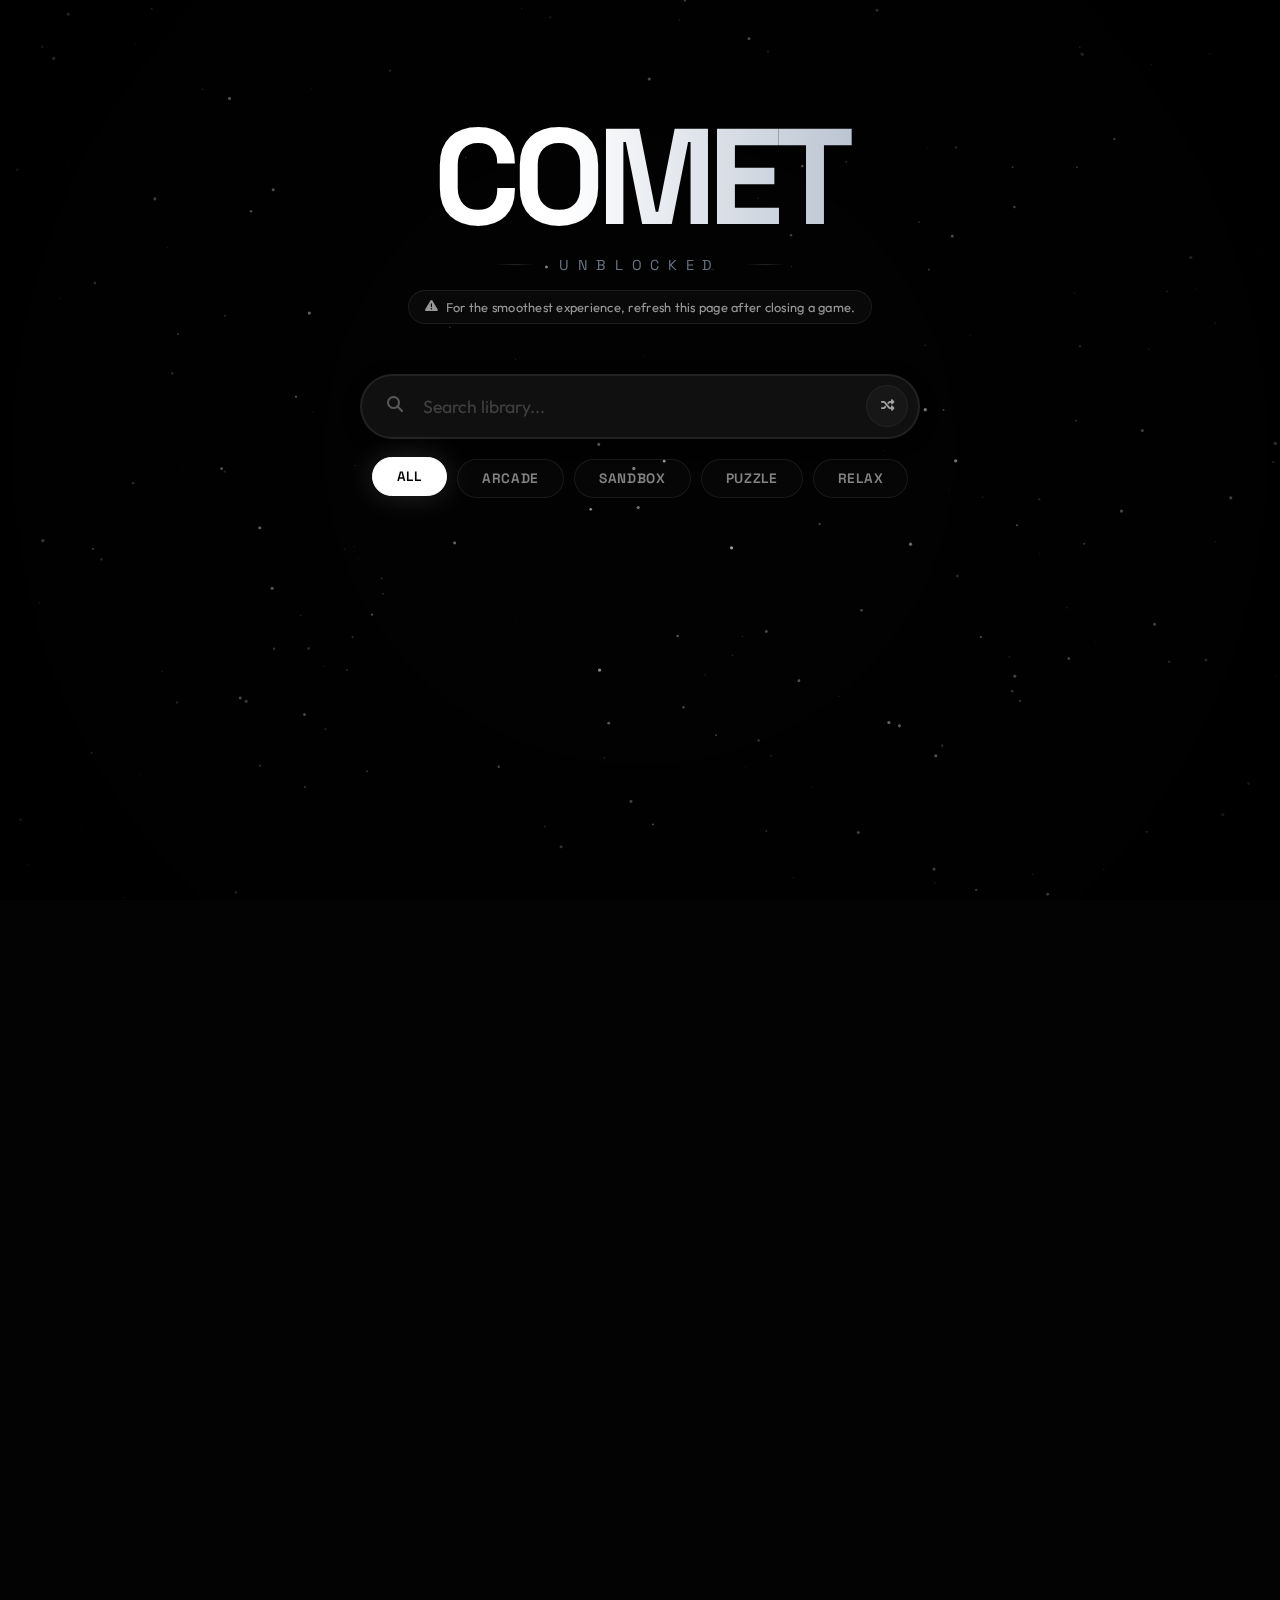
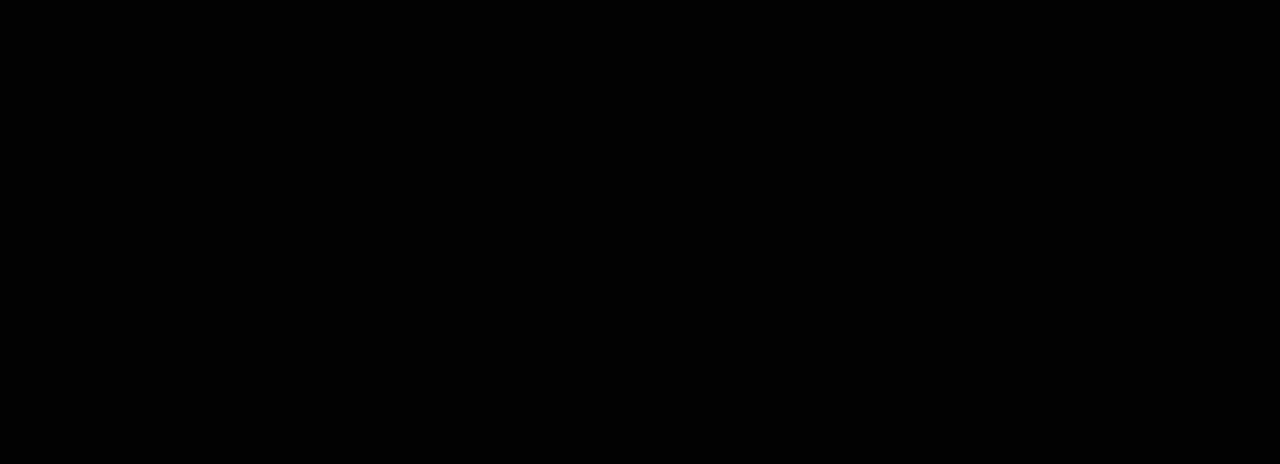
<file: index.html>
<!DOCTYPE html>
<html lang="en">
<head>
    <meta charset="UTF-8">
    <meta name="viewport" content="width=device-width, initial-scale=1.0, maximum-scale=1.0, user-scalable=no">
    <link rel="preconnect" href="https://fonts.googleapis.com">
    <link rel="preconnect" href="https://fonts.gstatic.com" crossorigin>
    <link href="https://fonts.googleapis.com/css2?family=Outfit:wght@300;400;500;700&family=Space+Grotesk:wght@300;500;700&family=JetBrains+Mono:wght@500&display=swap" rel="stylesheet">
    <link rel="stylesheet" href="https://cdnjs.cloudflare.com/ajax/libs/font-awesome/6.4.0/css/all.min.css">
    <style>
        :root {
            --bg-color: #030303;
            --card-bg: rgba(20, 20, 20, 0.6);
            --card-border: rgba(255, 255, 255, 0.08);
            --text-primary: #ffffff;
            --text-secondary: #94a3b8;
            --accent: #38bdf8;
            --surface: rgba(255, 255, 255, 0.03);
            --border: rgba(255, 255, 255, 0.08);
            --error: #f43f5e;
            --cat-arcade: #d946ef;
            --cat-sandbox: #0ea5e9;
            --cat-puzzle: #f59e0b;
            --cat-relax: #10b981;
        }
        * { box-sizing: border-box; margin: 0; padding: 0; }
        body {
            background-color: var(--bg-color);
            font-family: 'Outfit', sans-serif;
            color: var(--text-primary);
            min-height: 100vh;
            overflow-x: hidden;
            position: relative;
        }
        #starfield {
            position: fixed;
            top: 0; left: 0;
            width: 100%; height: 100%;
            z-index: -3;
        }
        .vignette {
            position: fixed;
            top: 0; left: 0; width: 100%; height: 100%;
            background: radial-gradient(circle at center, transparent 0%, #000 120%);
            z-index: -2;
            pointer-events: none;
        }
        #main-menu {
            min-height: 100vh;
            display: flex;
            flex-direction: column;
            align-items: center;
            transition: opacity 0.5s ease;
        }
        #main-menu.hidden {
            opacity: 0;
            pointer-events: none;
        }
        header {
            text-align: center;
            margin: 120px 0 50px;
            width: 100%;
            max-width: 800px;
            padding: 0 20px;
            position: relative;
            z-index: 2;
        }
        h1 {
            font-family: 'Space Grotesk', sans-serif;
            font-size: 8.5rem;
            font-weight: 700;
            line-height: 0.85;
            letter-spacing: -0.06em;
            background: linear-gradient(to right, #ffffff 20%, #94a3b8 50%, #ffffff 80%);
            background-size: 200% auto;
            -webkit-background-clip: text;
            background-clip: text;
            color: transparent;
            margin: 0;
            animation: shine 10s linear infinite;
        }
        @keyframes shine {
            to { background-position: 200% center; }
        }
        .subtitle {
            margin-top: 20px;
            font-family: 'Space Grotesk', sans-serif;
            color: var(--text-secondary);
            font-size: 0.9rem;
            letter-spacing: 0.6em;
            text-transform: uppercase;
            opacity: 0.7;
            display: flex;
            align-items: center;
            justify-content: center;
            gap: 24px;
        }
        .subtitle::before, .subtitle::after {
            content: ''; height: 1px; width: 40px; background: linear-gradient(90deg, transparent, rgba(255,255,255,0.2), transparent);
        }
        .session-warning {
            margin-top: 16px;
            font-size: 0.8rem;
            color: rgba(255,255,255,0.58);
            background: rgba(255,255,255,0.03);
            border: 1px solid rgba(255,255,255,0.08);
            border-radius: 999px;
            padding: 8px 16px;
            backdrop-filter: blur(8px);
            letter-spacing: 0.02em;
            display: inline-flex;
            align-items: center;
            gap: 8px;
        }
        .controls-container {
            width: 100%;
            max-width: 600px;
            margin-bottom: 50px;
            display: flex;
            flex-direction: column;
            gap: 20px;
            padding: 0 20px;
            z-index: 10;
        }
        .search-container {
            position: relative;
            width: 100%;
            border-radius: 100px;
            background: rgba(20, 20, 20, 0.8);
            border: 1px solid rgba(255,255,255,0.08);
            transition: all 0.35s cubic-bezier(0.2, 0.8, 0.2, 1);
            display: flex;
            align-items: center;
            padding: 6px;
            box-shadow: 0 4px 20px rgba(0,0,0,0.2);
            backdrop-filter: blur(20px);
            isolation: isolate;
            overflow: visible;
        }
        @property --ring-angle {
            syntax: '<angle>';
            inherits: false;
            initial-value: 0deg;
        }
        .search-container::before {
            content: '';
            position: absolute;
            inset: -2px;
            padding: 2px;
            border-radius: inherit;
            --ring-angle: 0deg;
            background: conic-gradient(
                from var(--ring-angle),
                #2563eb,
                #7c3aed,
                #020617,
                #2563eb
            );
            -webkit-mask: linear-gradient(#fff 0 0) content-box, linear-gradient(#fff 0 0);
            -webkit-mask-composite: xor;
            mask-composite: exclude;
            opacity: 0;
            transform: scale(0.99);
            transition: opacity 0.45s ease, transform 0.45s ease;
            animation: searchRingFlow 2.8s linear infinite;
            z-index: 1;
            pointer-events: none;
        }
        .search-container::after {
            content: '';
            position: absolute;
            inset: 0;
            border-radius: inherit;
            box-shadow: inset 0 0 0 1px rgba(255,255,255,0.08);
            z-index: 0;
            pointer-events: none;
        }
        .search-container:focus-within {
            background: rgba(30,30,30,0.95);
            border-color: rgba(255,255,255,0.08);
            transform: scale(1.02);
            box-shadow: 0 10px 40px rgba(0,0,0,0.5);
        }
        .search-container:focus-within::before {
            opacity: 1;
            transform: scale(1);
        }
        @keyframes searchRingFlow {
            to { --ring-angle: 360deg; }
        }
        .search-icon {
            width: 20px; height: 20px;
            margin-left: 20px;
            color: rgba(255,255,255,0.3);
        }
        .search-input {
            flex: 1;
            background: transparent;
            border: none;
            padding: 14px 16px;
            color: white;
            font-family: 'Outfit', sans-serif;
            font-size: 1.1rem;
            font-weight: 400;
            outline: none;
        }
        .search-input::placeholder { color: rgba(255,255,255,0.2); }
        .search-container:focus-within .search-input::placeholder { color: rgba(255,255,255,0.5); }
        .action-btn {
            background: rgba(255,255,255,0.03);
            border: 1px solid rgba(255,255,255,0.05);
            color: rgba(255,255,255,0.6);
            width: 42px; height: 42px;
            border-radius: 50%;
            cursor: pointer;
            display: flex;
            align-items: center;
            justify-content: center;
            margin-right: 5px;
            transition: all 0.2s cubic-bezier(0.2, 0.8, 0.2, 1);
        }
        .action-btn:hover { background: rgba(255,255,255,0.1); color: #fff; transform: scale(1.1); border-color: rgba(255,255,255,0.3); }
        .action-btn:active { transform: scale(0.95); }
        .filters {
            display: flex;
            justify-content: center;
            gap: 10px;
            flex-wrap: wrap;
        }
        .filter-btn {
            background: rgba(255,255,255,0.02);
            border: 1px solid rgba(255,255,255,0.08);
            color: rgba(255,255,255,0.5);
            padding: 10px 24px;
            border-radius: 100px;
            cursor: pointer;
            font-size: 0.85rem;
            transition: all 0.3s ease;
            font-family: 'Space Grotesk', sans-serif;
            font-weight: 600;
            text-transform: uppercase;
            letter-spacing: 0.05em;
        }
        .filter-btn:hover {
            border-color: rgba(255,255,255,0.3);
            color: white;
            background: rgba(255,255,255,0.08);
            transform: translateY(-2px);
        }
        .filter-btn.active {
            background: #fff;
            color: #000;
            border-color: #fff;
            box-shadow: 0 0 30px rgba(255,255,255,0.15);
            transform: translateY(-2px);
        }
        .grid {
            display: grid;
            grid-template-columns: repeat(auto-fill, minmax(240px, 1fr));
            gap: 24px;
            width: 90%;
            max-width: 1200px;
            padding-bottom: 120px;
            z-index: 5;
            perspective: 2000px;
        }
        .card {
            background: var(--card-bg);
            border-radius: 20px;
            height: 260px;
            position: relative;
            display: flex;
            flex-direction: column;
            align-items: center;
            justify-content: center;
            text-decoration: none;
            cursor: pointer;
            transform-style: preserve-3d;
            border: 1px solid rgba(255,255,255,0.05);
            opacity: 0;
            animation: cardEntrance 0.6s cubic-bezier(0.2, 0.8, 0.2, 1) forwards;
            backdrop-filter: blur(10px);
        }
        @keyframes cardEntrance {
            from {
                opacity: 0;
                transform: translateY(30px) scale(0.95);
            }
            to {
                opacity: 1;
                transform: translateY(0) scale(1);
            }
        }
        .card::after {
            content: "";
            position: absolute;
            inset: -1px;
            border-radius: 20px;
            padding: 1px;
            background: radial-gradient(
                600px circle at var(--mouse-x) var(--mouse-y),
                rgba(255, 255, 255, 0.7),
                transparent 40%
            );
            -webkit-mask: linear-gradient(#fff 0 0) content-box, linear-gradient(#fff 0 0);
            -webkit-mask-composite: xor;
            mask-composite: exclude;
            pointer-events: none;
            opacity: 0;
            transition: opacity 0.3s;
        }
        .card::before {
            content: "";
            position: absolute;
            inset: 0;
            border-radius: 20px;
            background: radial-gradient(
                800px circle at var(--mouse-x) var(--mouse-y),
                rgba(255, 255, 255, 0.06),
                transparent 40%
            );
            opacity: 0;
            transition: opacity 0.3s;
            pointer-events: none;
        }
        .card:hover {
            background: rgba(30,30,30,0.8);
            z-index: 10;
        }
        .card:hover::after, .card:hover::before { opacity: 1; }
        .card-content {
            transform: translateZ(30px);
            display: flex;
            flex-direction: column;
            align-items: center;
            z-index: 2;
            pointer-events: none;
        }
        .card-icon {
            font-size: 3.5rem;
            margin-bottom: 24px;
            color: rgba(255,255,255,0.25);
            transition: all 0.4s cubic-bezier(0.34, 1.56, 0.64, 1);
        }
        .card:hover .card-icon {
            color: #fff;
            filter: drop-shadow(0 0 15px var(--glow-color));
            transform: scale(1.15) rotate(3deg);
        }
        .card h2 {
            font-size: 1.1rem;
            font-weight: 500;
            color: var(--text-secondary);
            transition: color 0.3s;
            letter-spacing: 0.03em;
        }
        .card:hover h2 { color: white; }
        .card-tag {
            position: absolute;
            top: 15px; right: 15px;
            font-size: 0.6rem;
            font-weight: 700;
            text-transform: uppercase;
            letter-spacing: 0.1em;
            padding: 5px 10px;
            border-radius: 8px;
            background: rgba(255,255,255,0.03);
            border: 1px solid rgba(255,255,255,0.08);
            color: rgba(255,255,255,0.3);
            transition: all 0.3s;
            transform: translateZ(10px);
        }
        .card[data-cat="arcade"] { --glow-color: var(--cat-arcade); }
        .card[data-cat="sandbox"] { --glow-color: var(--cat-sandbox); }
        .card[data-cat="puzzle"] { --glow-color: var(--cat-puzzle); }
        .card[data-cat="relax"] { --glow-color: var(--cat-relax); }
        .card:hover .card-tag {
            background: var(--glow-color);
            color: #000;
            border-color: var(--glow-color);
            box-shadow: 0 0 20px var(--glow-color);
        }
        #loader-ui {
            position: fixed;
            top: 50%;
            left: 50%;
            transform: translate(-50%, -50%);
            z-index: 100;
            width: 360px;
            padding: 40px;
            background: var(--surface);
            border: 1px solid var(--border);
            border-radius: 24px;
            backdrop-filter: blur(20px);
            -webkit-backdrop-filter: blur(20px);
            box-shadow: 0 20px 50px rgba(0,0,0,0.5);
            display: none;
            flex-direction: column;
            align-items: center;
            transition: all 0.8s cubic-bezier(0.2, 0.8, 0.2, 1);
        }
        #loader-ui.visible {
            display: flex;
        }
        #loader-ui.hidden {
            opacity: 0;
            transform: translate(-50%, -50%) scale(0.95);
            pointer-events: none;
        }
        .logo-container {
            position: relative;
            width: 64px;
            height: 64px;
            margin-bottom: 24px;
            display: flex;
            align-items: center;
            justify-content: center;
        }
        .logo-circle {
            width: 100%;
            height: 100%;
            border-radius: 50%;
            border: 2px solid var(--border);
            position: absolute;
            animation: breathe 4s infinite ease-in-out;
        }
        .logo-inner {
            width: 32px;
            height: 32px;
            background: var(--text-primary);
            border-radius: 50%;
            box-shadow: 0 0 20px var(--accent-glow);
            animation: pulse 2s infinite cubic-bezier(0.4, 0, 0.6, 1);
        }
        @keyframes breathe { 0%, 100% { transform: scale(1); opacity: 0.5; } 50% { transform: scale(1.1); opacity: 1; } }
        @keyframes pulse { 0%, 100% { opacity: 0.8; transform: scale(0.95); } 50% { opacity: 1; transform: scale(1); } }
        #loader-title {
            font-size: 20px;
            font-weight: 600;
            margin: 0 0 8px 0;
            letter-spacing: -0.02em;
        }
        .loader-subtitle {
            font-size: 13px;
            color: var(--text-secondary);
            font-weight: 400;
            margin-bottom: 32px;
            text-align: center;
            height: 20px;
        }
        .progress-track {
            width: 100%;
            height: 4px;
            background: var(--border);
            border-radius: 4px;
            overflow: hidden;
            position: relative;
        }
        .progress-fill {
            position: absolute;
            top: 0; left: 0; bottom: 0;
            width: 0%;
            background: linear-gradient(90deg, #38bdf8, #22d3ee, #38bdf8);
            background-size: 220% 100%;
            border-radius: 4px;
            transition: width 0.4s cubic-bezier(0.2, 0.8, 0.2, 1);
            box-shadow: 0 0 14px rgba(56, 189, 248, 0.5);
            animation: progressShimmer 2s linear infinite;
        }
        @keyframes progressShimmer {
            to { background-position: 220% 0; }
        }
        .status-row {
            display: flex;
            justify-content: space-between;
            width: 100%;
            margin-top: 12px;
            font-size: 11px;
            font-family: 'JetBrains Mono', monospace;
            color: var(--text-secondary);
            font-weight: 500;
        }
        .loader-meta {
            margin-top: 10px;
            width: 100%;
            text-align: left;
            font-size: 11px;
            color: rgba(255,255,255,0.5);
            font-family: 'JetBrains Mono', monospace;
            min-height: 14px;
        }
        #game-root {
            position: fixed;
            inset: 0;
            opacity: 0;
            pointer-events: none;
            transition: opacity 0.5s ease;
            z-index: 50;
            background: var(--bg-color);
            overflow: hidden;
        }
        #game-root.active {
            opacity: 1;
            pointer-events: auto;
        }
        #game-frame {
            width: 100%;
            height: 100%;
            border: none;
            background: var(--bg-color);
        }
        .nav-reveal-zone {
            position: fixed;
            top: 0;
            left: 0;
            width: 190px;
            height: 130px;
            z-index: 59;
        }
        #game-root:not(.active) .nav-reveal-zone {
            pointer-events: none;
        }
        .game-header {
            position: fixed;
            top: 20px;
            left: 20px;
            z-index: 60;
            display: flex;
            gap: 10px;
            opacity: 1;
            filter: blur(0);
            transform: translateY(0);
            transition: opacity 0.35s ease, filter 0.35s ease, transform 0.35s ease;
        }
        .game-header.hidden-controls {
            opacity: 0;
            filter: blur(10px);
            transform: translateY(-8px);
            pointer-events: none;
        }
        .nav-btn {
            background: rgba(20,20,20,0.8);
            backdrop-filter: blur(10px);
            border: 1px solid rgba(255,255,255,0.1);
            color: white;
            width: 40px;
            height: 40px;
            border-radius: 50%;
            display: flex;
            align-items: center;
            justify-content: center;
            cursor: pointer;
            transition: all 0.3s ease;
            font-size: 1.2rem;
        }
        .nav-btn:hover {
            background: rgba(255,255,255,0.1);
            transform: scale(1.1);
            border-color: rgba(255,255,255,0.3);
        }
        #error-toast {
            position: fixed;
            bottom: 32px;
            left: 50%;
            transform: translateX(-50%);
            background: rgba(244, 63, 94, 0.1);
            border: 1px solid rgba(244, 63, 94, 0.3);
            color: var(--error);
            padding: 12px 24px;
            border-radius: 12px;
            font-size: 13px;
            font-weight: 500;
            backdrop-filter: blur(10px);
            display: none;
            z-index: 200;
            animation: slideUp 0.3s ease-out;
        }
        .no-results {
            grid-column: 1 / -1;
            text-align: center;
            padding: 80px;
            color: rgba(255,255,255,0.2);
            font-size: 1.1rem;
            display: flex;
            flex-direction: column;
            align-items: center;
            gap: 16px;
        }
        @media (max-width: 700px) {
            h1 { font-size: 4.5rem; }
            header { margin-top: 70px; margin-bottom: 40px; }
            .grid { grid-template-columns: repeat(2, 1fr); gap: 12px; width: 94%; }
            .card { height: 180px; }
            .card-icon { font-size: 2.5rem; margin-bottom: 12px; }
            .controls-container { width: 94%; padding: 0; }
        }
        @keyframes slideUp { 
            from { transform: translate(-50%, 20px); opacity: 0; } 
            to { transform: translate(-50%, 0); opacity: 1; } 
        }
    </style>
</head>
<body>
    <canvas id="starfield"></canvas>
    <div class="vignette"></div>

    <div id="main-menu">
        <header>
            <h1>COMET</h1>
            <div class="subtitle">UNBLOCKED</div>
            <div class="session-warning"><i class="fa-solid fa-triangle-exclamation"></i>For the smoothest experience, refresh this page after closing a game.</div>
        </header>

        <div class="controls-container">
            <div class="search-container">
                <i class="fa-solid fa-magnifying-glass search-icon"></i>
                <input type="text" id="searchInput" class="search-input" placeholder="Search library..." autocomplete="off">
                <button class="action-btn" id="randomBtn" title="Random">
                    <i class="fa-solid fa-shuffle"></i>
                </button>
                <button class="action-btn" id="clearBtn" title="Clear" style="display: none;">
                    <i class="fa-solid fa-xmark"></i>
                </button>
            </div>

            <div class="filters">
                <button class="filter-btn active" data-filter="all">All</button>
                <button class="filter-btn" data-filter="arcade">Arcade</button>
                <button class="filter-btn" data-filter="sandbox">Sandbox</button>
                <button class="filter-btn" data-filter="puzzle">Puzzle</button>
                <button class="filter-btn" data-filter="relax">Relax</button>
            </div>
        </div>

        <div class="grid" id="grid"></div>
    </div>

    <div id="loader-ui">
        <div class="logo-container">
            <div class="logo-circle"></div>
            <div class="logo-inner"></div>
        </div>
        <div id="loader-title">Loading...</div>
        <div class="loader-subtitle" id="loader-subtitle">Initializing Environment...</div>
        <div class="progress-track">
            <div class="progress-fill" id="progress-bar"></div>
        </div>
        <div class="status-row">
            <span id="loader-log">WAITING</span>
            <span id="loader-pct">0%</span>
        </div>
        <div class="loader-meta" id="loader-meta">Last update: checking...</div>
    </div>

    <div id="game-root">
        <div class="nav-reveal-zone" aria-hidden="true"></div>
        <div class="game-header">
            <button class="nav-btn" id="back-to-menu" title="Back to Menu">
                <i class="fa-solid fa-arrow-left"></i>
            </button>
            <button class="nav-btn" id="reload-game" title="Reload">
                <i class="fa-solid fa-rotate-right"></i>
            </button>
        </div>
        <iframe id="game-frame" sandbox="allow-scripts allow-same-origin allow-forms allow-popups allow-modals allow-downloads allow-pointer-lock allow-orientation-lock"></iframe>
    </div>

    <div id="error-toast">Connection lost. Retrying...</div>

    <script>
        (function() {
            const canvas = document.getElementById('starfield');
            const ctx = canvas.getContext('2d', { alpha: true, desynchronized: true });
            let width, height, dpr;
            let stars = [];
            let lastTime = performance.now();
            let pointerX = 0;
            let pointerY = 0;
            const isLowEnd = (navigator.hardwareConcurrency && navigator.hardwareConcurrency <= 4) || /CrOS/.test(navigator.userAgent);
            const STAR_COUNT = isLowEnd ? 90 : 220;

            function resize() {
                width = window.innerWidth;
                height = window.innerHeight;
                dpr = Math.min(window.devicePixelRatio || 1, 1.5);
                canvas.width = Math.floor(width * dpr);
                canvas.height = Math.floor(height * dpr);
                canvas.style.width = width + 'px';
                canvas.style.height = height + 'px';
                ctx.setTransform(dpr, 0, 0, dpr, 0, 0);
                initStars();
            }

            class Star {
                constructor() { this.reset(true); }
                reset(firstSpawn = false) {
                    this.depth = Math.random();
                    this.layerSpeed = 6 + this.depth * 22;
                    this.size = 0.35 + this.depth * 1.35;
                    this.baseAlpha = 0.18 + this.depth * 0.55;
                    this.twinklePhase = Math.random() * Math.PI * 2;
                    this.twinkleSpeed = 0.6 + this.depth * 1.4;
                    this.driftX = (Math.random() - 0.5) * (0.12 + this.depth * 0.22);
                    this.driftY = (Math.random() - 0.5) * (0.12 + this.depth * 0.22);
                    this.x = firstSpawn ? Math.random() * width : (Math.random() < 0.5 ? -20 : width + 20);
                    this.y = firstSpawn ? Math.random() * height : Math.random() * height;
                }
                update(dt, t) {
                    this.x += this.layerSpeed * dt + this.driftX;
                    this.y += this.driftY;

                    if (this.x > width + 24 || this.y < -24 || this.y > height + 24) {
                        this.reset(false);
                    }

                    const twinkle = 0.75 + Math.sin(t * this.twinkleSpeed + this.twinklePhase) * 0.25;
                    const alpha = this.baseAlpha * twinkle;

                    const parallaxX = pointerX * (0.5 + this.depth) * 0.012;
                    const parallaxY = pointerY * (0.5 + this.depth) * 0.012;
                    const drawX = this.x + parallaxX;
                    const drawY = this.y + parallaxY;

                    ctx.beginPath();
                    ctx.arc(drawX, drawY, this.size, 0, Math.PI * 2);
                    ctx.fillStyle = `rgba(255, 255, 255, ${Math.max(0, alpha)})`;
                    ctx.fill();
                }
            }

            function initStars() {
                stars = [];
                for (let i = 0; i < STAR_COUNT; i++) stars.push(new Star());
            }

            function animate(now = performance.now()) {
                const dt = Math.min((now - lastTime) / 1000, 0.033);
                lastTime = now;

                ctx.clearRect(0, 0, width, height);
                ctx.fillStyle = 'rgba(3, 3, 3, 0.18)';
                ctx.fillRect(0, 0, width, height);

                const time = now / 1000;
                for (let i = 0; i < stars.length; i++) {
                    stars[i].update(dt, time);
                }

                requestAnimationFrame(animate);
            }

            window.addEventListener('mousemove', (e) => {
                pointerX = e.clientX - width / 2;
                pointerY = e.clientY - height / 2;
            }, { passive: true });

            window.addEventListener('resize', resize);
            resize();
            animate();

            const gamesConfig = [
                { 
                    title: "2048", 
                    icon: "fa-solid fa-border-all", 
                    cat: "puzzle",
                    hasRepo: true,
                    repoPath: "2048",
                    entryFile: "index.html"
                },
                { 
                    title: "Blackjack", 
                    icon: "fa-solid fa-clover", 
                    cat: "arcade",
                    hasRepo: true,
                    repoPath: "Blackjack",
                    entryFile: "index.html"
                },
                { 
                    title: "Comet Craft", 
                    icon: "fa-brands fa-unity", 
                    cat: "sandbox",
                    hasRepo: true,
                    repoPath: "CometCraft",
                    entryFile: "index.html"
                },
                { 
                    title: "Cosmic Drop", 
                    icon: "fa-solid fa-meteor", 
                    cat: "arcade",
                    hasRepo: true,
                    repoPath: "CosmicDrop",
                    entryFile: "index.html"
                },
                { 
                    title: "Money Clicker", 
                    icon: "fa-solid fa-sack-dollar", 
                    cat: "arcade",
                    hasRepo: true,
                    repoPath: "Money%20Clicker",
                    entryFile: "index.html"
                },
                { 
                    title: "Sandbox", 
                    icon: "fa-solid fa-hourglass", 
                    cat: "sandbox",
                    hasRepo: true,
                    repoPath: "Sandbox",
                    entryFile: "index.html"
                },
                { 
                    title: "Void Breaker", 
                    icon: "fa-solid fa-diamond", 
                    cat: "arcade",
                    hasRepo: true,
                    repoPath: "VoidBreaker",
                    entryFile: "index.html"
                },
                { 
                    title: "WikiFlow", 
                    icon: "fa-brands fa-wikipedia-w", 
                    cat: "puzzle",
                    hasRepo: true,
                    repoPath: "WikiFlow",
                    entryFile: "index.html"
                },
                { 
                    title: "Perfect Circle", 
                    icon: "fa-regular fa-circle", 
                    cat: "puzzle",
                    hasRepo: true,
                    repoPath: "PerfectCircle",
                    entryFile: "index.html"
                },
                { 
                    title: "Kern Type", 
                    icon: "fa-solid fa-font", 
                    cat: "puzzle",
                    hasRepo: false,
                    siteUrl: "https://sites.google.com/view/cometunb/font"
                },
                { 
                    title: "Stacker", 
                    icon: "fa-solid fa-layer-group", 
                    cat: "arcade",
                    hasRepo: false,
                    siteUrl: "https://sites.google.com/view/cometunb/t"
                },
                { 
                    title: "Stones", 
                    icon: "fa-regular fa-gem", 
                    cat: "relax",
                    hasRepo: false,
                    siteUrl: "https://sites.google.com/view/cometunb/st"
                },
                { 
                    title: "Fluid", 
                    icon: "fa-solid fa-water", 
                    cat: "relax",
                    hasRepo: false,
                    siteUrl: "https://sites.google.com/view/cometunb/fluid"
                },
                { 
                    title: "Flux", 
                    icon: "fa-solid fa-wave-square", 
                    cat: "relax",
                    hasRepo: false,
                    siteUrl: "https://sites.google.com/view/cometunb/fo"
                },
                { 
                    title: "Crystal", 
                    icon: "fa-solid fa-diamond", 
                    cat: "puzzle",
                    hasRepo: false,
                    siteUrl: "https://sites.google.com/view/cometunb/crystal"
                },
                { 
                    title: "Pong", 
                    icon: "fa-solid fa-table-tennis-paddle-ball", 
                    cat: "arcade",
                    hasRepo: false,
                    siteUrl: "https://sites.google.com/view/cometunb/po"
                },
                { 
                    title: "Flappy", 
                    icon: "fa-solid fa-dove", 
                    cat: "arcade",
                    hasRepo: false,
                    siteUrl: "https://sites.google.com/view/cometunb/fl"
                },
                { 
                    title: "Battleship", 
                    icon: "fa-solid fa-ship", 
                    cat: "puzzle",
                    hasRepo: false,
                    siteUrl: "https://sites.google.com/view/cometunb/bs"
                }
            ];

            const CFG = { 
                u: 'realdefinity', 
                r: 'cometunb', 
                b: 'main'
            };

            const MIRRORS = [
                `https://cdn.jsdelivr.net/gh/${CFG.u}/${CFG.r}@${CFG.b}/`,
                `https://cdn.statically.io/gh/${CFG.u}/${CFG.r}/${CFG.b}/`,
                `https://raw.githack.com/${CFG.u}/${CFG.r}/${CFG.b}/`,
                `https://raw.githubusercontent.com/${CFG.u}/${CFG.r}/${CFG.b}/`
            ];

            const grid = document.getElementById('grid');
            const searchInput = document.getElementById('searchInput');
            const clearBtn = document.getElementById('clearBtn');
            const randomBtn = document.getElementById('randomBtn');
            const filterBtns = document.querySelectorAll('.filter-btn');
            const mainMenu = document.getElementById('main-menu');
            const loaderUI = document.getElementById('loader-ui');
            const gameRoot = document.getElementById('game-root');
            let gameFrame = document.getElementById('game-frame');
            const gameHeader = document.querySelector('.game-header');
            const navRevealZone = document.querySelector('.nav-reveal-zone');
            const backBtn = document.getElementById('back-to-menu');
            const reloadBtn = document.getElementById('reload-game');
            const errorToast = document.getElementById('error-toast');
            const loaderTitle = document.getElementById('loader-title');
            const loaderSubtitle = document.getElementById('loader-subtitle');
            const progressBar = document.getElementById('progress-bar');
            const loaderLog = document.getElementById('loader-log');
            const loaderPct = document.getElementById('loader-pct');
            const loaderMeta = document.getElementById('loader-meta');

            let currentFilter = 'all';
            let currentSearch = '';
            let currentGame = null;
            let activeMirror = '';
            let activeBlobUrl = '';
            let controlsHideTimer = null;
            let updatePollTimer = null;
            const repoMetaCache = {};
            let activeGameCommit = '';
            let activeGameLastUpdated = '';
            const UPDATE_POLL_MS = 60000;

            function createFreshGameFrame() {
                const freshFrame = document.createElement('iframe');
                freshFrame.id = 'game-frame';
                freshFrame.setAttribute('sandbox', 'allow-scripts allow-same-origin allow-forms allow-popups allow-modals allow-downloads allow-pointer-lock allow-orientation-lock');
                gameFrame.replaceWith(freshFrame);
                gameFrame = freshFrame;
            }

            function teardownGameSession() {
                if (activeBlobUrl) {
                    URL.revokeObjectURL(activeBlobUrl);
                    activeBlobUrl = '';
                }
                gameRoot.classList.remove('active');
                createFreshGameFrame();
                hideGameControlsNow();
                clearUpdatePolling();
                loaderMeta.innerText = 'Last update: checking...';
            }

            function showGameControls() {
                gameHeader.classList.remove('hidden-controls');
                if (controlsHideTimer) clearTimeout(controlsHideTimer);
                controlsHideTimer = setTimeout(() => {
                    if (gameRoot.classList.contains('active')) {
                        gameHeader.classList.add('hidden-controls');
                    }
                }, 10000);
            }

            function hideGameControlsNow() {
                if (controlsHideTimer) clearTimeout(controlsHideTimer);
                controlsHideTimer = null;
                gameHeader.classList.add('hidden-controls');
            }

            function renderGrid() {
                grid.innerHTML = "";
                const matches = gamesConfig.filter(game => {
                    const s = game.title.toLowerCase().includes(currentSearch.toLowerCase());
                    const f = currentFilter === 'all' || game.cat === currentFilter;
                    return s && f;
                });

                if (matches.length === 0) {
                    grid.innerHTML = `
                        <div class="no-results">
                            <i class="fa-solid fa-satellite-dish" style="font-size: 2rem; margin-bottom: 10px;"></i>
                            <span>No signals found.</span>
                        </div>
                    `;
                    return;
                }

                matches.forEach((game, index) => {
                    const card = document.createElement('div');
                    card.className = 'card';
                    card.dataset.cat = game.cat;
                    card.style.animationDelay = `${index * 0.05}s`;
                    
                    card.innerHTML = `
                        <div class="card-tag">${game.cat}</div>
                        <div class="card-content">
                            <div class="card-icon"><i class="${game.icon}"></i></div>
                            <h2>${game.title}</h2>
                        </div>
                    `;
                    
                    let ticking = false;
                    card.addEventListener('mousemove', (e) => {
                        if (!ticking) {
                            window.requestAnimationFrame(() => {
                                const rect = card.getBoundingClientRect();
                                const x = e.clientX - rect.left;
                                const y = e.clientY - rect.top;
                                card.style.setProperty('--mouse-x', `${x}px`);
                                card.style.setProperty('--mouse-y', `${y}px`);
                                if (!isLowEnd && window.innerWidth > 768) {
                                    const centerX = rect.width / 2;
                                    const centerY = rect.height / 2;
                                    const rotateX = ((y - centerY) / centerY) * -5;
                                    const rotateY = ((x - centerX) / centerX) * 5;
                                    card.style.transform = `scale(1.02) rotateX(${rotateX}deg) rotateY(${rotateY}deg)`;
                                } else {
                                    card.style.transform = `scale(1.02)`;
                                }
                                ticking = false;
                            });
                            ticking = true;
                        }
                    });

                    card.addEventListener('mouseleave', () => {
                        card.style.transform = `scale(1)`;
                    });

                    card.addEventListener('click', () => loadGame(game));
                    grid.appendChild(card);
                });
            }

            async function loadGame(game) {
                currentGame = game;
                teardownGameSession();
                mainMenu.classList.add('hidden');
                loaderUI.classList.add('visible');
                loaderUI.classList.remove('hidden');
                updateProgress(0, 'INIT', 'Initializing game session...');

                if (game.hasRepo) {
                    loaderMeta.innerText = 'Last update: checking...';
                }

                if (game.hasRepo) {
                    await loadFromGitHub(game);
                } else {
                    loadFromGoogleSites(game);
                }
            }

            async function findMirror() {
                for (const m of MIRRORS) {
                    try {
                        const response = await fetch(m + '2048/index.html', { method: 'HEAD', mode: 'no-cors' });
                        return m;
                    } catch(e) {}
                }
                return MIRRORS[0];
            }

            function updateProgress(percent, log, subtitle) {
                progressBar.style.width = `${percent}%`;
                loaderPct.innerText = `${percent}%`;
                if (log) loaderLog.innerText = log;
                if (subtitle) loaderSubtitle.innerText = subtitle;
                if (percent < 20) loaderTitle.innerText = "Initializing Link";
                else if (percent < 40) loaderTitle.innerText = "Syncing Files";
                else if (percent < 70) loaderTitle.innerText = "Preparing Runtime";
                else if (percent < 90) loaderTitle.innerText = "Compiling Session";
                else loaderTitle.innerText = "Launch Ready";
            }

            function showError(message) {
                errorToast.style.display = 'block';
                errorToast.innerText = message;
                setTimeout(() => {
                    errorToast.style.display = 'none';
                }, 3000);
            }

            function formatUpdatedAt(iso) {
                if (!iso) return 'Unknown';
                const d = new Date(iso);
                if (Number.isNaN(d.getTime())) return 'Unknown';
                return d.toLocaleString();
            }

            async function fetchRepoMeta(game) {
                if (!game?.hasRepo) return null;
                const path = encodeURIComponent(`${game.repoPath}/index.html`);
                const apiUrl = `https://api.github.com/repos/${CFG.u}/${CFG.r}/commits?path=${path}&sha=${CFG.b}&per_page=1`;
                try {
                    const response = await fetch(apiUrl, { headers: { 'Accept': 'application/vnd.github+json' } });
                    if (!response.ok) return null;
                    const commits = await response.json();
                    const latest = Array.isArray(commits) ? commits[0] : null;
                    if (!latest) return null;
                    return {
                        sha: latest.sha || '',
                        updatedAt: latest.commit?.committer?.date || latest.commit?.author?.date || ''
                    };
                } catch (e) {
                    return null;
                }
            }

            function applyRepoMeta(meta) {
                activeGameCommit = meta?.sha || '';
                activeGameLastUpdated = meta?.updatedAt || '';
                loaderMeta.innerText = `Last update: ${formatUpdatedAt(activeGameLastUpdated)}`;
            }

            function clearUpdatePolling() {
                if (updatePollTimer) {
                    clearInterval(updatePollTimer);
                    updatePollTimer = null;
                }
            }

            function startUpdatePolling(game) {
                clearUpdatePolling();
                if (!game?.hasRepo) return;
                updatePollTimer = setInterval(async () => {
                    if (!gameRoot.classList.contains('active') || currentGame?.repoPath !== game.repoPath) return;
                    const meta = await fetchRepoMeta(game);
                    if (!meta?.sha || !activeGameCommit) return;
                    if (meta.sha !== activeGameCommit) {
                        repoMetaCache[game.repoPath] = meta;
                        showError('Update detected. Reloading game assets...');
                        loadGame(game);
                    }
                }, UPDATE_POLL_MS);
            }

            async function loadFromGitHub(game) {
                try {
                    updateProgress(8, 'CHECK', 'Checking for latest update...');
                    const latestMeta = await fetchRepoMeta(game);
                    if (latestMeta?.sha) {
                        repoMetaCache[game.repoPath] = latestMeta;
                        applyRepoMeta(latestMeta);
                    } else if (repoMetaCache[game.repoPath]) {
                        applyRepoMeta(repoMetaCache[game.repoPath]);
                    } else {
                        loaderMeta.innerText = 'Last update: unavailable';
                    }

                    updateProgress(16, 'MIRROR', 'Finding fastest mirror...');
                    activeMirror = await findMirror();

                    const cacheTag = activeGameCommit || Date.now();
                    const baseUrl = activeMirror + game.repoPath + '/';
                    
                    updateProgress(24, 'INDEX', 'Reading game manifest...');
                    
                    const assetMap = {
                        '2048': [
                            'css/base.css', 'css/game.css', 'css/ui.css',
                            'js/config.js', 'js/game.js', 'js/main.js', 'js/tile.js', 'js/ui.js'
                        ],
                        'Blackjack': [
                            'css/base.css', 'css/cards.css', 'css/game.css',
                            'js/audio.js', 'js/data.js', 'js/game.js', 'js/main.js', 'js/state.js', 'js/ui.js'
                        ],
                        'CometCraft': [
                            'css/base.css', 'css/components.css', 'css/layout.css',
                            'js/data.js', 'js/game.js', 'js/main.js', 'js/state.js', 'js/ui.js'
                        ],
                        'CosmicDrop': [
                            'css/base.css', 'css/game.css', 'css/ui.css',
                            'js/audio.js', 'js/data.js', 'js/game.js', 'js/main.js', 'js/render.js'
                        ],
                        'Money%20Clicker': [
                            'css/base.css', 'css/components.css', 'css/layout.css',
                            'js/audio.js', 'js/game.js', 'js/main.js', 'js/state.js', 'js/ui.js'
                        ],
                        'Sandbox': [
                            'css/style.css',
                            'js/input.js', 'js/main.js', 'js/render.js', 'js/sim.js', 'js/state.js'
                        ],
                        'VoidBreaker': [
                            'css/base.css', 'css/ui.css',
                            'js/audio.js', 'js/data.js', 'js/game.js', 'js/main.js', 'js/ui.js'
                        ],
                        'WikiFlow': [
                            'css/base.css', 'css/components.css', 'css/layout.css', 'css/themes.css',
                            'js/game.js', 'js/main.js', 'js/state.js', 'js/ui.js'
                        ],
                        'PerfectCircle': [
                            'css/base.css', 'css/components.css', 'css/layout.css',
                            'js/audio.js', 'js/game.js', 'js/main.js', 'js/state.js', 'js/ui.js'
                        ]
                    };

                    const gameKey = game.repoPath;
                    const assets = assetMap[gameKey] || [];
                    
                    updateProgress(36, 'HTML', 'Loading game shell...');
                    
                    let htmlContent = '';
                    try {
                        const htmlResponse = await fetch(baseUrl + 'index.html?t=' + cacheTag);
                        htmlContent = await htmlResponse.text();
                    } catch (e) {
                        console.warn('Could not fetch HTML, using minimal structure');
                        htmlContent = '<!DOCTYPE html><html><head><title>' + game.title + '</title></head><body><div id="game-container"></div></body></html>';
                    }

                    updateProgress(52, 'ASSETS', 'Downloading assets...');
                    
                    const cache = {};
                    let completed = 0;
                    
                    await Promise.all(assets.map(async (assetPath) => {
                        try {
                            const url = baseUrl + assetPath + '?t=' + cacheTag;
                            const response = await fetch(url);
                            if (response.ok) {
                                const content = await response.text();
                                cache[assetPath] = content;
                            }
                            completed++;
                            updateProgress(
                                50 + Math.floor((completed / assets.length) * 30),
                                'LOAD',
                                `Loading assets (${completed}/${assets.length})...`
                            );
                        } catch (e) {
                            completed++;
                        }
                    }));

                    updateProgress(86, 'BUILD', 'Building isolated runtime...');
                    
                    const parser = new DOMParser();
                    const doc = parser.parseFromString(htmlContent, 'text/html');
                    
                    let gameHTML = '<!DOCTYPE html>\n<html>\n<head>\n';
                    gameHTML += '<meta charset="UTF-8">\n';
                    gameHTML += '<meta name="viewport" content="width=device-width, initial-scale=1.0">\n';
                    
                    const fontLinks = doc.querySelectorAll('link[href*="fonts.googleapis.com"], link[href*="fonts.gstatic.com"]');
                    fontLinks.forEach(link => {
                        gameHTML += link.outerHTML + '\n';
                    });
                    
                    Object.entries(cache).forEach(([path, content]) => {
                        if (path.endsWith('.css')) {
                            gameHTML += `<style>${content}</style>\n`;
                        }
                    });
                    
                    gameHTML += '</head>\n<body>\n';
                    
                    const bodyContent = doc.body.innerHTML;
                    gameHTML += bodyContent + '\n';
                    
                    Object.entries(cache).forEach(([path, content]) => {
                        if (path.endsWith('.js')) {
                            gameHTML += `<script>${content}<\/script>\n`;
                        }
                    });
                    
                    const inlineScripts = doc.querySelectorAll('script:not([src])');
                    inlineScripts.forEach(script => {
                        gameHTML += `<script>${script.innerHTML}<\/script>\n`;
                    });
                    
                    gameHTML += '</body>\n</html>';
                    
                    updateProgress(98, 'LAUNCH', 'Launching game...');
                    
                    const blob = new Blob([gameHTML], { type: 'text/html' });
                    activeBlobUrl = URL.createObjectURL(blob);
                    gameFrame.src = activeBlobUrl;
                    
                    setTimeout(() => {
                        loaderUI.classList.add('hidden');
                        setTimeout(() => {
                            loaderUI.classList.remove('visible');
                            gameRoot.classList.add('active');
                            showGameControls();
                            startUpdatePolling(game);
                        }, 500);
                    }, 800);
                    
                } catch (e) {
                    console.error('Failed to load game:', e);
                    showError('Failed to load game. Falling back to embed...');
                    setTimeout(() => {
                        loadFromGoogleSites(currentGame);
                    }, 2000);
                }
            }

            function loadFromGoogleSites(game) {
                updateProgress(60, 'REDIRECT', 'Opening in a new tab...');
                loaderMeta.innerText = 'Last update: external source';
                const popup = window.open(game.siteUrl, '_blank', 'noopener,noreferrer');
                if (!popup) {
                    showError('Popup blocked. Please allow popups to open this game.');
                }
                setTimeout(() => {
                    loaderUI.classList.add('hidden');
                    setTimeout(() => {
                        loaderUI.classList.remove('visible');
                        mainMenu.classList.remove('hidden');
                    }, 500);
                }, 500);
            }

            searchInput.addEventListener('input', (e) => {
                currentSearch = e.target.value;
                clearBtn.style.display = currentSearch ? 'flex' : 'none';
                renderGrid();
            });

            clearBtn.addEventListener('click', () => {
                searchInput.value = '';
                currentSearch = '';
                clearBtn.style.display = 'none';
                renderGrid();
                searchInput.focus();
            });

            randomBtn.addEventListener('click', () => {
                const randomGame = gamesConfig[Math.floor(Math.random() * gamesConfig.length)];
                loadGame(randomGame);
            });

            filterBtns.forEach(btn => {
                btn.addEventListener('click', () => {
                    filterBtns.forEach(b => b.classList.remove('active'));
                    btn.classList.add('active');
                    currentFilter = btn.dataset.filter;
                    renderGrid();
                });
            });

            backBtn.addEventListener('click', () => {
                teardownGameSession();
                mainMenu.classList.remove('hidden');
            });

            reloadBtn.addEventListener('click', () => {
                if (currentGame) {
                    loadGame(currentGame);
                }
            });

            navRevealZone.addEventListener('mouseenter', showGameControls);
            navRevealZone.addEventListener('mousemove', showGameControls);

            renderGrid();
        })();
    </script>
</body>
</html>
</file>
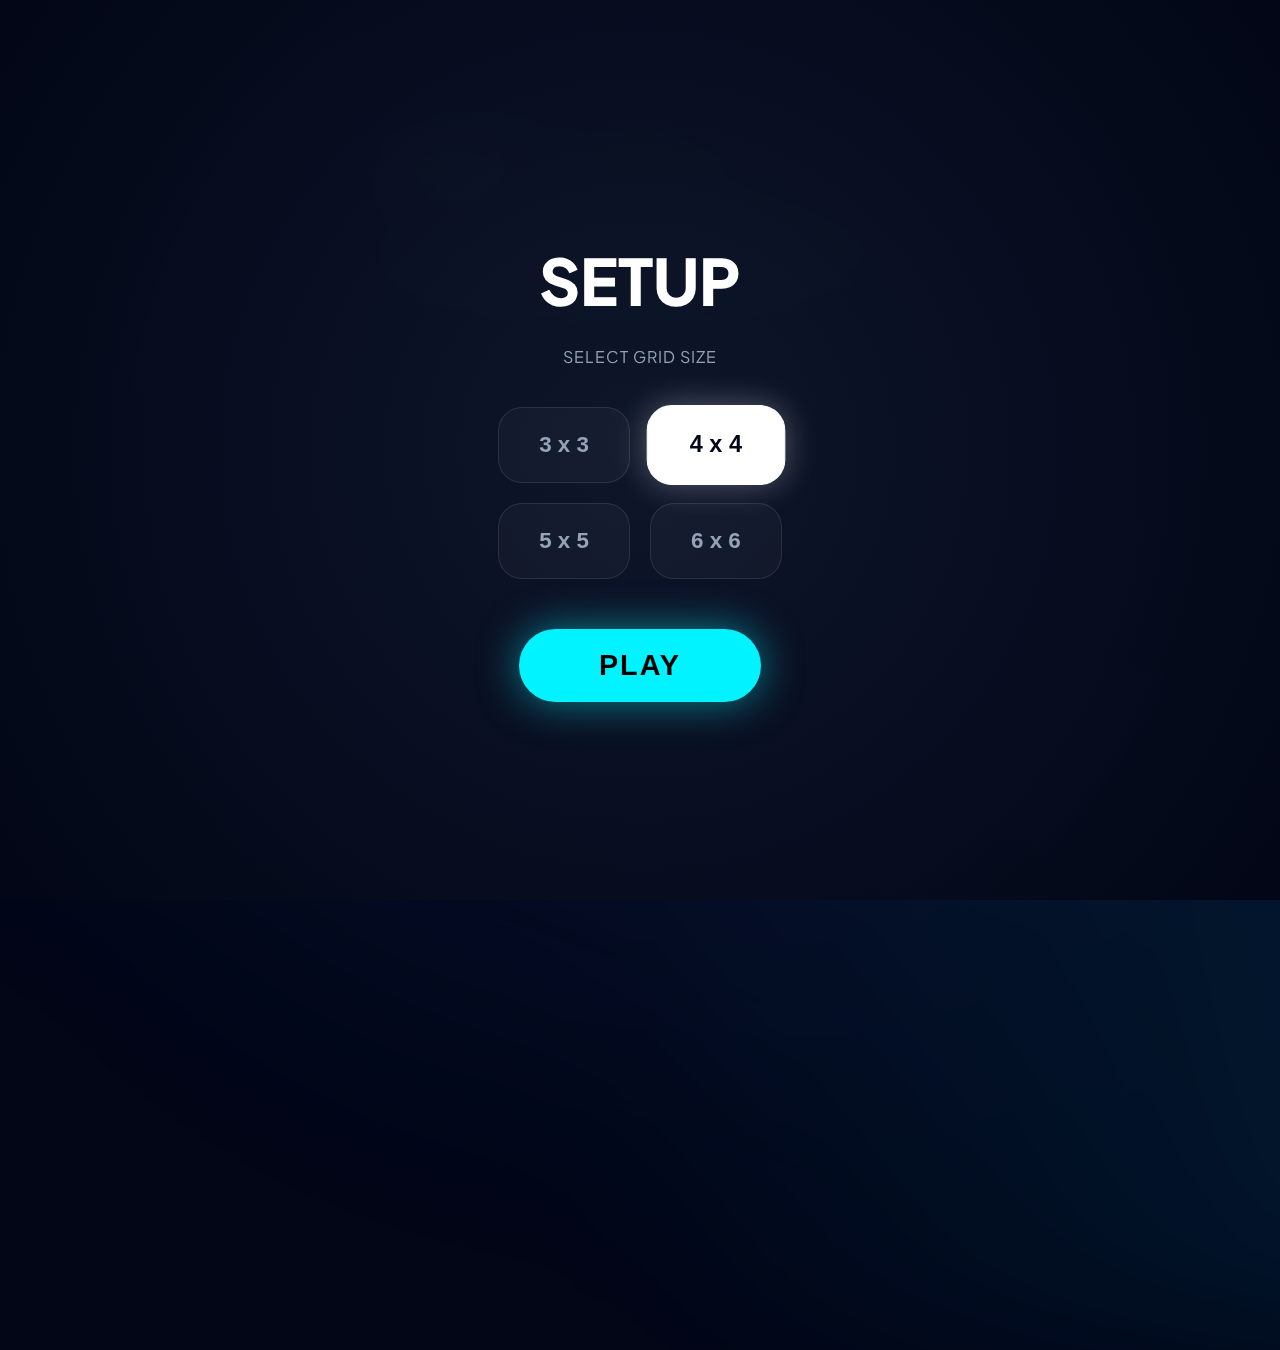
<file: 2048/index.html>
<!DOCTYPE html>
<html lang="en">
<head>
    <meta charset="UTF-8">
    <meta name="viewport" content="width=device-width, initial-scale=1.0, maximum-scale=1.0, user-scalable=no">
    <title>2048 FLUX</title>
    <link rel="preconnect" href="https://fonts.googleapis.com">
    <link rel="preconnect" href="https://fonts.gstatic.com" crossorigin>
    <link href="https://fonts.googleapis.com/css2?family=Plus+Jakarta+Sans:wght@400;600;800&display=swap" rel="stylesheet">
    
    <!-- Styles -->
    <link rel="stylesheet" href="css/base.css">
    <link rel="stylesheet" href="css/game.css">
    <link rel="stylesheet" href="css/ui.css">
</head>
<body>

    <div class="liquid-bg"></div>

    <div id="app">
        <!-- Header -->
        <div class="header">
            <div class="brand">
                <h1>2048</h1>
                <div class="tag">FLUX</div>
            </div>
            
            <div class="flux-container" title="Flux Energy">
                <div class="flux-icon">⚡</div>
                <div class="flux-bar-bg">
                    <div class="flux-bar-fill" id="flux-bar"></div>
                </div>
                <div class="flux-val" id="flux-val">0</div>
            </div>
        </div>

        <!-- Stats -->
        <div class="header">
            <div class="stats-row" style="width:100%">
                <div class="stat-card" style="flex:1">
                    <span class="stat-label">Score</span>
                    <span class="stat-val" id="score">0</span>
                </div>
                <div class="stat-card" style="flex:1">
                    <span class="stat-label">Best</span>
                    <span class="stat-val" id="best">0</span>
                </div>
            </div>
        </div>

        <!-- Board -->
        <div class="game-board" id="game-board">
            <div class="grid-bg" id="grid-bg"></div>
            <div class="tile-container" id="tile-layer"></div>
        </div>

        <!-- Controls -->
        <div class="controls">
            <button class="ctrl-btn" id="btn-undo" onclick="window.game.triggerUndo()">
                <span class="ctrl-icon">↺</span>
                <span class="ctrl-label">Undo</span>
                <span class="ctrl-cost">25 ⚡</span>
            </button>
            <button class="ctrl-btn" id="btn-destroy" onclick="window.game.triggerDestroy()">
                <span class="ctrl-icon">💥</span>
                <span class="ctrl-label">Smash</span>
                <span class="ctrl-cost">60 ⚡</span>
            </button>
            <button class="ctrl-btn" onclick="window.game.restart()">
                <span class="ctrl-icon">↻</span>
                <span class="ctrl-label">Reset</span>
                <span class="ctrl-cost">FREE</span>
            </button>
            <button class="ctrl-btn" onclick="window.ui.toggleMenu()">
                <span class="ctrl-icon">☰</span>
                <span class="ctrl-label">Menu</span>
                <span class="ctrl-cost">OPT</span>
            </button>
        </div>
    </div>

    <!-- Menu Overlay -->
    <div id="menu">
        <h1 style="font-size: 4rem; margin-bottom: 10px; font-weight: 800; color: #fff;">SETUP</h1>
        <p style="color: #94a3b8; margin-bottom: 40px; letter-spacing: 1px;">SELECT GRID SIZE</p>
        
        <div class="menu-grid">
            <button class="size-opt" onclick="window.ui.selectSize(3, this)">3 x 3</button>
            <button class="size-opt selected" onclick="window.ui.selectSize(4, this)">4 x 4</button>
            <button class="size-opt" onclick="window.ui.selectSize(5, this)">5 x 5</button>
            <button class="size-opt" onclick="window.ui.selectSize(6, this)">6 x 6</button>
        </div>
        
        <button class="play-btn" onclick="window.game.start()">PLAY</button>
    </div>

    <!-- Scripts (Order Matters) -->
    <script src="js/config.js"></script>
    <script src="js/tile.js"></script>
    <script src="js/ui.js"></script>
    <script src="js/game.js"></script>
    <script src="js/main.js"></script>
</body>
</html>
</file>
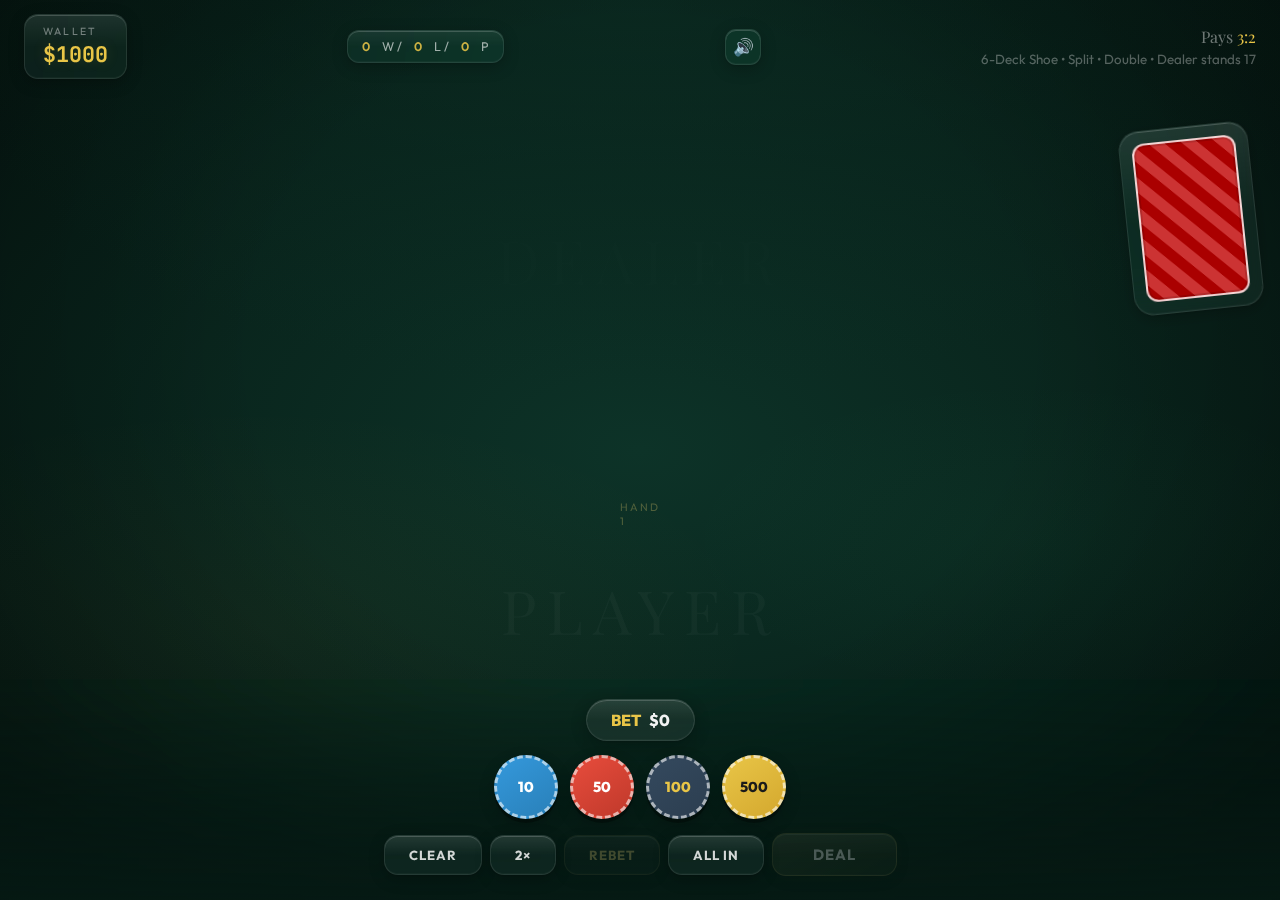
<file: Blackjack/index.html>
<!DOCTYPE html>
<html lang="en">
<head>
  <meta charset="UTF-8" />
  <meta name="viewport" content="width=device-width, initial-scale=1.0, maximum-scale=1.0, user-scalable=no" />
  <title>Liquid Glass Blackjack</title>
  <link rel="stylesheet" href="css/base.css">
  <link rel="stylesheet" href="css/game.css">
  <link rel="stylesheet" href="css/cards.css">
</head>
<body>
  <div id="table">
    <div class="deck-shoe" aria-hidden="true"></div>

    <div id="hud">
      <div class="stat-box">
        <span class="stat-label">Wallet</span>
        <span class="stat-value" id="wallet-val">$1000</span>
      </div>
      <div class="stat-box stat-loan" id="loan-box" style="display: none;">
        <span class="stat-label">Loan</span>
        <span class="stat-value stat-loan-val" id="loan-val">$0</span>
      </div>
      <div class="stats-row">
        <span id="stat-wins">0</span> W /
        <span id="stat-losses">0</span> L /
        <span id="stat-pushes">0</span> P
        <span class="streak-badge" id="streak-display" style="display: none;">🔥 <span id="streak-num">0</span></span>
      </div>
      <button class="btn-icon" id="btn-sound" onclick="toggleSound()" title="Sound">🔊</button>
      <div class="rules">
        <div>Pays <span style="color:var(--gold)">3:2</span></div>
        <small>6-Deck Shoe • Split • Double • Dealer stands 17</small>
      </div>
    </div>

    <div class="hand-container dealer-area" id="dealer-area">
      <div class="hand-label">Dealer</div>
      <div class="cards-wrapper" id="dealer-cards"></div>
      <div class="score-badge" id="dealer-score">0</div>
    </div>

    <div class="hand-container" id="player-area">
      <div class="hand-label">Player</div>
      <div class="player-hands-row single" id="player-hands-row">
        <div class="hand-slot active" data-hand="0">
          <span class="hand-slot-label">Hand 1</span>
          <div class="cards-wrapper" id="player-cards-0"></div>
          <div class="score-badge" id="player-score-0">0</div>
        </div>
        <div class="hand-slot inactive" data-hand="1">
          <span class="hand-slot-label">Hand 2</span>
          <div class="cards-wrapper" id="player-cards-1"></div>
          <div class="score-badge" id="player-score-1">0</div>
        </div>
      </div>
    </div>

    <!-- Bottom controls zone -->
    <div class="controls-zone">
      <div id="insurance-strip" class="insurance-strip" style="display: none;">
        <p class="insurance-msg">Dealer has Ace. Insurance pays 2:1 if dealer has blackjack.</p>
        <div class="insurance-btns">
          <button class="btn btn-util" onclick="takeInsurance()">Take insurance ($<span id="insurance-amt">0</span>)</button>
          <button class="btn btn-stand" onclick="declineInsurance()">No thanks</button>
        </div>
      </div>

      <div id="gameplay-controls">
        <button class="btn btn-hit" id="btn-hit" onclick="hit()">Hit</button>
        <button class="btn btn-stand" id="btn-stand" onclick="stand()">Stand</button>
        <button class="btn btn-double" id="btn-double" onclick="doubleDown()">Double</button>
        <button class="btn btn-split" id="btn-split" onclick="split()">Split</button>
        <button class="btn btn-util btn-surrender" id="btn-surrender" onclick="surrender()" style="display: none;">Surrender</button>
      </div>

      <div id="peek-msg" class="peek-msg" style="display: none;">Dealer checks for blackjack…</div>

      <div id="betting-overlay">
        <div class="bet-info">
          <span>BET</span>
          <span id="bet-val" style="color:rgba(255,255,255,0.95);">$0</span>
        </div>
        <div class="chips-rack">
          <div class="chip chip-10" onclick="placeBet(10, event)">10</div>
          <div class="chip chip-50" onclick="placeBet(50, event)">50</div>
          <div class="chip chip-100" onclick="placeBet(100, event)">100</div>
          <div class="chip chip-500" onclick="placeBet(500, event)">500</div>
        </div>
        <div class="take-loan-strip" id="take-loan-strip" style="display: none;">
          <p class="take-loan-msg">No cash and no bet on the table. Borrow to keep playing (10% fee).</p>
          <div class="loan-buttons">
            <button class="btn btn-util" onclick="takeLoan(200)">$200 → owe $220</button>
            <button class="btn btn-util" onclick="takeLoan(500)">$500 → owe $550</button>
            <button class="btn btn-deal" onclick="takeLoan(1000)">$1000 → owe $1100</button>
          </div>
        </div>
        <div class="bet-controls">
          <button class="btn btn-util" onclick="clearBet()">Clear</button>
          <button class="btn btn-util" onclick="bet2x()">2×</button>
          <button class="btn btn-util btn-rebet" id="btn-rebet" onclick="rebet()">Rebet</button>
          <button class="btn btn-util" id="btn-payback" onclick="payBack(100)" style="display: none;">Pay $100</button>
          <button class="btn btn-util" id="btn-payall" onclick="payBack(-1)" style="display: none;">Pay all</button>
          <button class="btn btn-util" onclick="allIn()">All In</button>
          <button class="btn btn-deal" id="btn-deal" onclick="deal()">DEAL</button>
        </div>
      </div>
    </div>
  </div>

  <div id="msg-overlay">
    <div id="msg-text">BLACKJACK</div>
  </div>

  <script src="js/data.js"></script>
  <script src="js/state.js"></script>
  <script src="js/audio.js"></script>
  <script src="js/ui.js"></script>
  <script src="js/game.js"></script>
  <script src="js/main.js"></script>
</body>
</html>
</file>
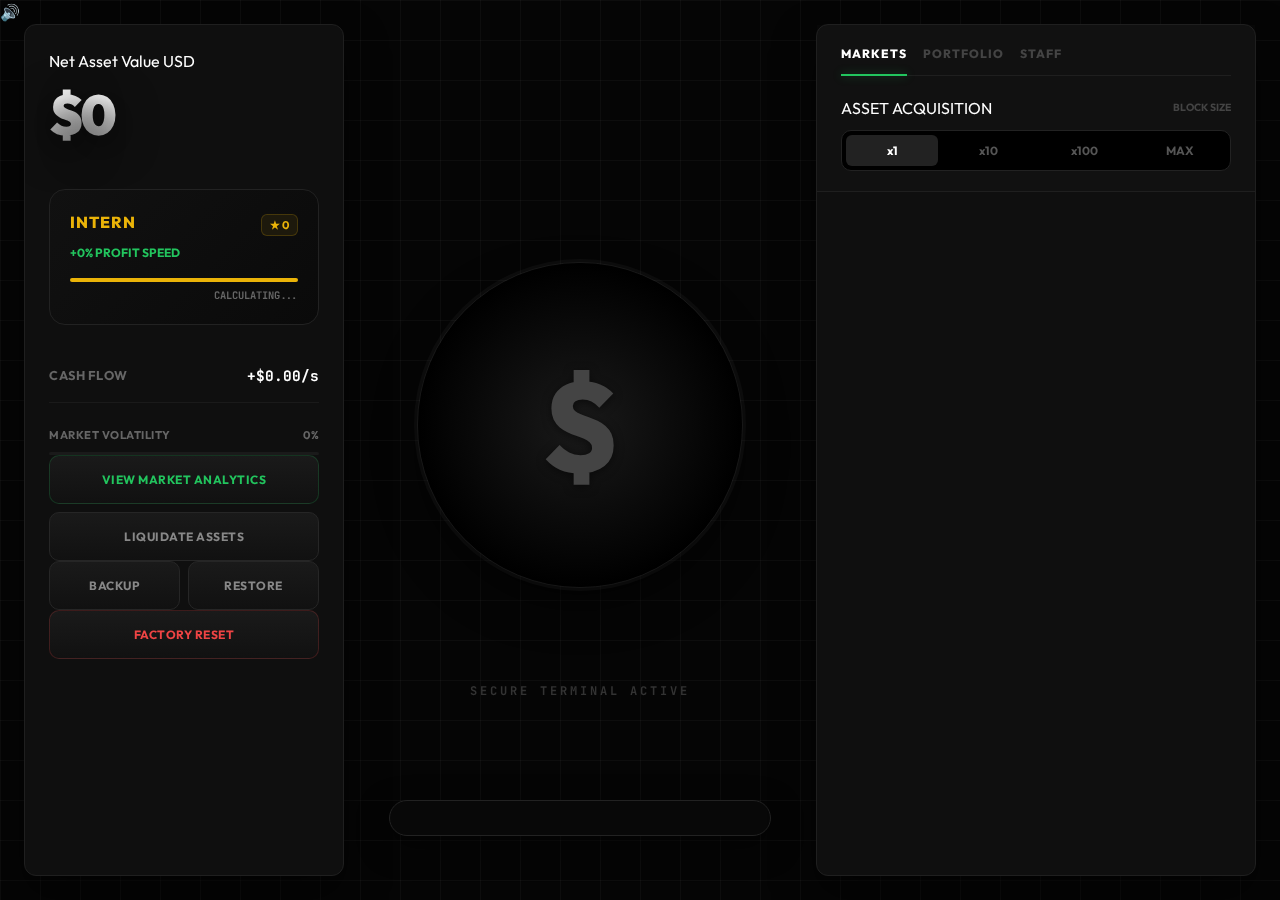
<file: Money Clicker/index.html>
<!DOCTYPE html>
<html lang="en">
<head>
    <meta charset="UTF-8">
    <meta name="viewport" content="width=device-width, initial-scale=1.0, maximum-scale=1.0, user-scalable=no">
    <title>THE MINT // FINTECH</title>
    
    <!-- FONTS -->
    <link href="https://fonts.googleapis.com/css2?family=JetBrains+Mono:wght@400;700&family=Outfit:wght@400;500;700;800;900&display=swap" rel="stylesheet">
    
    <!-- STYLES -->
    <link rel="stylesheet" href="css/base.css">
    <link rel="stylesheet" href="css/layout.css">
    <link rel="stylesheet" href="css/components.css">
    <style>
        .shop-tabs {
            display: flex;
            gap: 16px;
            margin-bottom: 20px;
            border-bottom: 1px solid var(--panel-border);
            padding-bottom: 12px;
        }
        .tab-btn {
            font-size: 0.75rem;
            font-weight: 800;
            letter-spacing: 1px;
            color: #444;
            cursor: pointer;
            transition: color 0.2s;
            position: relative;
        }
        .tab-btn.active {
            color: var(--text-main);
        }
        .tab-btn.active::after {
            content: '';
            position: absolute;
            bottom: -13px;
            left: 0;
            right: 0;
            height: 2px;
            background: var(--green);
            box-shadow: 0 0 10px var(--green-glow);
        }
        .portfolio-empty {
            text-align: center;
            padding: 40px 20px;
            color: #444;
            font-family: 'JetBrains Mono';
            font-size: 0.8rem;
        }
        /* Specific accent for staff tabs */
        .tab-btn#btn-tab-staff.active::after {
            background: #3b82f6;
            box-shadow: 0 0 10px rgba(59, 130, 246, 0.5);
        }
    </style>
</head>
<body oncontextmenu="return false;">

    <div class="bg-blobs"></div> 
    
    <div class="layout">
        
        <div class="panel-left">
            <div class="panel-left-content">
                <div>
                    <div class="header-title"><span>Net Asset Value</span> <span>USD</span></div>
                    <div class="balance" id="balance-el">$<span id="ui-money">0</span></div>
                    
                    <div class="prestige-container">
                        <div style="display:flex; justify-content:space-between; align-items:center;">
                            <div class="prestige-rank" id="rank-name">INTERN</div>
                            <div class="prestige-pill">★ <span id="ui-influence">0</span></div>
                        </div>
                        
                        <div class="prestige-sub" style="margin-top:4px; margin-bottom:12px;">
                            <span style="color:var(--green); font-weight:700;">+<span id="ui-bonus">0</span>% PROFIT SPEED</span>
                        </div>
                        
                        <div class="next-rank-bar"><div class="next-rank-fill" id="influence-bar"></div></div>
                        
                        <div style="display:flex; justify-content:flex-end; margin-top:6px;">
                            <span id="next-rank-text" style="font-size:0.65rem; color:#666; font-weight:700; font-family:'JetBrains Mono';">CALCULATING...</span>
                        </div>
                    </div>

                    <div class="stat-row">
                        <span class="stat-label">CASH FLOW</span>
                        <span class="stat-value">+$<span id="ui-rate">0.00</span>/s</span>
                    </div>
                    
                    <div class="hype-container">
                        <div class="hype-label">
                            <span>MARKET VOLATILITY</span>
                            <span id="hype-text">0%</span>
                        </div>
                        <div class="hype-track"><div class="hype-fill" id="hype-bar"></div></div>
                    </div>
                </div>

                <div class="options-area" style="margin-top:auto;">
                    <button class="opt-btn" onclick="openAnalytics()" style="border-color: rgba(34, 197, 94, 0.2); color: var(--green); margin-bottom: 8px;">
                        VIEW MARKET ANALYTICS
                    </button>
                    <button class="opt-btn prestige-btn" id="btn-open-prestige" onclick="openPrestige()">LIQUIDATE ASSETS</button>
                    <div style="display:flex; gap:8px;">
                        <button class="opt-btn" onclick="openExport()">BACKUP</button>
                        <button class="opt-btn" onclick="openImport()">RESTORE</button>
                    </div>
                    <button class="opt-btn" style="border:1px solid rgba(239, 68, 68, 0.2); color:#ef4444;" onclick="hardReset()">FACTORY RESET</button>
                </div>
            </div>
        </div>

        <div class="panel-center">
            <div class="big-button-container">
                <div class="big-button" id="main-btn"></div>
            </div>
            <div id="mania-text" class="status-label">SECURE TERMINAL ACTIVE</div>
            <div class="news-bar">
                <div class="news-content" id="news-content">ESTABLISHING DATA STREAM...</div>
            </div>
        </div>

        <div class="panel-right">
            <div class="shop-header">
                <div class="shop-tabs">
                    <div class="tab-btn active" id="btn-tab-markets" onclick="setShopTab('markets')">MARKETS</div>
                    <div class="tab-btn" id="btn-tab-portfolio" onclick="setShopTab('portfolio')">PORTFOLIO</div>
                    <div class="tab-btn" id="btn-tab-staff" onclick="setShopTab('staff')">STAFF</div>
                </div>

                <div id="market-controls">
                    <div style="display:flex; justify-content:space-between; align-items:center;">
                        <div class="header-title" style="margin:0;">ASSET ACQUISITION</div>
                        <div style="font-size:0.65rem; color:#444; font-weight:700;">BLOCK SIZE</div>
                    </div>
                    <div class="buy-controls" style="margin-top:10px;">
                        <button class="buy-amt active" onclick="setBuyMode(1, this)">x1</button>
                        <button class="buy-amt" onclick="setBuyMode(10, this)">x10</button>
                        <button class="buy-amt" onclick="setBuyMode(100, this)">x100</button>
                        <button class="buy-amt" onclick="setBuyMode('MAX', this)">MAX</button>
                    </div>
                </div>

                <div id="portfolio-controls" style="display:none;">
                    <div class="header-title" style="margin:0;">OWNED ASSETS</div>
                    <p style="font-size:0.65rem; color:#444; font-weight:700; margin-top:4px;">OPTIMIZE TIERS TO INCREASE BASE YIELD</p>
                </div>

                <div id="staff-controls" style="display:none;">
                    <div class="header-title" style="margin:0;">TALENT ACQUISITION</div>
                    <p style="font-size:0.65rem; color:#444; font-weight:700; margin-top:4px;">HIRE SPECIALISTS TO AUTOMATE OPERATIONS</p>
                </div>
            </div>

            <div class="shop-list">
                <div id="shop-container"></div>
                <div id="portfolio-container" style="display:none;"></div>
                <div id="staff-container" style="display:none;"></div>
            </div>
        </div>
    </div>

    <canvas id="game-canvas"></canvas>
    <div id="event-layer"></div>
    <div id="mute-toggle" class="mute-btn" onclick="toggleAudio()">&#128266;</div>

    <div id="prestige-modal" class="modal">
        <div class="modal-content">
            <div class="close-modal" onclick="closeModal('prestige-modal')">&times;</div>
            <h2 style="color:var(--gold); margin-bottom:12px; font-weight:900; letter-spacing:1px;">LIQUIDATION</h2>
            <p style="color:#666; font-size:0.8rem; margin-bottom:24px;">Sell current operations to increase permanent Reputation.</p>
            <div class="prestige-val">+<span id="claimable-influence">0</span></div>
            <div class="modal-info-box">
                <div style="display:flex; justify-content:space-between; margin-bottom:8px;">
                    <span style="color:#666;">Current Bonus:</span>
                    <span id="current-bonus-modal" style="color:#fff; font-weight:700;">0%</span>
                </div>
                <div style="display:flex; justify-content:space-between; color:var(--green);">
                    <span>Projected Bonus:</span>
                    <span id="new-bonus-modal" style="font-weight:700;">0%</span>
                </div>
            </div>
            <button class="opt-btn prestige-btn ready" onclick="confirmPrestige()" style="background:var(--gold); color:#000;">CONFIRM TRANSACTION</button>
        </div>
    </div>

    <div id="save-modal" class="modal">
        <div class="modal-content">
            <div class="close-modal" onclick="closeModal('save-modal')">&times;</div>
            <h2 style="font-weight:900; margin-bottom:12px;">DATA I/O</h2>
            <textarea id="save-data-input" class="save-textarea" placeholder="Paste data string..."></textarea>
            <button class="opt-btn" id="modal-action-btn" style="background:#fff; color:#000;">EXECUTE</button>
        </div>
    </div>

    <script src="js/state.js"></script>
    <script src="js/audio.js"></script>
    <script src="js/game.js"></script>
    <script src="js/ui.js"></script>
    <script src="js/main.js"></script>
</body>
</html>
</file>
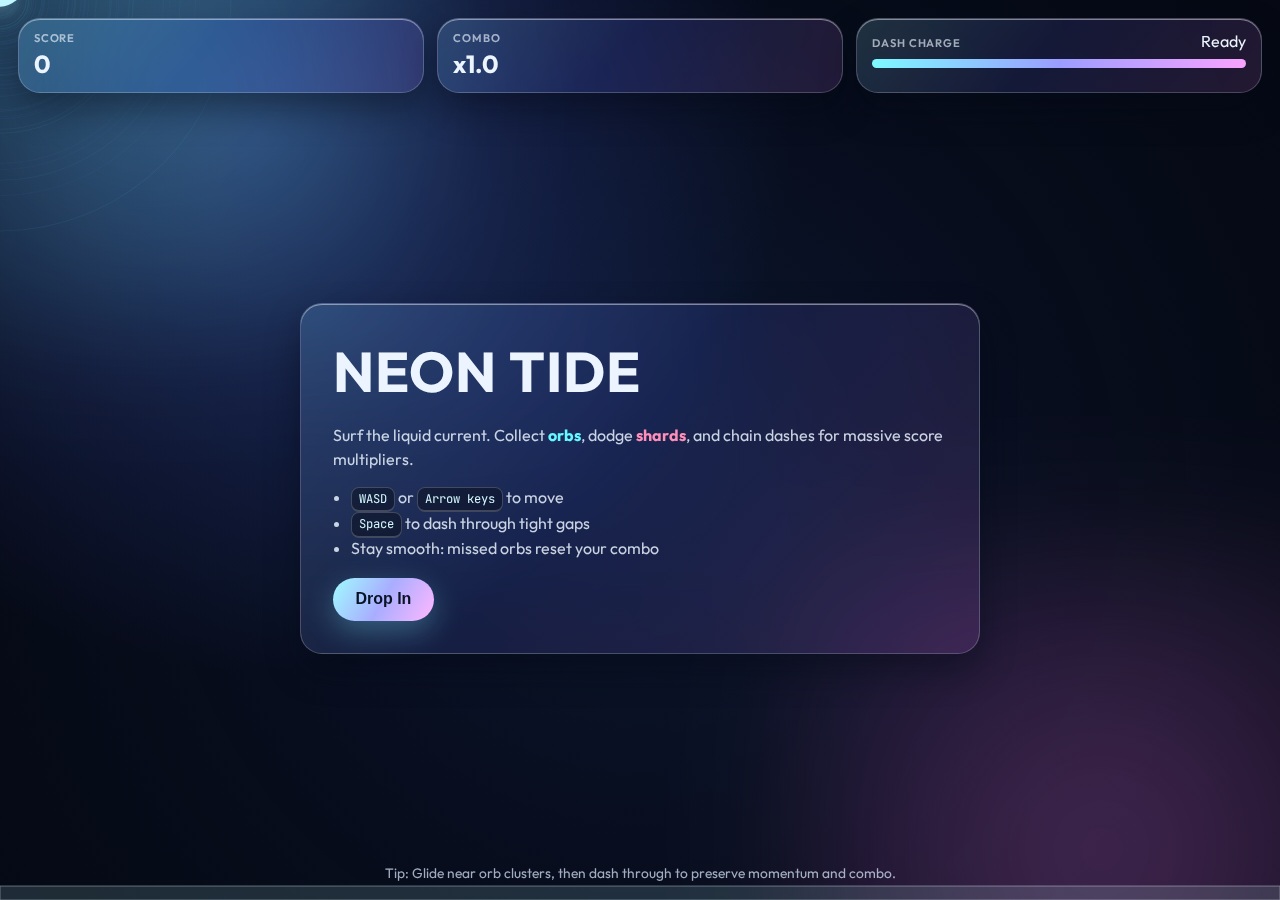
<file: NeonTide/index.html>
<!DOCTYPE html>
<html lang="en">
<head>
  <meta charset="UTF-8">
  <meta name="viewport" content="width=device-width, initial-scale=1.0, maximum-scale=1.0, user-scalable=no">
  <title>Neon Tide</title>
  <link rel="preconnect" href="https://fonts.googleapis.com">
  <link rel="preconnect" href="https://fonts.gstatic.com" crossorigin>
  <link href="https://fonts.googleapis.com/css2?family=Outfit:wght@400;600;800;900&family=JetBrains+Mono:wght@500;700&display=swap" rel="stylesheet">
  <link rel="stylesheet" href="css/base.css">
  <link rel="stylesheet" href="css/ui.css">
</head>
<body>
  <canvas id="gameCanvas" aria-label="Neon Tide game"></canvas>

  <div class="aurora one"></div>
  <div class="aurora two"></div>

  <main id="ui-layer">
    <section class="hud-row top">
      <article class="glass stat-card">
        <span class="label">Score</span>
        <strong id="score">0</strong>
      </article>
      <article class="glass stat-card">
        <span class="label">Combo</span>
        <strong id="combo">x1.0</strong>
      </article>
      <article class="glass stat-card charge">
        <div class="charge-labels">
          <span class="label">Dash Charge</span>
          <span id="dashText">Ready</span>
        </div>
        <div class="charge-track"><div id="dashBar"></div></div>
      </article>
    </section>

    <section id="startPanel" class="glass hero active">
      <h1>NEON TIDE</h1>
      <p>Surf the liquid current. Collect <span class="accent">orbs</span>, dodge <span class="danger">shards</span>, and chain dashes for massive score multipliers.</p>
      <ul>
        <li><kbd>WASD</kbd> or <kbd>Arrow keys</kbd> to move</li>
        <li><kbd>Space</kbd> to dash through tight gaps</li>
        <li>Stay smooth: missed orbs reset your combo</li>
      </ul>
      <button id="startBtn">Drop In</button>
    </section>

    <section id="gameOverPanel" class="glass hero">
      <h2>Run Complete</h2>
      <p id="runSummary">You lasted 0s.</p>
      <div class="results">
        <div><span>Score</span><strong id="finalScore">0</strong></div>
        <div><span>Best</span><strong id="bestScore">0</strong></div>
      </div>
      <button id="restartBtn">Ride Again</button>
    </section>

    <p class="hint">Tip: Glide near orb clusters, then dash through to preserve momentum and combo.</p>
  </main>

  <script type="module" src="js/main.js"></script>
</body>
</html>
</file>
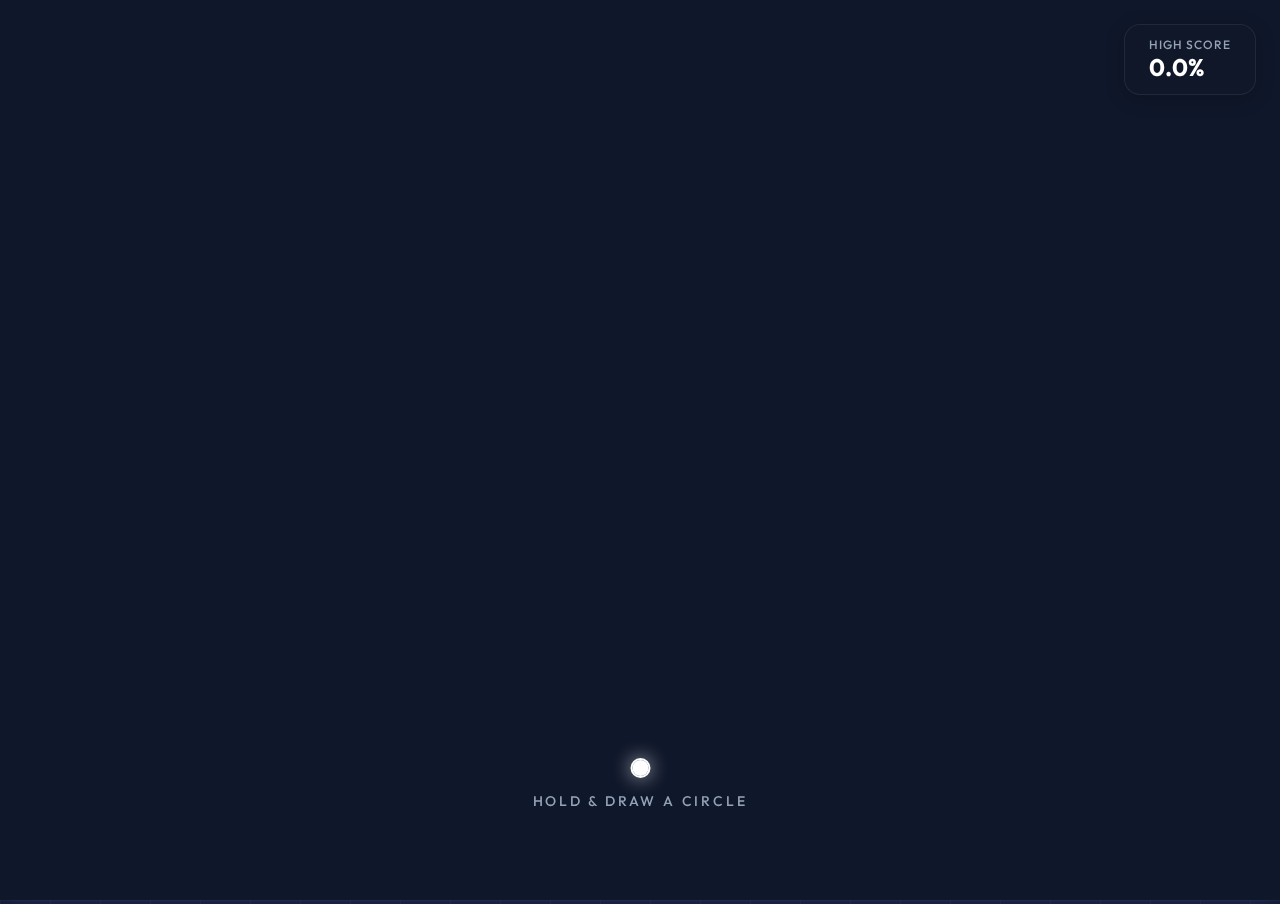
<file: PerfectCircle/index.html>
<!DOCTYPE html>
<html lang="en">
<head>
    <meta charset="UTF-8">
    <meta name="viewport" content="width=device-width, initial-scale=1.0, maximum-scale=1.0, user-scalable=no">
    <title>Perfect Circle Master</title>
    <link href="https://fonts.googleapis.com/css2?family=Outfit:wght@300;500;700;900&display=swap" rel="stylesheet">
    <link rel="stylesheet" href="css/base.css">
    <link rel="stylesheet" href="css/layout.css">
    <link rel="stylesheet" href="css/components.css">
</head>
<body>
    <div class="stats-card">
        <div class="label">High Score</div>
        <div class="value"><span id="best-score-val">0.0</span>%</div>
    </div>

    <div class="center-ui">
        <div id="score" class="score-display">0.0%</div>
        <div id="rank" class="rank-badge"></div>
        <div id="feedback" class="message"></div>
    </div>

    <div id="instruction" class="guide-container">
        <div class="guide-dot"></div>
        <div class="guide-text">Hold &amp; Draw a Circle</div>
    </div>

    <div id="canvas-container">
        <canvas id="gameCanvas"></canvas>
    </div>

    <script src="js/state.js"></script>
    <script src="js/audio.js"></script>
    <script src="js/ui.js"></script>
    <script src="js/game.js"></script>
    <script src="js/main.js"></script>
</body>
</html>
</file>
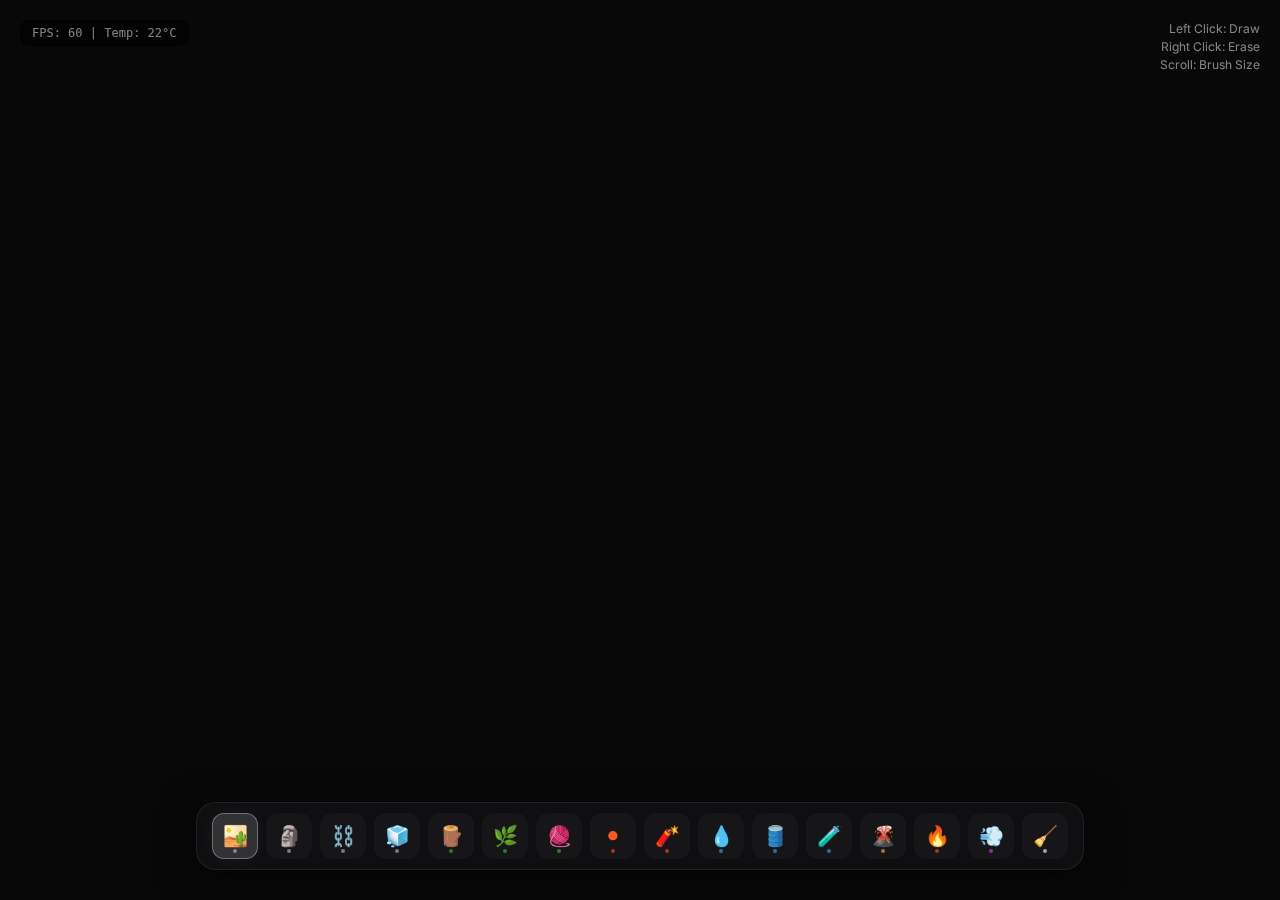
<file: Sandbox/index.html>
<!DOCTYPE html>
<html lang="en">
<head>
    <meta charset="UTF-8">
    <meta name="viewport" content="width=device-width, initial-scale=1.0, maximum-scale=1.0, user-scalable=no">
    <title>Alchemy Engine 3.0</title>
    <link href="https://fonts.googleapis.com/css2?family=Inter:wght@400;600&display=swap" rel="stylesheet">
    <link rel="stylesheet" href="css/style.css">
</head>
<body>

<div id="stats">FPS: 60</div>
<div id="info">Left Click: Draw<br>Right Click: Erase<br>Scroll: Brush Size</div>

<div id="ui-container">
    <div id="toolbar">
        <div class="category-label">Solids</div>
        <div class="tool c-solid active" onclick="setTool(1)" data-name="Sand"><div class="cat-dot"></div>🏜️</div>
        <div class="tool c-solid" onclick="setTool(3)" data-name="Stone"><div class="cat-dot"></div>🗿</div>
        <div class="tool c-solid" onclick="setTool(7)" data-name="Metal"><div class="cat-dot"></div>⛓️</div>
        <div class="tool c-solid" onclick="setTool(16)" data-name="Glass"><div class="cat-dot"></div>🧊</div>
        
        <div class="category-label" style="margin-top:5px;">Nature & Tech</div>
        <div class="tool c-nature" onclick="setTool(8)" data-name="Wood"><div class="cat-dot"></div>🪵</div>
        <div class="tool c-nature" onclick="setTool(9)" data-name="Plant"><div class="cat-dot"></div>🌿</div>
        <div class="tool c-nature" onclick="setTool(15)" data-name="Fuse"><div class="cat-dot"></div>🧶</div>
        <div class="tool c-fire" onclick="setTool(14)" data-name="Gunpowder"><div class="cat-dot"></div>⚫</div>
        <div class="tool c-fire" onclick="setTool(12)" data-name="C-4"><div class="cat-dot"></div>🧨</div>

        <div class="category-label" style="margin-top:5px;">Liquids</div>
        <div class="tool c-liquid" onclick="setTool(2)" data-name="Water"><div class="cat-dot"></div>💧</div>
        <div class="tool c-liquid" onclick="setTool(11)" data-name="Oil"><div class="cat-dot"></div>🛢️</div>
        <div class="tool c-liquid" onclick="setTool(5)" data-name="Acid"><div class="cat-dot"></div>🧪</div>
        <div class="tool c-liquid" style="color:#ffb74d; --dot:#ffb74d" onclick="setTool(13)" data-name="Lava"><div class="cat-dot"></div>🌋</div>

        <div class="category-label" style="margin-top:5px;">Gases & Energy</div>
        <div class="tool c-fire" onclick="setTool(4)" data-name="Fire"><div class="cat-dot"></div>🔥</div>
        <div class="tool c-fire" style="color:#e040fb; --dot:#e040fb" onclick="setTool(17)" data-name="Methane Gas"><div class="cat-dot"></div>💨</div>
        <div class="tool" style="color:#fff; --dot:#fff" onclick="setTool(0)" data-name="Eraser"><div class="cat-dot"></div>🧹</div>
    </div>
</div>

<canvas id="simCanvas"></canvas>

<!-- SCRIPTS -->
<script src="js/state.js"></script>
<script src="js/sim.js"></script>
<script src="js/render.js"></script>
<script src="js/input.js"></script>
<script src="js/main.js"></script>

</body>
</html>
</file>
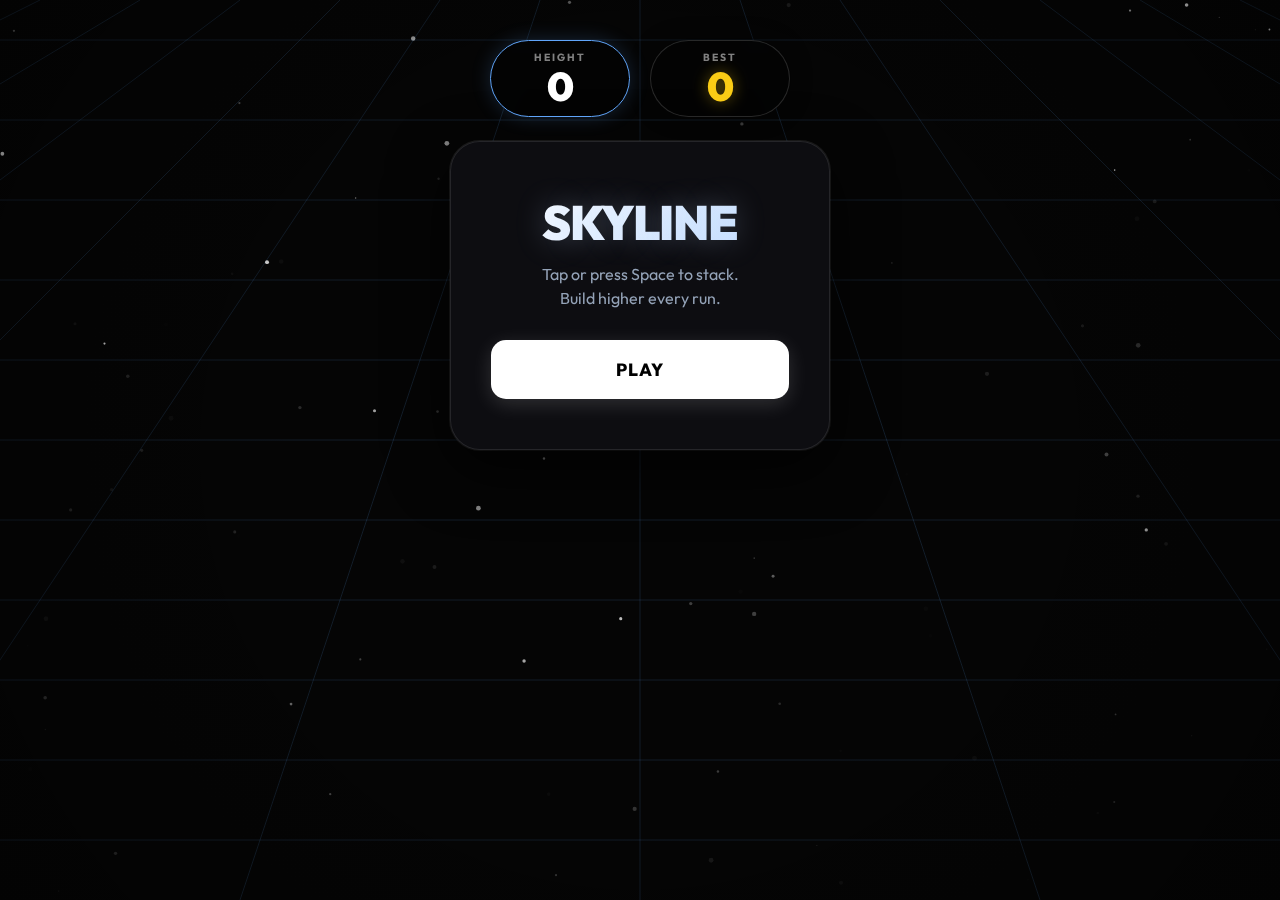
<file: Skyline/index.html>
<!DOCTYPE html>
<html lang="en">
<head>
    <meta charset="UTF-8">
    <meta name="viewport" content="width=device-width, initial-scale=1.0, maximum-scale=1.0, user-scalable=no">
    <title>Skyline</title>
    <link href="https://fonts.googleapis.com/css2?family=Outfit:wght@400;700;900&display=swap" rel="stylesheet">
    <link rel="stylesheet" href="css/base.css">
    <link rel="stylesheet" href="css/layout.css">
    <link rel="stylesheet" href="css/components.css">
</head>
<body>
    <canvas id="bgCanvas"></canvas>
    <canvas id="gameCanvas"></canvas>
    <div class="flash" id="flash"></div>

    <div class="ui-layer">
        <div class="hud">
            <div class="score-pill active" id="scoreEl">
                <div class="label">Height</div>
                <div class="val" id="scoreVal">0</div>
            </div>
            <div class="score-pill">
                <div class="label">Best</div>
                <div class="val best" id="highScoreVal">0</div>
            </div>
        </div>

        <div class="card active" id="startMenu">
            <h1>SKYLINE</h1>
            <p>Tap or press Space to stack.<br>Build higher every run.</p>
            <button class="btn" id="startBtn">Play</button>
        </div>

        <div class="card" id="gameOverMenu">
            <h1 class="danger-title">Collapse</h1>
            <p>
                Height: <strong id="finalScore">0</strong><br>
                Best: <strong class="best-inline" id="finalBest">0</strong>
            </p>
            <button class="btn" id="restartBtn">Retry</button>
        </div>
    </div>

    <div id="popups"></div>

    <script src="js/data.js"></script>
    <script src="js/state.js"></script>
    <script src="js/audio.js"></script>
    <script src="js/ui.js"></script>
    <script src="js/game.js"></script>
    <script src="js/main.js"></script>
</body>
</html>
</file>
<file: 2048/css/base.css>
:root {
    --bg-color: #020617;
    /* Deeper, richer glass */
    --glass-surface: rgba(15, 23, 42, 0.6); 
    --glass-border: rgba(255, 255, 255, 0.1);
    --glass-highlight: rgba(255, 255, 255, 0.05);
    
    --accent: #00f3ff; /* Cyan Neon */
    --accent-glow: rgba(0, 243, 255, 0.5);
    --danger: #f43f5e;
    
    /* Animation Curve for Fluidity */
    --fluid-ease: cubic-bezier(0.34, 1.56, 0.64, 1); 
    
    /* Dynamic Variables */
    --tile-size: 80px;
    --grid-gap: 12px;
}

* { box-sizing: border-box; touch-action: none; user-select: none; -webkit-user-select: none; -webkit-tap-highlight-color: transparent; }

body {
    margin: 0;
    background-color: var(--bg-color);
    height: 100vh;
    display: flex;
    align-items: center;
    justify-content: center;
    font-family: 'Plus Jakarta Sans', sans-serif;
    color: #fff;
    overflow: hidden;
}

/* Abstract Liquid Background */
.liquid-bg {
    position: absolute; top: -50%; left: -50%; width: 200%; height: 200%;
    background: 
        radial-gradient(circle at 50% 50%, rgba(30, 58, 138, 0.3), transparent 50%),
        radial-gradient(circle at 10% 20%, rgba(124, 58, 237, 0.2), transparent 40%),
        radial-gradient(circle at 90% 80%, rgba(14, 165, 233, 0.2), transparent 40%);
    filter: blur(80px);
    animation: flow 25s infinite alternate ease-in-out;
    z-index: -1;
    opacity: 0.8;
}
@keyframes flow {
    0% { transform: rotate(0deg) scale(1); }
    100% { transform: rotate(5deg) scale(1.1); }
}

/* Small screen adjustments */
@media (max-height: 700px) {
    #app { gap: 10px; padding: 10px; }
    .brand h1 { font-size: 2rem; }
}

body::before {
  content: '';
  position: fixed;
  inset: 0;
  pointer-events: none;
  z-index: -1;
  background:
    radial-gradient(ellipse 42% 28% at 50% 14%, rgba(0,243,255,0.07), transparent 72%),
    radial-gradient(ellipse 35% 30% at 85% 85%, rgba(124,58,237,0.09), transparent 76%);
}
</file>
<file: 2048/css/game.css>
:root {
    --move-ms: 120ms;
    --move-ease: cubic-bezier(0.22, 1, 0.36, 1);
}

.game-board {
    position: relative;
    padding: var(--grid-gap);
    background: rgba(15, 23, 42, 0.5); /* Slightly more transparent */
    backdrop-filter: blur(60px); /* Heavier blur */
    -webkit-backdrop-filter: blur(60px);
    border-radius: 20px;
    border: 1px solid rgba(255, 255, 255, 0.08);
    box-shadow: 
        0 40px 80px -12px rgba(0, 0, 0, 0.6),
        inset 0 0 0 1px rgba(255,255,255,0.05);
    transition: transform 0.1s;
    flex-shrink: 1;
}

.grid-bg {
    display: grid;
    grid-template-columns: repeat(var(--size, 4), var(--tile-size));
    grid-template-rows: repeat(var(--size, 4), var(--tile-size));
    gap: var(--grid-gap);
}

.grid-cell {
    width: var(--tile-size);
    height: var(--tile-size);
    background: rgba(0, 0, 0, 0.25);
    border-radius: 12px;
    box-shadow: inset 0 2px 4px rgba(0,0,0,0.3);
    border: 1px solid rgba(255,255,255,0.03);
}

.tile-container {
    position: absolute; top: 0; left: 0; right: 0; bottom: 0;
    padding: var(--grid-gap);
    pointer-events: none;
}

/* TILES - ULTRA FLUID MOVEMENT */
.tile {
    position: absolute;
    width: var(--tile-size);
    height: var(--tile-size);
    border-radius: 12px;
    display: flex; justify-content: center; align-items: center;
    font-size: calc(var(--tile-size) * 0.45);
    font-weight: 800;
    color: #fff;
    /* Custom Fluid Easing: Smooth start, smooth stop */
    transition: transform var(--move-ms) var(--move-ease);
    will-change: transform;
    z-index: 10;
    transform: translate3d(var(--x, 0px), var(--y, 0px), 0);
}

.tile.moving {
    transition-duration: var(--move-ms);
}

.tile.instant {
    transition-duration: 0ms !important;
}

@media (prefers-reduced-motion: reduce) {
    .tile {
        transition-duration: 0ms !important;
    }
}

.tile-inner {
    width: 100%; height: 100%;
    display: flex; justify-content: center; align-items: center;
    border-radius: 12px;
    /* Deep Glass Look */
    background: rgba(255, 255, 255, 0.05);
    border: 1px solid rgba(255,255,255,0.15);
    box-shadow: 
        0 8px 24px rgba(0,0,0,0.2),
        inset 0 1px 0 rgba(255,255,255,0.15);
    position: relative;
    overflow: hidden;
    animation: spawnSmooth 0.3s cubic-bezier(0.16, 1, 0.3, 1) backwards;
    
    /* Hardware acceleration for smoother animation */
    transform: translateZ(0);
    backface-visibility: hidden;
}

/* Static sheen for normal tiles */
.tile-inner::after {
    content: ''; position: absolute; top: 0; left: 0; right: 0; height: 40%;
    background: linear-gradient(180deg, rgba(255,255,255,0.08) 0%, transparent 100%);
    pointer-events: none;
    z-index: 1;
}

/* A luminous ring pulse using ::before */
.tile-inner::before {
    content: "";
    position: absolute;
    inset: -18%;
    border-radius: inherit;
    pointer-events: none;
    opacity: 0;
    transform: scale(0.9);
    background: radial-gradient(circle,
        rgba(255,255,255,0.20) 0%,
        rgba(255,255,255,0.10) 22%,
        rgba(255,255,255,0.05) 40%,
        transparent 62%
    );
    filter: blur(6px);
    z-index: 0;
}

@keyframes spawnSmooth { 
    0% { opacity: 0; transform: scale(0.5); } 
    100% { opacity: 1; transform: scale(1); } 
}

/* === GLASS FUSION MERGE ANIMATION === */

.tile-merged .tile-inner {
    background: inherit;
    border-color: inherit;
    box-shadow: inherit;
    animation: liquidMerge 520ms cubic-bezier(0.16, 1, 0.3, 1) both;
    will-change: transform, filter;
    transform: translateZ(0);
    backface-visibility: hidden;
    z-index: 20;
}

.tile-merged .tile-inner::before,
.tile-merged .tile-inner::after {
    content: "";
    position: absolute;
    inset: -14%;
    border-radius: 999px;
    pointer-events: none;
    opacity: 0;
    mix-blend-mode: screen;
    filter: blur(10px);
    transform: scale(0.85);
}

.tile-merged .tile-inner::before {
    background: radial-gradient(circle,
        rgba(255,255,255,0.22) 0%,
        rgba(255,255,255,0.10) 26%,
        rgba(255,255,255,0.04) 42%,
        transparent 62%
    );
    animation: liquidBloom 520ms cubic-bezier(0.16, 1, 0.3, 1) both;
}

.tile-merged .tile-inner::after {
    background: conic-gradient(from 210deg,
        transparent 0deg,
        rgba(255,255,255,0.18) 28deg,
        rgba(255,255,255,0.06) 64deg,
        transparent 110deg,
        transparent 360deg
    );
    animation: liquidSwirl 520ms cubic-bezier(0.16, 1, 0.3, 1) both;
}

@keyframes liquidMerge {
    0% { transform: scale(1); filter: brightness(1) saturate(1); }
    28% { transform: scale(1.18, 0.92); filter: brightness(1.35) saturate(1.25); }
    48% { transform: scale(0.96, 1.08); filter: brightness(1.18) saturate(1.12); }
    68% { transform: scale(1.05, 0.985); filter: brightness(1.08) saturate(1.06); }
    100% { transform: scale(1); filter: brightness(1) saturate(1); }
}

@keyframes liquidBloom {
    0% { opacity: 0; transform: scale(0.82); }
    30% { opacity: 1; transform: scale(1.02); }
    60% { opacity: 0.55; transform: scale(1.10); }
    100% { opacity: 0; transform: scale(1.22); }
}

@keyframes liquidSwirl {
    0% { opacity: 0; transform: scale(0.88) rotate(-18deg); }
    32% { opacity: 0.85; transform: scale(1.04) rotate(22deg); }
    62% { opacity: 0.35; transform: scale(1.14) rotate(64deg); }
    100% { opacity: 0; transform: scale(1.26) rotate(92deg); }
}

/* Removed Shake Animation Preference */
.shake { 
    /* Empty rule to prevent crash if JS calls it, but no visual effect */
}

/* Colors - Deep Neon Glass */
.t-2 { background: rgba(255, 255, 255, 0.06); box-shadow: inset 0 0 20px rgba(255,255,255,0.02); }
.t-4 { background: rgba(255, 237, 213, 0.1); color: #fff; box-shadow: 0 0 15px rgba(255,237,213,0.05); border-color: rgba(255,237,213,0.2); }
.t-8 { background: linear-gradient(135deg, rgba(255, 160, 120, 0.15), rgba(255, 140, 100, 0.25)); border-color: rgba(255, 160, 120, 0.3); }
.t-16 { background: linear-gradient(135deg, rgba(252, 165, 165, 0.25), rgba(248, 113, 113, 0.35)); border-color: rgba(252, 165, 165, 0.4); }
.t-32 { background: linear-gradient(135deg, rgba(244, 63, 94, 0.35), rgba(225, 29, 72, 0.45)); border-color: rgba(244, 63, 94, 0.5); }
.t-64 { background: linear-gradient(135deg, rgba(220, 38, 38, 0.45), rgba(185, 28, 28, 0.55)); border-color: rgba(220, 38, 38, 0.6); box-shadow: 0 0 30px rgba(220,38,38,0.2); }
.t-128 { background: linear-gradient(135deg, rgba(250, 204, 21, 0.35), rgba(234, 179, 8, 0.45)); border-color: rgba(250, 204, 21, 0.6); font-size: calc(var(--tile-size) * 0.4); }
.t-256 { background: linear-gradient(135deg, rgba(234, 179, 8, 0.45), rgba(202, 138, 4, 0.55)); border-color: #fde047; box-shadow: 0 0 35px rgba(234, 179, 8, 0.3); }
.t-512 { background: linear-gradient(135deg, rgba(56, 189, 248, 0.45), rgba(14, 165, 233, 0.55)); border-color: #7dd3fc; box-shadow: 0 0 40px rgba(56, 189, 248, 0.3); }
.t-1024 { background: linear-gradient(135deg, rgba(139, 92, 246, 0.45), rgba(124, 58, 237, 0.55)); border-color: #c4b5fd; box-shadow: 0 0 50px rgba(139, 92, 246, 0.4); font-size: calc(var(--tile-size) * 0.35); }
.t-2048 { background: linear-gradient(135deg, rgba(236, 72, 153, 0.55), rgba(219, 39, 119, 0.65)); border-color: #fbcfe8; box-shadow: 0 0 60px rgba(236, 72, 153, 0.5); font-size: calc(var(--tile-size) * 0.35); text-shadow: 0 0 15px rgba(255,255,255,0.8); }

/* === 2024 motion polish overrides === */
:root {
  --move-ms: 145ms;
  --move-ease: cubic-bezier(0.2, 0.9, 0.25, 1);
}

.game-board {
  border-radius: 24px;
  background: linear-gradient(160deg, rgba(15, 23, 42, 0.62), rgba(15, 23, 42, 0.42));
  box-shadow:
    0 40px 90px -22px rgba(0, 0, 0, 0.62),
    inset 0 1px 0 rgba(255,255,255,0.08),
    inset 0 -1px 0 rgba(255,255,255,0.04);
}

.grid-cell {
  border-radius: 13px;
  background: linear-gradient(160deg, rgba(2,6,23,0.4), rgba(2,6,23,0.28));
}

.tile {
  transition: transform var(--move-ms) var(--move-ease), filter 220ms ease;
}

.tile-inner {
  animation: spawnSmooth 260ms cubic-bezier(0.21, 1, 0.3, 1) backwards;
}

.tile-merged .tile-inner {
  animation: liquidMergeUltra 640ms cubic-bezier(0.19, 1, 0.22, 1) both;
}

.tile-merged .tile-inner::before {
  animation: liquidBloomUltra 640ms cubic-bezier(0.19, 1, 0.22, 1) both;
}

.tile-merged .tile-inner::after {
  animation: liquidSwirlUltra 640ms cubic-bezier(0.19, 1, 0.22, 1) both;
}

@keyframes liquidMergeUltra {
  0% { transform: scale(1); filter: brightness(1) saturate(1); }
  18% { transform: scale(1.26, 0.88); filter: brightness(1.4) saturate(1.35); }
  36% { transform: scale(0.92, 1.13); filter: brightness(1.25) saturate(1.2); }
  58% { transform: scale(1.08, 0.98); filter: brightness(1.12) saturate(1.08); }
  76% { transform: scale(0.985, 1.02); filter: brightness(1.04) saturate(1.03); }
  100% { transform: scale(1); filter: brightness(1) saturate(1); }
}

@keyframes liquidBloomUltra {
  0% { opacity: 0; transform: scale(0.72); }
  28% { opacity: 1; transform: scale(1.04); }
  62% { opacity: 0.58; transform: scale(1.2); }
  100% { opacity: 0; transform: scale(1.34); }
}

@keyframes liquidSwirlUltra {
  0% { opacity: 0; transform: scale(0.82) rotate(-24deg); }
  32% { opacity: 0.95; transform: scale(1.07) rotate(24deg); }
  64% { opacity: 0.34; transform: scale(1.22) rotate(70deg); }
  100% { opacity: 0; transform: scale(1.36) rotate(106deg); }
}

@media (prefers-reduced-motion: reduce) {
  .tile-merged .tile-inner,
  .tile-merged .tile-inner::before,
  .tile-merged .tile-inner::after {
    animation: none !important;
  }
}
</file>
<file: 2048/css/ui.css>
/* App Layout */
#app {
    display: flex; flex-direction: column; align-items: center; 
    gap: 16px; width: 100%; max-width: 480px; 
    padding: 16px; position: relative; z-index: 10;
    height: 100%; justify-content: center;
}

/* Header Area */
.header {
    display: flex; justify-content: space-between; align-items: center; width: 100%;
    flex-shrink: 0;
}

.brand { position: relative; }
.brand h1 {
    margin: 0; font-size: 3rem; font-weight: 800; letter-spacing: -2px; line-height: 1;
    background: linear-gradient(135deg, #fff 0%, #94a3b8 100%);
    -webkit-background-clip: text; -webkit-text-fill-color: transparent;
    filter: drop-shadow(0 0 15px rgba(255,255,255,0.1));
}
.brand .tag {
    position: absolute; top: -5px; right: -25px;
    font-size: 0.7rem; font-weight: 800; color: var(--accent);
    text-transform: uppercase; letter-spacing: 2px;
    text-shadow: 0 0 10px var(--accent-glow);
}

/* Stats Row */
.stats-row { display: flex; gap: 12px; }
.stat-card {
    background: var(--glass-surface);
    border: 1px solid var(--glass-border);
    border-top: 1px solid rgba(255,255,255,0.2); /* Top light reflection */
    backdrop-filter: blur(20px);
    -webkit-backdrop-filter: blur(20px);
    padding: 10px 20px;
    border-radius: 100px; /* Pill shape */
    display: flex; flex-direction: column; align-items: center;
    min-width: 90px;
    box-shadow: 0 10px 30px rgba(0,0,0,0.2);
    transition: transform 0.3s var(--fluid-ease), box-shadow 0.3s ease;
}

.stat-card:hover {
    transform: translateY(-2px);
    box-shadow: 0 15px 40px rgba(0,0,0,0.3);
    border-color: rgba(255,255,255,0.2);
}

.stat-label { 
    font-size: 0.65rem; text-transform: uppercase; 
    color: #94a3b8; font-weight: 800; letter-spacing: 1px; 
}
.stat-val { 
    font-size: 1.4rem; font-weight: 800; color: #fff; 
    text-shadow: 0 0 20px rgba(255,255,255,0.2);
}

/* Flux Meter */
.flux-container {
    display: flex; align-items: center; gap: 8px;
    background: rgba(0,0,0,0.3); padding: 6px 12px; border-radius: 20px;
    border: 1px solid var(--glass-border);
}
.flux-icon { color: var(--accent); font-size: 0.9rem; animation: pulse 2s infinite; }
.flux-bar-bg { width: 80px; height: 5px; background: rgba(255,255,255,0.1); border-radius: 10px; overflow: hidden; }
.flux-bar-fill {
    height: 100%; width: 0%; 
    background: linear-gradient(90deg, var(--accent), #fff); /* Added gradient */
    box-shadow: 0 0 15px var(--accent);
    border-radius: 10px;
    transition: width 0.6s cubic-bezier(0.2, 0.8, 0.2, 1); /* Smoother fill */
}
.flux-val { font-size: 0.75rem; font-weight: 700; color: var(--accent); width: 25px; text-align: right; }

@keyframes pulse { 0%,100% { opacity: 1; text-shadow: 0 0 10px var(--accent); } 50% { opacity: 0.6; } }

/* Controls */
.controls {
    display: grid; grid-template-columns: repeat(4, 1fr); gap: 10px; width: 100%;
    flex-shrink: 0;
}

.ctrl-btn {
    background: rgba(255,255,255,0.03);
    border: 1px solid var(--glass-border);
    border-radius: 20px; 
    padding: 12px 0;
    color: #94a3b8; 
    cursor: pointer; 
    position: relative; overflow: hidden;
    
    /* Fluid Animation */
    transition: all 0.3s var(--fluid-ease);
}

/* Hover Effect - Light Up */
.ctrl-btn:hover:not(:disabled) { 
    background: rgba(255,255,255,0.08); 
    transform: translateY(-4px) scale(1.02); 
    border-color: rgba(255,255,255,0.3); 
    color: #fff; 
    box-shadow: 0 10px 20px rgba(0,0,0,0.3);
}

/* Click Effect - Press Down */
.ctrl-btn:active:not(:disabled) { 
    transform: scale(0.95); 
}

.ctrl-btn:disabled { 
    opacity: 0.3; cursor: not-allowed; filter: grayscale(1); 
}

/* The active mode (Destruction Mode) */
.btn-mode-active { 
    background: rgba(244, 63, 94, 0.15) !important; 
    border-color: var(--danger) !important; 
    color: #fff !important; 
    box-shadow: 0 0 20px rgba(244, 63, 94, 0.3) !important; 
    animation: pulse-red 2s infinite; 
}


/* Animated Menu Background */
#menu {
    position: fixed; inset: 0; 
    background: radial-gradient(circle at center, rgba(15, 23, 42, 0.95), #020617);
    backdrop-filter: blur(30px); 
    z-index: 200;
    display: flex; flex-direction: column; align-items: center; justify-content: center;
    transition: opacity 0.5s ease, visibility 0.5s;
    opacity: 1; visibility: visible;
}

/* Hide helper */
.hidden { opacity: 0 !important; visibility: hidden !important; pointer-events: none; }

/* Grid Size Options - Glass Cards */
.menu-grid { display: grid; grid-template-columns: repeat(2, 1fr); gap: 20px; margin-bottom: 50px; }

.size-opt {
    padding: 24px 40px; 
    background: rgba(255,255,255,0.03);
    border: 1px solid rgba(255,255,255,0.1); 
    border-radius: 24px;
    color: #94a3b8; font-weight: 700; font-size: 1.4rem; 
    cursor: pointer; 
    transition: all 0.3s var(--fluid-ease);
}

.size-opt:hover {
    background: rgba(255,255,255,0.08);
    transform: translateY(-3px);
}

.size-opt.selected { 
    background: #fff; 
    color: #020617; 
    box-shadow: 0 0 30px rgba(255,255,255,0.3); 
    transform: scale(1.05); 
    border-color: white;
}

/* Ultimate Play Button */
.play-btn {
    background: var(--accent); 
    color: #000; border: none; 
    padding: 20px 80px;
    border-radius: 100px; 
    font-size: 1.8rem; font-weight: 900; letter-spacing: 2px;
    cursor: pointer;
    box-shadow: 0 0 40px var(--accent-glow); 
    transition: all 0.4s var(--fluid-ease);
    position: relative; overflow: hidden;
}

/* Liquid Shine on Hover */
.play-btn::after {
    content: ''; position: absolute; inset: 0;
    background: linear-gradient(90deg, transparent, rgba(255,255,255,0.8), transparent);
    transform: translateX(-100%); transition: 0.5s;
}

.play-btn:hover { 
    transform: scale(1.1); 
    box-shadow: 0 0 60px var(--accent-glow); 
    background: #7dd3fc;
}

.play-btn:hover::after { transform: translateX(100%); }
/* Floating Text */
.float-text {
    position: absolute; pointer-events: none; z-index: 100;
    font-weight: 800; color: #fff;
    text-shadow: 0 2px 10px rgba(0,0,0,0.5);
    animation: floatUp 0.8s forwards ease-out;
}
@keyframes floatUp { 0% { transform: translateY(0) scale(1); opacity: 1; } 100% { transform: translateY(-40px) scale(1.5); opacity: 0; } }

/* === 2024 polish overrides === */
#app {
  max-width: 560px;
  gap: 14px;
  padding: 14px;
}

.header {
  padding: 10px 12px;
  border-radius: 18px;
  background: linear-gradient(135deg, rgba(255,255,255,0.06), rgba(255,255,255,0.02));
  border: 1px solid rgba(255,255,255,0.12);
  box-shadow: 0 18px 40px rgba(0,0,0,0.28);
  backdrop-filter: blur(18px);
  -webkit-backdrop-filter: blur(18px);
}

.stats-row { gap: 8px; }

.stat-card {
  min-width: 82px;
  padding: 9px 14px;
  border-radius: 14px;
  background: linear-gradient(160deg, rgba(255,255,255,0.1), rgba(255,255,255,0.03));
}

.flux-container {
  border-radius: 12px;
  background: rgba(1, 10, 20, 0.35);
  box-shadow: inset 0 0 0 1px rgba(255,255,255,0.06);
}

.controls {
  grid-template-columns: repeat(4, minmax(0, 1fr));
  gap: 8px;
  padding: 10px;
  border-radius: 16px;
  background: rgba(2,10,25,0.28);
  border: 1px solid rgba(255,255,255,0.08);
}

.ctrl-btn {
  border-radius: 14px;
  padding: 10px 0;
  background: linear-gradient(160deg, rgba(255,255,255,0.08), rgba(255,255,255,0.03));
}

.ctrl-btn i { font-size: 0.95rem; }

@media (max-width: 560px) {
  #app { max-width: 100%; padding: 10px; }
  .header { padding: 8px 10px; }
  .brand h1 { font-size: 2.25rem; }
  .brand .tag { right: -14px; top: -3px; font-size: 0.6rem; }
  .stat-card { min-width: 74px; padding: 7px 10px; }
  .stat-val { font-size: 1.16rem; }
}


.brand h1 { letter-spacing: -1px; }
.brand .tag {
  color: #a5f3fc;
  text-shadow: 0 0 14px rgba(0,243,255,0.42);
}

#app {
  backdrop-filter: blur(6px);
  -webkit-backdrop-filter: blur(6px);
}

.float-text {
  font-size: 1rem;
  padding: 6px 10px;
  border-radius: 999px;
  background: rgba(2, 14, 22, 0.58);
  border: 1px solid rgba(255,255,255,0.16);
}

.ctrl-label { font-weight: 800; letter-spacing: 0.4px; }
.ctrl-cost { font-size: 0.68rem; color: #9ddbe0; }
</file>
<file: Blackjack/css/base.css>
@import url('https://fonts.googleapis.com/css2?family=Outfit:wght@400;600;700;800&family=Playfair+Display:wght@700&family=JetBrains+Mono:wght@500;700&display=swap');

:root {
  --felt-base: #061a14;
  --felt-highlight: #0d3328;
  --felt-shadow: #03110d;
  --gold: #e8c547;
  --gold-dim: rgba(232, 197, 71, 0.88);
  --danger: #ff5a5a;
  --ok: #3dd88a;
  --card-w: 128px;
  --card-h: 180px;
  --chip-size: 64px;

  /* Single fluid curve for all motion */
  --ease: cubic-bezier(0.22, 1, 0.36, 1);
  --ease-out: cubic-bezier(0.16, 1, 0.3, 1);
  --ease-spring: cubic-bezier(0.175, 0.885, 0.32, 1.08);

  /* ——— Liquid Glass (premium) ——— */
  --glass-blur: 20px;
  --glass-saturate: 1.4;

  --glass-tint: rgba(255, 255, 255, 0.048);
  --glass-tint-hover: rgba(255, 255, 255, 0.078);
  --glass-tint-strong: rgba(255, 255, 255, 0.065);

  --glass-border: rgba(255, 255, 255, 0.1);
  --glass-border-hover: rgba(255, 255, 255, 0.24);

  /* One composite shadow per level: outer + top specular + bottom edge */
  --glass-shadow:
    0 4px 16px rgba(0, 0, 0, 0.24),
    0 1px 2px rgba(0, 0, 0, 0.12),
    inset 0 1px 0 0 rgba(255, 255, 255, 0.18),
    inset 0 -1px 0 0 rgba(255, 255, 255, 0.03);
  --glass-shadow-lg:
    0 10px 32px rgba(0, 0, 0, 0.3),
    0 2px 6px rgba(0, 0, 0, 0.16),
    inset 0 1px 0 0 rgba(255, 255, 255, 0.22),
    inset 0 -1px 0 0 rgba(255, 255, 255, 0.04);
  --glass-shadow-xl:
    0 16px 44px rgba(0, 0, 0, 0.36),
    0 4px 12px rgba(0, 0, 0, 0.18),
    inset 0 1px 0 0 rgba(255, 255, 255, 0.26),
    inset 0 -1px 0 0 rgba(255, 255, 255, 0.05);

  --glass-glow: 0 0 20px rgba(255, 255, 255, 0.025);
  --glass-glow-gold: 0 0 20px rgba(232, 197, 71, 0.08);
  --glass-glow-green: 0 0 20px rgba(61, 216, 138, 0.08);
  --glass-glow-red: 0 0 20px rgba(255, 90, 90, 0.08);
  --glass-glow-blue: 0 0 20px rgba(100, 160, 255, 0.08);
}

@supports not ((backdrop-filter: blur(1px)) or (-webkit-backdrop-filter: blur(1px))) {
  :root {
    --glass-tint: rgba(10, 38, 28, 0.78);
    --glass-tint-hover: rgba(10, 38, 28, 0.84);
    --glass-tint-strong: rgba(10, 38, 28, 0.82);
  }
}

@media (prefers-reduced-motion: reduce) {
  *, *::before, *::after { animation-duration: 0.01ms !important; transition-duration: 0.05s !important; }
}

* { box-sizing: border-box; }

body {
  margin: 0;
  height: 100vh;
  height: 100dvh;
  font-family: 'Outfit', system-ui, sans-serif;
  color: #fff;
  overflow: hidden;
  user-select: none;
  -webkit-user-select: none;
  contain: strict;
  background:
    radial-gradient(ellipse 100% 80% at 50% 0%, rgba(13, 51, 40, 0.5) 0%, transparent 55%),
    radial-gradient(ellipse 80% 50% at 20% 70%, rgba(232, 197, 71, 0.04) 0%, transparent 50%),
    radial-gradient(ellipse 60% 40% at 80% 60%, rgba(61, 216, 138, 0.03) 0%, transparent 45%),
    radial-gradient(ellipse 120% 100% at 50% 50%, var(--felt-highlight) 0%, var(--felt-base) 55%, var(--felt-shadow) 100%),
    url("data:image/svg+xml,%3Csvg viewBox='0 0 200 200' xmlns='http://www.w3.org/2000/svg'%3E%3Cfilter id='n'%3E%3CfeTurbulence type='fractalNoise' baseFrequency='0.65' numOctaves='2' stitchTiles='stitch'/%3E%3C/filter%3E%3Crect width='100%25' height='100%25' filter='url(%23n)' opacity='0.025'/%3E%3C/svg%3E");
}

body.perf-lite {
  background:
    radial-gradient(ellipse 120% 100% at 50% 50%, var(--felt-highlight) 0%, var(--felt-base) 55%, var(--felt-shadow) 100%);
  --glass-blur: 8px;
  --glass-saturate: 1.05;
  --glass-shadow:
    0 2px 10px rgba(0, 0, 0, 0.2),
    0 1px 2px rgba(0, 0, 0, 0.1),
    inset 0 1px 0 0 rgba(255, 255, 255, 0.12),
    inset 0 -1px 0 0 rgba(255, 255, 255, 0.02);
  --glass-shadow-lg:
    0 4px 14px rgba(0, 0, 0, 0.22),
    0 1px 3px rgba(0, 0, 0, 0.12),
    inset 0 1px 0 0 rgba(255, 255, 255, 0.14),
    inset 0 -1px 0 0 rgba(255, 255, 255, 0.02);
  --glass-shadow-xl: var(--glass-shadow-lg);
  --glass-glow: none;
  --glass-glow-gold: 0 0 6px rgba(232, 197, 71, 0.04);
  --glass-glow-green: 0 0 6px rgba(61, 216, 138, 0.04);
  --glass-glow-red: 0 0 6px rgba(255, 90, 90, 0.04);
  --glass-glow-blue: 0 0 6px rgba(100, 160, 255, 0.04);
}

@keyframes glassShimmer {
  0%   { background-position: -200% 0; }
  100% { background-position: 200% 0; }
}
</file>
<file: Blackjack/css/game.css>
/* ——— Table ——— */
#table {
  width: 100%;
  height: 100vh;
  height: 100dvh;
  display: grid;
  grid-template-rows: auto 1fr 1fr auto;
  position: relative;
  padding-bottom: env(safe-area-inset-bottom, 0);
  contain: layout style;
}

#table::before {
  content: "";
  position: absolute;
  inset: -30px;
  background: radial-gradient(ellipse at 50% 40%, transparent 40%, rgba(0,0,0,0.4) 100%);
  pointer-events: none;
  z-index: 1;
}

/* ——— Deck shoe ——— */
.deck-shoe {
  position: absolute;
  top: 14%;
  right: 24px;
  width: 130px;
  height: 185px;
  border-radius: 20px;
  transform: rotate(-6deg) translateZ(0);
  z-index: 5;
  background: var(--glass-tint);
  border: 1px solid var(--glass-border);
  box-shadow: var(--glass-shadow);
  backdrop-filter: blur(var(--glass-blur)) saturate(var(--glass-saturate));
  -webkit-backdrop-filter: blur(var(--glass-blur)) saturate(var(--glass-saturate));
  transition: transform 0.4s var(--ease), box-shadow 0.3s var(--ease);
  overflow: hidden;
  contain: layout paint;
}
.deck-shoe::before {
  content: '';
  position: absolute;
  top: 0; left: 0; right: 0;
  height: 50%;
  background: linear-gradient(180deg, rgba(255,255,255,0.08) 0%, transparent 100%);
  border-radius: 20px 20px 0 0;
  pointer-events: none;
}
.deck-shoe:hover {
  transform: rotate(-4deg) scale(1.02) translateZ(0);
  box-shadow: var(--glass-shadow-lg), var(--glass-glow);
}
.deck-shoe::after {
  content: '';
  position: absolute;
  inset: 12px;
  background: repeating-linear-gradient(45deg, #a00 0 11px, #c33 11px 22px);
  border-radius: 12px;
  border: 2px solid rgba(255,255,255,0.8);
  box-shadow: inset 0 0 0 2px rgba(0,0,0,0.12);
}

/* ——— HUD ——— */
#hud {
  display: flex;
  align-items: center;
  justify-content: space-between;
  padding: 14px 24px 6px;
  z-index: 30;
  pointer-events: none;
  gap: 10px;
}

.stat-box {
  display: flex;
  flex-direction: column;
  gap: 2px;
  pointer-events: auto;
  padding: 10px 18px;
  border-radius: 14px;
  background: var(--glass-tint);
  border: 1px solid var(--glass-border);
  backdrop-filter: blur(var(--glass-blur)) saturate(var(--glass-saturate));
  -webkit-backdrop-filter: blur(var(--glass-blur)) saturate(var(--glass-saturate));
  box-shadow: var(--glass-shadow);
  transition: border-color 0.25s var(--ease), box-shadow 0.28s var(--ease), transform 0.28s var(--ease);
  transform: translateZ(0);
  position: relative;
  contain: layout paint;
}
.stat-box::before {
  content: '';
  position: absolute;
  top: 0; left: 0; right: 0;
  height: 50%;
  background: linear-gradient(180deg, rgba(255,255,255,0.07) 0%, transparent 100%);
  border-radius: 14px 14px 0 0;
  pointer-events: none;
}
.stat-box:hover {
  border-color: var(--glass-border-hover);
  box-shadow: var(--glass-shadow-lg), var(--glass-glow);
  transform: translateZ(0) scale(1.02);
}

.stat-label {
  font-size: 0.65rem;
  text-transform: uppercase;
  letter-spacing: 2.2px;
  color: rgba(255,255,255,0.42);
  position: relative;
  z-index: 2;
}

.stat-value {
  font-family: 'JetBrains Mono', ui-monospace, monospace;
  font-size: 1.35rem;
  font-weight: 700;
  color: var(--gold);
  text-shadow: 0 0 14px rgba(232, 197, 71, 0.15);
  transition: color 0.28s var(--ease), transform 0.28s var(--ease-spring);
  position: relative;
  z-index: 2;
}
.stat-value.bump {
  color: #fff;
  transform: scale(1.08);
}

.stats-row {
  display: flex;
  gap: 12px;
  pointer-events: auto;
  padding: 8px 14px;
  border-radius: 12px;
  background: var(--glass-tint);
  border: 1px solid var(--glass-border);
  backdrop-filter: blur(var(--glass-blur)) saturate(var(--glass-saturate));
  -webkit-backdrop-filter: blur(var(--glass-blur)) saturate(var(--glass-saturate));
  box-shadow: var(--glass-shadow);
  font-size: 0.78rem;
  color: rgba(255,255,255,0.62);
  transform: translateZ(0);
  transition: border-color 0.25s var(--ease), box-shadow 0.25s var(--ease);
  position: relative;
  contain: layout paint;
}
.stats-row::before {
  content: '';
  position: absolute;
  top: 0; left: 0; right: 0;
  height: 50%;
  background: linear-gradient(180deg, rgba(255,255,255,0.05) 0%, transparent 100%);
  border-radius: 12px 12px 0 0;
  pointer-events: none;
}
.stats-row:hover { border-color: var(--glass-border-hover); }
.stats-row span { color: var(--gold-dim); font-weight: 600; }

.rules {
  text-align: right;
  pointer-events: none;
  font-family: 'Playfair Display', serif;
  color: rgba(255,255,255,0.42);
}
.rules small { font-family: 'Outfit', sans-serif; color: rgba(255,255,255,0.32); }

/* ——— Hand areas ——— */
.hand-container {
  position: relative;
  display: flex;
  justify-content: center;
  align-items: center;
  perspective: 1100px;
  z-index: 10;
  contain: layout style;
}

.hand-label {
  position: absolute;
  font-family: 'Playfair Display', serif;
  font-size: 3.8rem;
  color: rgba(255,255,255,0.032);
  text-transform: uppercase;
  letter-spacing: 10px;
  z-index: 0;
  pointer-events: none;
}

.player-hands-row {
  display: flex;
  justify-content: center;
  align-items: center;
  gap: 36px;
  width: 100%;
  padding: 0 36px;
  z-index: 2;
  min-height: var(--card-h);
}

.player-hands-row.single .hand-slot:last-child { display: none; }

.hand-slot {
  position: relative;
  display: flex;
  justify-content: center;
  align-items: center;
  min-height: var(--card-h);
  transition: opacity 0.4s var(--ease), filter 0.4s var(--ease);
}
.hand-slot.inactive {
  opacity: 0.38;
  filter: saturate(0.72);
}
.hand-slot.active { opacity: 1; }
.hand-slot .hand-slot-label {
  position: absolute;
  top: -20px;
  left: 50%;
  transform: translateX(-50%);
  font-size: 0.68rem;
  text-transform: uppercase;
  letter-spacing: 1.8px;
  color: rgba(255,255,255,0.42);
}
.hand-slot.active .hand-slot-label { color: var(--gold); }

.cards-wrapper {
  display: flex;
  justify-content: center;
  align-items: center;
  height: var(--card-h);
  padding: 0 6px;
}

.score-badge {
  position: absolute;
  right: -72px;
  top: 50%;
  transform: translateY(-50%) translateX(14px) translateZ(0) scale(0.88);
  padding: 8px 18px;
  border-radius: 999px;
  background: var(--glass-tint-strong);
  border: 1px solid var(--glass-border);
  backdrop-filter: blur(var(--glass-blur)) saturate(var(--glass-saturate));
  -webkit-backdrop-filter: blur(var(--glass-blur)) saturate(var(--glass-saturate));
  box-shadow: var(--glass-shadow);
  font-family: 'JetBrains Mono', monospace;
  font-weight: 800;
  font-size: 0.95rem;
  opacity: 0;
  transition: opacity 0.35s var(--ease), transform 0.45s var(--ease);
  z-index: 15;
  position: relative;
  contain: layout paint;
}
.score-badge::before {
  content: '';
  position: absolute;
  top: 0; left: 0; right: 0;
  height: 50%;
  background: linear-gradient(180deg, rgba(255,255,255,0.08) 0%, transparent 100%);
  border-radius: 999px 999px 0 0;
  pointer-events: none;
}
.score-badge.visible {
  opacity: 1;
  transform: translateY(-50%) translateX(0) translateZ(0) scale(1);
}

.dealer-area .score-badge { right: 14%; }

.dimmed {
  opacity: 0.32;
  filter: saturate(0.72);
  transition: opacity 0.4s var(--ease), filter 0.4s var(--ease);
}

/* ——— Controls zone ——— */
.controls-zone {
  position: relative;
  z-index: 90;
  min-height: 116px;
  contain: layout style;
}

/* ——— Gameplay controls ——— */
#gameplay-controls {
  position: absolute;
  left: 0;
  right: 0;
  bottom: 24px;
  display: flex;
  justify-content: center;
  align-items: center;
  gap: 10px;
  flex-wrap: wrap;
  z-index: 92;
  opacity: 0;
  transform: translateY(14px) scale(0.98);
  pointer-events: none;
  transition: opacity 0.32s var(--ease), transform 0.38s var(--ease);
}
#gameplay-controls.active {
  opacity: 1;
  transform: translateY(0) scale(1);
  pointer-events: auto;
}
#gameplay-controls.active .btn {
  animation: controlBtnIn 0.32s var(--ease) backwards;
}
#gameplay-controls.active .btn:nth-child(1) { animation-delay: 0.02s; }
#gameplay-controls.active .btn:nth-child(2) { animation-delay: 0.05s; }
#gameplay-controls.active .btn:nth-child(3) { animation-delay: 0.08s; }
#gameplay-controls.active .btn:nth-child(4) { animation-delay: 0.11s; }
#gameplay-controls.active .btn:nth-child(5) { animation-delay: 0.14s; }
@keyframes controlBtnIn {
  from { opacity: 0; transform: translateY(6px) scale(0.97) translateZ(0); }
  to   { opacity: 1; transform: translateY(0) scale(1) translateZ(0); }
}

.btn {
  position: relative;
  padding: 11px 24px;
  border-radius: 14px;
  border: 1px solid var(--glass-border);
  font-family: inherit;
  font-weight: 700;
  text-transform: uppercase;
  font-size: 0.82rem;
  letter-spacing: 1px;
  cursor: pointer;
  background: var(--glass-tint);
  backdrop-filter: blur(var(--glass-blur)) saturate(var(--glass-saturate));
  -webkit-backdrop-filter: blur(var(--glass-blur)) saturate(var(--glass-saturate));
  box-shadow: var(--glass-shadow);
  transition: transform 0.2s var(--ease), border-color 0.2s var(--ease), box-shadow 0.22s var(--ease), background 0.22s var(--ease), opacity 0.18s var(--ease);
  transform: translateZ(0);
  color: #fff;
}
.btn::before {
  content: "";
  position: absolute;
  top: 0; left: 0; right: 0;
  height: 50%;
  background: linear-gradient(180deg, rgba(255,255,255,0.09) 0%, transparent 100%);
  border-radius: 14px 14px 0 0;
  pointer-events: none;
  z-index: 1;
}
.btn:disabled {
  opacity: 0.28;
  cursor: not-allowed;
  filter: grayscale(0.35);
}
.btn:hover:not(:disabled) {
  transform: translateY(-2px) scale(1.01) translateZ(0);
  border-color: var(--glass-border-hover);
  background: var(--glass-tint-hover);
  box-shadow: var(--glass-shadow-lg), var(--glass-glow);
}
.btn:active:not(:disabled) {
  transform: translateY(0) scale(0.98) translateZ(0);
  transition-duration: 0.06s;
}

.btn-hit {
  background: linear-gradient(150deg, rgba(61, 216, 138, 0.16) 0%, rgba(46, 180, 110, 0.06) 100%);
  border-color: rgba(61, 216, 138, 0.22);
  min-width: 92px;
}
.btn-hit:hover:not(:disabled) {
  box-shadow: var(--glass-shadow-lg), var(--glass-glow-green);
  border-color: rgba(61, 216, 138, 0.45);
}
.btn-stand {
  background: linear-gradient(150deg, rgba(255, 90, 90, 0.16) 0%, rgba(200, 60, 60, 0.06) 100%);
  border-color: rgba(255, 90, 90, 0.22);
  min-width: 92px;
}
.btn-stand:hover:not(:disabled) {
  box-shadow: var(--glass-shadow-lg), var(--glass-glow-red);
  border-color: rgba(255, 90, 90, 0.45);
}
.btn-double {
  background: linear-gradient(150deg, rgba(232, 197, 71, 0.12) 0%, rgba(200, 165, 50, 0.05) 100%);
  border-color: rgba(232, 197, 71, 0.22);
  min-width: 92px;
}
.btn-double:hover:not(:disabled) {
  box-shadow: var(--glass-shadow-lg), var(--glass-glow-gold);
  border-color: rgba(232, 197, 71, 0.48);
}
.btn-split {
  background: linear-gradient(150deg, rgba(100, 160, 255, 0.12) 0%, rgba(80, 130, 220, 0.05) 100%);
  border-color: rgba(100, 160, 255, 0.22);
  min-width: 92px;
}
.btn-split:hover:not(:disabled) {
  box-shadow: var(--glass-shadow-lg), var(--glass-glow-blue);
  border-color: rgba(100, 160, 255, 0.45);
}

/* ——— Betting overlay ——— */
#betting-overlay {
  position: absolute;
  left: 0;
  right: 0;
  bottom: 0;
  display: flex;
  flex-direction: column;
  align-items: center;
  justify-content: flex-end;
  padding: 20px 18px 24px;
  z-index: 100;
  background: linear-gradient(to top, rgba(6, 26, 20, 0.88) 0%, rgba(6, 26, 20, 0.3) 58%, transparent 100%);
  backdrop-filter: blur(calc(var(--glass-blur) * 0.35)) saturate(calc(var(--glass-saturate) * 0.8));
  -webkit-backdrop-filter: blur(calc(var(--glass-blur) * 0.35)) saturate(calc(var(--glass-saturate) * 0.8));
  transition: opacity 0.4s var(--ease), transform 0.45s var(--ease);
  contain: layout paint;
}
#betting-overlay.hidden {
  opacity: 0;
  transform: translateY(36px) scale(0.98);
  pointer-events: none;
}

.bet-info {
  padding: 10px 24px;
  border-radius: 999px;
  background: var(--glass-tint-strong);
  border: 1px solid var(--glass-border);
  backdrop-filter: blur(var(--glass-blur)) saturate(var(--glass-saturate));
  -webkit-backdrop-filter: blur(var(--glass-blur)) saturate(var(--glass-saturate));
  box-shadow: var(--glass-shadow);
  color: var(--gold);
  font-weight: 800;
  margin-bottom: 14px;
  font-size: 1rem;
  display: flex;
  gap: 8px;
  align-items: center;
  transition: border-color 0.25s var(--ease), box-shadow 0.28s var(--ease), transform 0.28s var(--ease);
  transform: translateZ(0);
  position: relative;
  contain: layout paint;
}
.bet-info::before {
  content: '';
  position: absolute;
  top: 0; left: 0; right: 0;
  height: 50%;
  background: linear-gradient(180deg, rgba(255,255,255,0.07) 0%, transparent 100%);
  border-radius: 999px 999px 0 0;
  pointer-events: none;
}
.bet-info:hover {
  border-color: var(--glass-border-hover);
  box-shadow: var(--glass-shadow-lg), var(--glass-glow-gold);
  transform: translateZ(0) scale(1.015);
}

.take-loan-strip { display: flex; flex-direction: column; align-items: center; gap: 8px; margin-bottom: 10px; }
.take-loan-msg { font-size: 0.82rem; color: rgba(255,255,255,0.72); text-align: center; }
.loan-buttons { display: flex; flex-wrap: wrap; gap: 6px; justify-content: center; }
.stat-loan .stat-value { color: #ff9f80; }

.btn-icon {
  width: 36px;
  height: 36px;
  padding: 0;
  border-radius: 11px;
  background: var(--glass-tint);
  border: 1px solid var(--glass-border);
  backdrop-filter: blur(var(--glass-blur)) saturate(var(--glass-saturate));
  -webkit-backdrop-filter: blur(var(--glass-blur)) saturate(var(--glass-saturate));
  box-shadow: var(--glass-shadow);
  font-size: 1.05rem;
  cursor: pointer;
  transition: transform 0.18s var(--ease), border-color 0.18s var(--ease), box-shadow 0.2s var(--ease);
  pointer-events: auto;
  position: relative;
  contain: layout paint;
}
.btn-icon:hover {
  transform: scale(1.05);
  border-color: var(--glass-border-hover);
  box-shadow: var(--glass-shadow-lg), var(--glass-glow);
}
.streak-badge {
  margin-left: 6px;
  padding: 2px 6px;
  border-radius: 5px;
  background: rgba(232, 197, 71, 0.12);
  color: var(--gold);
  font-weight: 700;
  font-size: 0.78rem;
}

.insurance-strip {
  position: absolute;
  left: 50%;
  bottom: 132px;
  transform: translateX(-50%);
  z-index: 95;
  display: flex;
  flex-direction: column;
  align-items: center;
  gap: 10px;
  padding: 14px 22px;
  border-radius: 16px;
  background: var(--glass-tint-strong);
  border: 1px solid var(--glass-border);
  backdrop-filter: blur(var(--glass-blur)) saturate(var(--glass-saturate));
  -webkit-backdrop-filter: blur(var(--glass-blur)) saturate(var(--glass-saturate));
  box-shadow: var(--glass-shadow-lg);
  position: relative;
  contain: layout paint;
}
.insurance-strip::before {
  content: '';
  position: absolute;
  top: 0; left: 0; right: 0;
  height: 50%;
  background: linear-gradient(180deg, rgba(255,255,255,0.06) 0%, transparent 100%);
  border-radius: 16px 16px 0 0;
  pointer-events: none;
}
.insurance-msg { font-size: 0.85rem; color: rgba(255,255,255,0.82); margin: 0; position: relative; z-index: 2; }
.insurance-btns { display: flex; gap: 6px; position: relative; z-index: 2; }

.peek-msg {
  position: absolute;
  left: 50%;
  top: 38%;
  transform: translate(-50%, -50%);
  z-index: 85;
  padding: 10px 20px;
  border-radius: 12px;
  background: var(--glass-tint-strong);
  border: 1px solid var(--glass-border);
  backdrop-filter: blur(var(--glass-blur)) saturate(var(--glass-saturate));
  -webkit-backdrop-filter: blur(var(--glass-blur)) saturate(var(--glass-saturate));
  box-shadow: var(--glass-shadow);
  font-size: 0.86rem;
  color: rgba(255,255,255,0.82);
  transition: opacity 0.28s var(--ease);
  contain: layout paint;
}
.btn-surrender { min-width: 80px; }

.chips-rack { display: flex; gap: 12px; margin-bottom: 14px; }

.chip {
  width: var(--chip-size);
  height: var(--chip-size);
  border-radius: 50%;
  box-shadow: 0 4px 0 rgba(0,0,0,0.3), 0 6px 16px rgba(0,0,0,0.22);
  border: 3px dashed rgba(255,255,255,0.6);
  display: grid;
  place-items: center;
  font-weight: 800;
  font-size: 0.9rem;
  color: #fff;
  cursor: pointer;
  transition: transform 0.25s var(--ease), box-shadow 0.24s var(--ease);
}
.chip:hover {
  transform: translateY(-5px) scale(1.04);
  box-shadow: 0 10px 0 rgba(0,0,0,0.3), 0 14px 26px rgba(0,0,0,0.28);
}
.chip:active {
  transform: translateY(0) scale(0.96);
  transition-duration: 0.05s;
  box-shadow: 0 2px 0 rgba(0,0,0,0.3);
}

.chip-10 { background: linear-gradient(145deg, #3498db, #2980b9); }
.chip-50 { background: linear-gradient(145deg, #e74c3c, #c0392b); }
.chip-100 { background: linear-gradient(145deg, #34495e, #2c3e50); color: var(--gold); }
.chip-500 { background: linear-gradient(145deg, var(--gold), #d4a82e); color: #1a1a1a; }

.bet-controls {
  display: flex;
  gap: 8px;
  align-items: center;
  flex-wrap: wrap;
  justify-content: center;
}
.btn-util {
  background: var(--glass-tint);
  color: rgba(255,255,255,0.82);
  border: 1px solid var(--glass-border);
}
.btn-rebet {
  background: var(--glass-tint);
  color: var(--gold);
  border-color: rgba(232, 197, 71, 0.22);
}
.btn-rebet:hover:not(:disabled) {
  border-color: rgba(232, 197, 71, 0.5);
  box-shadow: var(--glass-shadow-lg), var(--glass-glow-gold);
}
.btn-deal {
  background: linear-gradient(150deg, rgba(232, 197, 71, 0.2) 0%, rgba(200, 165, 50, 0.1) 100%);
  color: #fff;
  font-size: 0.92rem;
  padding: 11px 40px;
  border-color: rgba(232, 197, 71, 0.32);
  box-shadow: var(--glass-shadow), var(--glass-glow-gold);
}
.btn-deal:hover:not(:disabled) {
  box-shadow: var(--glass-shadow-lg), 0 0 28px rgba(232, 197, 71, 0.14);
}

/* ——— Message overlay ——— */
#msg-overlay {
  position: fixed;
  left: 50%;
  top: 50%;
  transform: translate(-50%, -50%);
  z-index: 150;
  pointer-events: none;
  text-align: center;
  width: 100%;
  padding: 0 20px;
}

#msg-text {
  display: inline-block;
  padding: 24px 48px;
  border-radius: 22px;
  background: var(--glass-tint-strong);
  border: 1px solid var(--glass-border);
  backdrop-filter: blur(calc(var(--glass-blur) + 4px)) saturate(calc(var(--glass-saturate) + 0.08));
  -webkit-backdrop-filter: blur(calc(var(--glass-blur) + 4px)) saturate(calc(var(--glass-saturate) + 0.08));
  box-shadow: var(--glass-shadow-xl), var(--glass-glow);
  font-size: clamp(1.6rem, 5vw, 3.2rem);
  font-weight: 800;
  letter-spacing: 1.5px;
  color: #fff;
  opacity: 0;
  transform: translateY(18px) scale(0.92) translateZ(0);
  transition: opacity 0.32s var(--ease), transform 0.48s var(--ease);
  position: relative;
  contain: layout paint;
}
#msg-text::before {
  content: '';
  position: absolute;
  top: 0; left: 0; right: 0;
  height: 45%;
  background: linear-gradient(180deg, rgba(255,255,255,0.08) 0%, transparent 100%);
  border-radius: 22px 22px 0 0;
  pointer-events: none;
}
#msg-text::after {
  content: '';
  position: absolute;
  top: 0; left: 0; right: 0; bottom: 0;
  border-radius: 22px;
  background: linear-gradient(105deg, transparent 30%, rgba(255,255,255,0.04) 45%, rgba(255,255,255,0.06) 50%, rgba(255,255,255,0.04) 55%, transparent 70%);
  background-size: 200% 100%;
  pointer-events: none;
  opacity: 0;
  transition: opacity 0.3s;
}
#msg-text.visible {
  opacity: 1;
  transform: translateY(0) scale(1) translateZ(0);
}
#msg-text.visible::after {
  opacity: 1;
  animation: glassShimmer 1.6s var(--ease) 0.18s 1;
}

.flying-chip {
  position: absolute;
  width: 40px;
  height: 40px;
  background: var(--gold);
  border-radius: 50%;
  pointer-events: none;
  z-index: 220;
  border: 3px dashed rgba(255,255,255,0.75);
  box-shadow: 0 4px 14px rgba(0,0,0,0.28);
  contain: strict;
}

.confetti {
  position: absolute;
  left: 50%;
  top: 50%;
  width: 8px;
  height: 8px;
  z-index: 140;
  pointer-events: none;
  border-radius: 2px;
  contain: strict;
}
.confetti-fly {
  animation: confetti-fly var(--dur, 900ms) var(--ease) forwards;
}
@keyframes confetti-fly {
  0%   { transform: translate(-50%, -50%) rotate(0deg) scale(1); opacity: 1; }
  50%  { opacity: 0.9; }
  100% { transform: translate(calc(-50% + var(--tx)), calc(-50% + var(--ty))) rotate(var(--rot)) scale(0.4); opacity: 0; }
}

@keyframes winnerPulse {
  0%, 100% { filter: drop-shadow(0 0 0 rgba(232, 197, 71, 0)); transform: translateY(0) scale(1); }
  50% { filter: drop-shadow(0 0 10px rgba(232, 197, 71, 0.5)); transform: translateY(-1px) scale(1.008); }
}
.winner-pulse .card {
  animation: winnerPulse 0.85s var(--ease) 2;
}

@media (max-width: 640px) {
  :root { --card-w: 88px; --card-h: 124px; --chip-size: 52px; }
  #hud { padding: 8px 12px 4px; flex-wrap: wrap; gap: 4px; }
  .stat-box { padding: 6px 12px; border-radius: 10px; }
  .stat-value { font-size: 1.15rem; }
  .deck-shoe { display: none; }
  .chips-rack { gap: 6px; }
  .chip { font-size: 0.78rem; }
  .hand-label { display: none; }
  .player-hands-row { gap: 18px; padding: 0 14px; }
  .card { margin-left: -30px; }
  .dealer-area .score-badge { right: 6%; }
  #gameplay-controls { gap: 6px; bottom: 18px; }
  .btn { padding: 9px 16px; font-size: 0.75rem; min-width: 70px; border-radius: 12px; }
  .bet-controls { gap: 5px; }
  .btn-deal { padding: 9px 32px; }
}
</file>
<file: Blackjack/css/cards.css>
/* ——— Cards (performance: will-change only when animating) ——— */
.card {
  width: var(--card-w);
  height: var(--card-h);
  position: relative;
  margin-left: -44px;
  perspective: 900px;
  z-index: 1;
  transform: translate3d(60vw, -60vh, 0) rotate(120deg) scale(0.5);
  opacity: 0;
  will-change: auto;
  transition: none;
  transform-style: preserve-3d;
  contain: layout style;
}

.card:not(.dealt) {
  will-change: transform, opacity;
}

.card.dealt {
  will-change: auto;
}

.card:first-child { margin-left: 0; }

.card.dealt {
  opacity: 1;
  transform: translate3d(0, 0, 0) rotate(var(--rot)) scale(1);
  z-index: auto;
  animation: cardDealIn var(--deal-duration, 520ms) var(--ease, cubic-bezier(0.22, 1, 0.36, 1)) both;
}

.card.dealt:not(.face-down):hover .inner {
  box-shadow:
    0 8px 24px rgba(0,0,0,0.22),
    0 2px 6px rgba(0,0,0,0.12),
    inset 0 1px 0 rgba(255,255,255,0.07);
  transform: rotateY(0deg) translateY(-2px);
}

.card.face-down { pointer-events: none; }

.card .inner {
  position: relative;
  width: 100%;
  height: 100%;
  transform-style: preserve-3d;
  transition: transform var(--flip-duration, 480ms) cubic-bezier(0.2, 0.88, 0.22, 1),
              box-shadow 0.28s var(--ease);
  border-radius: 12px;
  box-shadow: 0 2px 5px rgba(0,0,0,0.08);
  transform: rotateY(0deg);
}

.card.dealt .inner {
  box-shadow:
    0 5px 18px rgba(0,0,0,0.16),
    0 1px 4px rgba(0,0,0,0.08),
    inset 0 1px 0 rgba(255,255,255,0.05);
}

@keyframes cardDealIn {
  0% {
    opacity: 0;
    transform: translate3d(60vw, -60vh, 0) rotate(120deg) scale(0.42);
  }
  52% {
    opacity: 1;
    transform: translate3d(-4px, 4px, 0) rotate(calc(var(--rot) + 1.2deg)) scale(1.018);
  }
  78% {
    transform: translate3d(1px, -1px, 0) rotate(calc(var(--rot) - 0.25deg)) scale(1.002);
  }
  100% {
    opacity: 1;
    transform: translate3d(0, 0, 0) rotate(var(--rot)) scale(1);
  }
}

.card.face-down .inner { transform: rotateY(180deg); }

.card-face, .card-back {
  position: absolute;
  inset: 0;
  border-radius: 12px;
  backface-visibility: hidden;
  -webkit-backface-visibility: hidden;
  overflow: hidden;
}

.card-face {
  background: linear-gradient(170deg, #fefefe 0%, #f8f7f4 35%, #f1efe9 100%);
  transform: rotateY(0deg);
  border: 1.5px solid rgba(0,0,0,0.05);
  z-index: 2;
  display: flex;
  flex-direction: column;
  justify-content: space-between;
  box-shadow: inset 0 1px 0 rgba(255,255,255,0.88), inset 0 -1px 0 rgba(0,0,0,0.02);
}

.card-back {
  transform: rotateY(180deg);
  z-index: 1;
  background: #180808;
  border: 3.5px solid #f0efe8;
  box-shadow: inset 0 0 0 5px #180808, inset 0 0 0 7px rgba(255,255,255,0.22);
}
.card-back::before {
  content: '';
  position: absolute;
  inset: 7px;
  border-radius: 6px;
  background: repeating-linear-gradient(45deg, #8b0000 0 8px, #a52a2a 8px 16px);
  border: 1.5px solid rgba(255,255,255,0.5);
}
.card-back::after {
  content: '\2660';
  position: absolute;
  top: 50%; left: 50%;
  transform: translate(-50%, -50%);
  font-size: 2.1rem;
  color: rgba(255,255,255,0.09);
  font-family: serif;
  z-index: 2;
}

.pip-red { color: #c62828; }
.pip-black { color: #1a1a1a; }

.corner {
  position: absolute;
  top: 5px; left: 6px;
  display: flex;
  flex-direction: column;
  align-items: center;
  font-weight: 800;
  line-height: 1;
}
.corner.bottom {
  top: auto; bottom: 5px;
  left: auto; right: 6px;
  transform: rotate(180deg);
}

.rank { font-family: 'JetBrains Mono', monospace; font-size: 1.02rem; letter-spacing: -0.5px; }
.suit { font-size: 0.92rem; margin-top: -1px; }

.card-content {
  flex: 1;
  display: flex;
  align-items: center;
  justify-content: center;
  padding: 22px 10px;
}

.face-art {
  font-family: 'Playfair Display', serif;
  font-size: 2.7rem;
  font-weight: 700;
  opacity: 0.84;
  border: 2.5px solid currentColor;
  border-radius: 10px;
  width: 54px; height: 70px;
  display: flex;
  align-items: center;
  justify-content: center;
  background: rgba(0,0,0,0.02);
  box-shadow: inset 0 0 8px rgba(0,0,0,0.025);
}

.pip-grid {
  display: grid;
  grid-template-columns: repeat(3, 1fr);
  grid-template-rows: repeat(5, 1fr);
  width: 100%; height: 100%;
  place-items: center;
}
.pip { font-size: 1.25rem; line-height: 1; }
.pip.ace { font-size: 4.3rem; text-shadow: 0 2px 4px rgba(0,0,0,0.05); }

.bust-stamp {
  position: absolute;
  top: 50%; left: 50%;
  transform: translate(-50%, -50%) rotate(-15deg) scale(1.75);
  border: 3.5px solid #ef4444;
  color: #ef4444;
  font-size: 1.25rem;
  font-weight: 900;
  text-transform: uppercase;
  padding: 5px 12px;
  border-radius: 8px;
  opacity: 0;
  transition: transform 0.38s var(--ease-spring), opacity 0.28s var(--ease);
  pointer-events: none;
  background: rgba(255, 255, 255, 0.92);
  box-shadow: 0 3px 12px rgba(0,0,0,0.14);
  z-index: 10;
  letter-spacing: 0.5px;
}
.card.busted .bust-stamp {
  opacity: 1;
  transform: translate(-50%, -50%) rotate(-15deg) scale(1);
}

.card.winner .inner {
  box-shadow: 0 0 0 2px var(--gold), 0 0 16px rgba(232, 197, 71, 0.32);
  transform: rotateY(0deg) scale(1.025);
}

@media (prefers-reduced-motion: reduce) {
  .card {
    transition: none !important;
    animation: none !important;
    transform: translate3d(0,0,0) rotate(var(--rot)) scale(1) !important;
    opacity: 1 !important;
  }
  .card .inner {
    transition: none !important;
    animation: none !important;
  }
}
</file>
<file: Money Clicker/css/base.css>
:root {
    /* --- THEME VARIABLES --- */
    --bg: #050505;
    --panel-bg: #0f0f0f;
    --panel-border: #1f1f1f;
    
    /* ACCENTS */
    --green: #22c55e;
    --green-dim: #14532d;
    --green-glow: rgba(34, 197, 94, 0.4);
    
    --gold: #eab308;
    --gold-glow: rgba(234, 179, 8, 0.4);
    
    --red: #ef4444;
    --red-glow: rgba(239, 68, 68, 0.4);
    
    /* TEXT & FONTS */
    --text-main: #ffffff;
    --text-muted: #737373;
    --font-head: 'Outfit', sans-serif;
    --font-mono: 'JetBrains Mono', monospace;
    
    /* UI METRICS */
    --radius: 12px;
    --anim-fast: 0.1s cubic-bezier(0.4, 0, 0.2, 1);
    --anim-smooth: 0.2s cubic-bezier(0.25, 0.46, 0.45, 0.94);
}

/* --- NUCLEAR RESET --- */
*, *::before, *::after {
    box-sizing: border-box;
    margin: 0;
    padding: 0;
    -webkit-tap-highlight-color: transparent;
}

/* --- BASE TYPOGRAPHY --- */
body {
    background-color: var(--bg);
    color: var(--text-main);
    font-family: var(--font-head);
    line-height: 1.5;
    /* Clean Text Rendering */
    -webkit-font-smoothing: antialiased;
    -moz-osx-font-smoothing: grayscale;
    
    /* BACKGROUND GRID */
    background-image: 
        linear-gradient(rgba(255, 255, 255, 0.03) 1px, transparent 1px),
        linear-gradient(90deg, rgba(255, 255, 255, 0.03) 1px, transparent 1px);
    background-size: 40px 40px;
    
    /* FULL LOCK */
    position: fixed; inset: 0; overflow: hidden;
}

/* --- GLOBAL SCROLLBARS --- */
::-webkit-scrollbar {
    width: 6px;
    height: 6px;
}
::-webkit-scrollbar-track {
    background: transparent;
}
::-webkit-scrollbar-thumb {
    background: #333;
    border-radius: 3px;
    border: 1px solid var(--bg);
}
::-webkit-scrollbar-thumb:hover {
    background: #555;
}

/* --- SELECTION COLOR --- */
::selection {
    background: var(--green);
    color: #000;
}

/* --- INPUTS & BUTTON DEFAULTS --- */
/* Removes default ugly styles from all form elements */
input, button, textarea, select {
    font-family: inherit;
    font-size: inherit;
    background: none;
    border: none;
    outline: none;
    color: inherit;
}

button {
    cursor: pointer;
    user-select: none;
}

/* Focus Visibility (Accessibility but pretty) */
:focus-visible {
    outline: 2px solid var(--green);
    outline-offset: 2px;
}

/* --- LAYERS --- */
#game-canvas { position: absolute; inset: 0; z-index: 50; pointer-events: none; }
#event-layer { position: absolute; inset: 0; z-index: 60; pointer-events: none; }
</file>
<file: Money Clicker/css/layout.css>
/* --- THE GRID CONTAINER --- */
.layout {
    position: absolute; inset: 0; z-index: 10;
    display: flex; 
    padding: 24px; 
    gap: 24px;
    overflow: hidden; /* Contains everything inside window */
    pointer-events: none; /* Let clicks pass through gaps */
}

/* Re-enable pointer events on the actual panels */
.panel-left, .panel-right, .panel-center { pointer-events: auto; }


/* --- SHARED PANEL STYLES --- */
.panel-left, .panel-right {
    display: flex; flex-direction: column;
    
    /* GLASS MATERIAL */
    background: var(--panel-bg);
    backdrop-filter: blur(20px);
    -webkit-backdrop-filter: blur(20px);
    
    border: 1px solid var(--panel-border);
    border-radius: var(--radius);
    
    /* Shadows to lift panels off the grid */
    box-shadow: 0 20px 40px rgba(0,0,0,0.5);
    
    /* Scroll Logic */
    height: 100%; min-height: 0;
}


/* --- LEFT PANEL (Stats & Options) --- */
.panel-left { 
    width: 320px; 
    flex-shrink: 0; 
    padding: 24px; 
    overflow-y: auto; 
}
/* Hide Scrollbar */
.panel-left::-webkit-scrollbar { width: 0px; }


/* --- CENTER PANEL (Button) --- */
.panel-center {
    flex: 1; /* Takes all remaining space */
    height: 100%;
    display: flex; flex-direction: column;
    align-items: center; justify-content: center;
    position: relative; 
    min-width: 0; /* Prevents flex blowout */
}


/* --- RIGHT PANEL (Shop) --- */
.panel-right { 
    width: 440px; 
    flex-shrink: 0; 
    /* No padding here, we pad the children so scrollbar hits edge */
}

.shop-header {
    flex-shrink: 0; 
    padding: 20px 24px;
    border-bottom: 1px solid var(--panel-border);
    background: rgba(255,255,255,0.01);
}

.shop-list {
    flex: 1; /* Fills rest of height */
    overflow-y: auto; 
    padding: 16px;
    
    /* Fade out at bottom */
    mask-image: linear-gradient(to bottom, black 90%, transparent 100%);
}

/* Custom Scrollbar for Shop */
.shop-list::-webkit-scrollbar { width: 5px; }
.shop-list::-webkit-scrollbar-thumb { background: #333; border-radius: 10px; }
.shop-list::-webkit-scrollbar-track { background: transparent; }


/* --- MOBILE RESPONSIVENESS --- */
/* If screen is narrower than 1100px OR shorter than 700px */
@media (max-width: 1100px), (max-height: 700px) {
    .layout {
        position: relative; /* Unlock inset */
        height: auto; 
        min-height: 100vh;
        flex-direction: column; 
        overflow-y: auto; /* Allow full page scrolling */
        padding: 16px;
        gap: 16px;
        pointer-events: auto;
    }
    
    .panel-left, .panel-right, .panel-center {
        width: 100%; 
        height: auto; 
        min-height: auto; 
        flex: none;
    }
    
    /* MOBILE ORDERING */
    /* 1. Game Button */
    .panel-center { 
        order: 1; 
        height: 50vh; 
        min-height: 400px; 
        margin-bottom: 20px; 
    }
    
    /* 2. Stats */
    .panel-left { 
        order: 2; 
        margin-bottom: 20px; 
    }
    
    /* 3. Shop (Give it fixed height so it scrolls internally) */
    .panel-right { 
        order: 3; 
        height: 600px; 
    }
}
</file>
<file: Money Clicker/css/components.css>
/* =========================================
   1. THE ZERO-POINT ENERGY CORE (Liquid Smooth)
   ========================================= */
.big-button-container {
    width: 100%; height: 100%;
    max-height: 50vh;
    display: flex; align-items: center; justify-content: center;
    position: relative; z-index: 10;
}

.big-button {
    /* GEOMETRY */
    width: 36vmin; height: 36vmin;
    min-width: 250px; min-height: 250px;
    max-width: 450px; max-height: 450px;
    border-radius: 50%;
    
    /* MATERIAL: Deep Void with subtle sheen */
    background: radial-gradient(circle at 50% 50%, #1a1a1a 0%, #000 70%);
    border: none;
    
    /* THE GLOW STACK (Resting) */
    box-shadow: 
        0 0 0 4px rgba(255, 255, 255, 0.03), /* Subtle Ring */
        0 20px 50px -10px rgba(0,0,0,0.8);   /* Ambient Shadow */
        
    cursor: pointer; position: relative;
    display: flex; align-items: center; justify-content: center;
    
    /* PHYSICS: This controls the RELEASE (The smooth bounce back) */
    transition: 
        transform 0.4s cubic-bezier(0.19, 1, 0.22, 1), /* "Apple-style" Smoothness */
        box-shadow 0.4s cubic-bezier(0.19, 1, 0.22, 1);
        
    touch-action: manipulation;
    -webkit-tap-highlight-color: transparent;
    user-select: none;
}

/* The Symbol ($) */
.big-button::before { 
    content: '$'; 
    font-family: var(--font-head); 
    font-weight: 800; font-size: 14vmin; 
    color: #444; /* Darker default for contrast */
    text-shadow: 0 2px 10px rgba(0,0,0,0.5);
    transition: all 0.3s ease;
    pointer-events: none;
}

/* The Pulse Ring (Living breathing effect) */
.big-button::after {
    content: ''; position: absolute; inset: -1px;
    border-radius: 50%;
    border: 1px solid rgba(255,255,255,0.05);
    animation: breathe 4s ease-in-out infinite;
}
@keyframes breathe {
    0%, 100% { transform: scale(1); opacity: 0.5; }
    50% { transform: scale(1.05); opacity: 0.2; }
}

/* --- INTERACTION STATES --- */

/* 1. HOVER (Power Up) */
.big-button:hover { 
    transform: scale(1.03);
    /* Green Energy Ring */
    box-shadow: 
        0 0 0 6px rgba(34, 197, 94, 0.15),
        0 0 60px -10px rgba(34, 197, 94, 0.3);
}
.big-button:hover::before { 
    color: var(--green); 
    text-shadow: 0 0 30px var(--green-glow);
    transform: scale(1.05);
}

/* 2. ACTIVE (Implosion) */
.big-button:active { 
    /* OVERRIDE: Instant Snap for responsiveness */
    transition: transform 0.05s ease-out, box-shadow 0.05s ease-out;
    
    /* Deep Compression */
    transform: scale(0.92);
    
    /* Energy Flash */
    box-shadow: 
        0 0 0 12px rgba(34, 197, 94, 0.3), /* Thick shockwave ring */
        0 0 80px rgba(34, 197, 94, 0.6),   /* Bright flash */
        inset 0 0 40px rgba(34, 197, 94, 0.2); /* Internal light */
}
.big-button:active::before {
    color: #fff;
    transform: scale(0.9);
    text-shadow: 0 0 40px #fff;
    transition: 0.05s;
}

/* Mania Mode Override */
body.mania-mode .big-button:hover {
    box-shadow: 0 0 0 6px rgba(234, 179, 8, 0.2), 0 0 80px var(--gold-glow);
}
body.mania-mode .big-button:hover::before { color: var(--gold); text-shadow: 0 0 50px var(--gold-glow); }

/* =========================================
   2. UPGRADE CARDS (Data Blades)
   ========================================= */
.upgrade {
    background: linear-gradient(90deg, #111 0%, #0c0c0c 100%);
    border: 1px solid #1f1f1f;
    padding: 16px 20px; margin-bottom: 10px;
    border-radius: 10px;
    
    display: flex; justify-content: space-between; align-items: center;
    cursor: pointer; position: relative; overflow: hidden;
    
    /* Smooth slide animation */
    transition: transform 0.2s cubic-bezier(0.2, 0.8, 0.2, 1), background 0.2s;
}

/* Signal Bar */
.upgrade::before {
    content: ''; position: absolute; left: 0; top: 0; bottom: 0; width: 3px;
    background: #222; transition: width 0.2s, background 0.3s;
}

.upgrade:hover {
    background: #181818;
    transform: translateX(4px) scale(1.01);
    border-color: #333;
    z-index: 5;
}
.upgrade:hover::before { width: 5px; }

/* Visual States */
.upgrade.locked { opacity: 0.3; pointer-events: none; filter: grayscale(1); }
.upgrade.affordable::before { background: var(--green); box-shadow: 4px 0 20px var(--green-glow); }
.upgrade.affordable-max::before { background: var(--gold); box-shadow: 4px 0 20px var(--gold-glow); }

/* Typography */
.upg-info h4 { font-size: 0.95rem; font-weight: 700; color: #fff; margin-bottom: 4px; letter-spacing: 0.3px; }
.upg-info p { font-size: 0.75rem; color: var(--text-muted); display: flex; gap: 8px; font-family: var(--font-mono); }
.rate-boost { color: var(--green); font-weight: 600; }

.upg-cost { text-align: right; }
.cost-text { font-family: var(--font-mono); font-weight: 700; color: #777; font-size: 0.9rem; transition: color 0.3s; }
.upgrade.affordable .cost-text { color: #fff; }

.count-badge { 
    display: inline-block;
    background: #1f1f1f; color: #888;
    padding: 3px 8px; border-radius: 6px;
    font-family: var(--font-mono); font-size: 0.7rem; font-weight: 700;
    margin-top: 5px; min-width: 32px; text-align: center;
}


/* =========================================
   3. UI DASHBOARD COMPONENTS
   ========================================= */
.balance { 
    font-size: 3.5rem; font-weight: 900; color: #fff; 
    margin-bottom: 32px; letter-spacing: -2px;
    font-variant-numeric: tabular-nums;
    /* Soft shadow to lift text off bg */
    text-shadow: 0 10px 40px rgba(0,0,0,0.8);
    background: linear-gradient(180deg, #fff 30%, #888 100%);
    -webkit-background-clip: text; -webkit-text-fill-color: transparent;
}

/* Prestige Card */
.prestige-container {
    background: linear-gradient(135deg, #111 0%, #0a0a0a 100%);
    border: 1px solid #222;
    padding: 20px; border-radius: 16px; margin-bottom: 24px;
    position: relative; overflow: hidden;
}
.prestige-rank { 
    color: var(--gold); font-weight: 800; font-size: 1rem; 
    text-transform: uppercase; letter-spacing: 1px; margin-bottom: 6px;
}
.prestige-sub { 
    font-size: 0.75rem; color: #777; 
    display: flex; gap: 10px; align-items: center; 
}
.prestige-pill {
    background: rgba(234, 179, 8, 0.08); border: 1px solid rgba(234, 179, 8, 0.2);
    color: var(--gold); padding: 2px 8px; border-radius: 6px; font-weight: 700; font-size: 0.7rem;
}
.next-rank-bar { 
    width: 100%; height: 4px; background: #222; 
    border-radius: 2px; margin-top: 16px; overflow: hidden; 
}
.next-rank-fill { 
    height: 100%; background: var(--gold); 
    box-shadow: 0 0 15px var(--gold-glow); 
    transition: width 0.6s cubic-bezier(0.2, 0.8, 0.2, 1);
}

/* Stat Rows */
.stat-row {
    display: flex; justify-content: space-between; align-items: center;
    font-size: 0.9rem; padding: 16px 0; 
    border-bottom: 1px solid #1a1a1a; margin-bottom: 24px;
}
.stat-label { color: #666; font-weight: 700; font-size: 0.8rem; letter-spacing: 0.5px; }
.stat-value { font-family: var(--font-mono); font-weight: 700; color: #fff; }

/* Hype */
.hype-container { margin-top: auto; }
.hype-label { 
    display: flex; justify-content: space-between; font-size: 0.7rem; 
    color: #666; margin-bottom: 8px; font-weight: 700; letter-spacing: 0.5px;
}
.hype-track { width: 100%; height: 3px; background: #1a1a1a; border-radius: 2px; overflow: hidden; }
.hype-fill { 
    height: 100%; width: 0%; 
    background: #3b82f6; box-shadow: 0 0 15px rgba(59, 130, 246, 0.6); 
    transition: width 0.1s linear; 
}

/* Status Label */
.status-label {
    margin-top: 32px; 
    font-family: var(--font-mono); color: #333; 
    letter-spacing: 3px; font-size: 0.75rem; font-weight: 700;
    pointer-events: none;
}

/* News Ticker */
.news-bar {
    position: absolute; bottom: 40px; 
    width: 90%; max-width: 550px; height: 36px;
    background: #080808; border: 1px solid #222;
    border-radius: 100px; overflow: hidden; 
    display: flex; align-items: center; pointer-events: auto;
    box-shadow: 0 10px 30px rgba(0,0,0,0.5);
}
.news-content {
    white-space: nowrap; padding-left: 100%;
    font-family: var(--font-mono); font-size: 0.75rem; color: #888;
    font-weight: 500; animation: ticker 30s linear infinite;
}
@keyframes ticker { 100% { transform: translateX(-100%); } }


/* =========================================
   4. BUTTONS & INPUTS
   ========================================= */
/* Prestige Button States */
.prestige-btn {
    width: 100%; background: #111; border: 1px solid #222;
    color: #555; padding: 16px; border-radius: 10px;
    font-size: 0.75rem; font-weight: 700; letter-spacing: 0.5px;
    transition: all 0.2s; cursor: not-allowed;
}
.prestige-btn.ready {
    background: var(--gold); color: #000; border-color: var(--gold);
    box-shadow: 0 0 30px rgba(234, 179, 8, 0.3);
    cursor: pointer;
}
.prestige-btn.ready:hover { background: #fff; transform: scale(1.02); }

/* Option Buttons */
.opt-btn {
    width: 100%; background: linear-gradient(180deg, #1a1a1a 0%, #111 100%);
    border: 1px solid #262626; color: #888;
    padding: 16px; border-radius: 10px;
    font-size: 0.75rem; font-weight: 700; letter-spacing: 0.5px;
    transition: all 0.2s; cursor: pointer;
}
.opt-btn:hover { background: #222; border-color: #444; color: #fff; }

/* Buy Controls */
.buy-controls {
    display: flex; gap: 4px; 
    background: #000; padding: 4px; border-radius: 10px; border: 1px solid #222;
}
.buy-amt {
    flex: 1; padding: 8px; 
    color: #555; font-weight: 700; font-size: 0.75rem;
    border-radius: 6px; transition: 0.2s; cursor: pointer;
}
.buy-amt:hover { color: #fff; }
.buy-amt.active { background: #222; color: #fff; }
.buy-amt.active-max { background: var(--gold); color: #000; box-shadow: 0 0 10px var(--gold-glow); }

/* Modal Styles */
.modal { display: none; position: fixed; inset: 0; z-index: 10000; background: rgba(0,0,0,0.9); align-items: center; justify-content: center; opacity: 0; transition: opacity 0.2s; }
.modal.open { opacity: 1; }
.modal-content { background: #0a0a0a; border: 1px solid #333; padding: 40px; width: 90%; max-width: 460px; border-radius: 20px; text-align: center; box-shadow: 0 50px 100px rgba(0,0,0,1); transform: scale(0.95); transition: transform 0.3s cubic-bezier(0.175, 0.885, 0.32, 1.275); }
.modal.open .modal-content { transform: scale(1); }
.modal-info-box { background: rgba(255,255,255,0.03); padding: 24px; border-radius: 12px; margin-bottom: 24px; text-align: left; font-size: 0.85rem; border: 1px solid #1f1f1f; }
.save-textarea { width: 100%; height: 120px; background: #000; border: 1px solid #222; color: var(--green); font-family: var(--font-mono); padding: 16px; margin: 24px 0; border-radius: 10px; resize: none; }
.close-modal { position: absolute; top: 20px; right: 24px; font-size: 28px; color: #444; cursor: pointer; }
.close-modal:hover { color: #fff; }

.lvl-up-btn {
    background: rgba(255, 255, 255, 0.05);
    border: 1px solid #222;
    color: #444;
    font-size: 0.65rem;
    font-weight: 800;
    padding: 6px 10px;
    border-radius: 8px;
    margin-top: 10px;
    display: inline-block;
    transition: all 0.2s;
    font-family: var(--font-mono);
    text-transform: uppercase;
}

.lvl-up-btn.ready { 
    background: var(--gold); 
    color: #000; 
    border-color: var(--gold); 
    box-shadow: 0 0 15px var(--gold-glow); 
    cursor: pointer;
}

.lvl-up-btn:active { transform: scale(0.95); }

/* =========================================
   R&D: COMPACT NEURAL GRID
   ========================================= */

.rd-viewport {
    position: relative;
    width: 100%;
    height: 500px;
    background-color: #030305;
    /* Static Grid */
    background-image: 
        linear-gradient(rgba(255, 255, 255, 0.03) 1px, transparent 1px),
        linear-gradient(90deg, rgba(255, 255, 255, 0.03) 1px, transparent 1px);
    background-size: 40px 40px;
    border-radius: 16px;
    border: 1px solid #222;
    overflow-y: auto; /* Only Vertical Scroll needed */
    overflow-x: hidden;
    box-shadow: inset 0 0 100px #000;
}

/* Custom Scrollbar */
.rd-viewport::-webkit-scrollbar { width: 6px; }
.rd-viewport::-webkit-scrollbar-thumb { background: #333; border-radius: 4px; }

.tech-tree-svg {
    position: absolute;
    top: 0; left: 0;
    width: 100%; height: 1200px; /* Tall for vertical scroll */
    pointer-events: none;
    z-index: 1;
}

/* Circuit Lines */
.tech-line {
    fill: none;
    stroke: #1a1a22;
    stroke-width: 2;
    transition: all 0.4s ease;
}

.tech-line.active {
    stroke: var(--green);
    stroke-width: 2;
    opacity: 0.6;
    filter: drop-shadow(0 0 4px var(--green));
}

/* Compact Nodes */
.tech-node {
    position: absolute;
    width: 48px; height: 54px; /* Smaller Hexagons */
    background: #0d0d12;
    clip-path: polygon(50% 0%, 100% 25%, 100% 75%, 50% 100%, 0% 75%, 0% 25%);
    display: flex; align-items: center; justify-content: center;
    z-index: 10; cursor: pointer;
    transform: translate(-50%, -50%);
    transition: all 0.2s cubic-bezier(0.2, 0.8, 0.2, 1);
}

.tech-node::before {
    content: ''; position: absolute; inset: 2px;
    background: #0d0d12;
    clip-path: polygon(50% 0%, 100% 25%, 100% 75%, 50% 100%, 0% 75%, 0% 25%);
    z-index: -1;
}
.tech-node::after {
    content: ''; position: absolute; inset: 0;
    background: #333; /* Border Color */
    z-index: -2;
}

/* Node States */
.tech-node.locked { opacity: 0.3; filter: grayscale(1); }
.tech-node.available::after { background: #fff; }
.tech-node.available:hover { transform: translate(-50%, -50%) scale(1.15); }
.tech-node.researched::after { background: var(--green); }
.tech-node.researched { box-shadow: 0 0 20px rgba(34, 197, 94, 0.2); }

.tech-node-icon { font-size: 1rem; z-index: 5; color: #666; font-weight: 700; }
.tech-node.available .tech-node-icon { color: #fff; }
.tech-node.researched .tech-node-icon { color: var(--green); text-shadow: 0 0 10px var(--green); }

/* =========================================
   PORTFOLIO DASHBOARD (Asset Management)
   ========================================= */

.portfolio-card {
    background: linear-gradient(135deg, #0f0f11 0%, #08080a 100%);
    border: 1px solid #222;
    border-left: 4px solid #eab308; /* Gold Accent */
    border-radius: 12px;
    padding: 16px;
    margin-bottom: 12px;
    display: flex;
    justify-content: space-between;
    align-items: center;
    cursor: pointer;
    position: relative;
    overflow: hidden;
    transition: transform 0.2s cubic-bezier(0.2, 0.8, 0.2, 1), background 0.2s;
}

.portfolio-card:hover {
    background: #141416;
    transform: translateX(6px);
    box-shadow: 0 10px 30px rgba(0,0,0,0.5);
}

.portfolio-card.affordable {
    border-color: #444;
}
.portfolio-card.affordable:hover {
    border-color: #eab308;
    box-shadow: 0 0 20px rgba(234, 179, 8, 0.15);
}

/* Left Side: Info */
.port-info {
    display: flex; flex-direction: column; gap: 8px; flex: 1;
}

.port-header {
    display: flex; align-items: center; gap: 10px;
}
.port-header h4 {
    margin: 0; font-size: 1rem; color: #fff; font-weight: 700;
}
.port-level {
    background: rgba(234, 179, 8, 0.1);
    color: #eab308;
    font-size: 0.6rem;
    font-weight: 800;
    padding: 2px 6px;
    border-radius: 4px;
    border: 1px solid rgba(234, 179, 8, 0.2);
}

.port-stats {
    display: flex; gap: 15px; font-size: 0.7rem; color: #666;
    font-family: 'JetBrains Mono', monospace;
}
.stat-item strong { color: #ccc; }

/* Right Side: Action */
.port-action {
    display: flex; flex-direction: column; align-items: flex-end; gap: 6px;
    min-width: 90px; text-align: right;
}

.upgrade-preview {
    font-size: 0.6rem; color: #22c55e; font-weight: 700;
    opacity: 0; transform: translateY(5px);
    transition: all 0.2s;
}
.portfolio-card:hover .upgrade-preview {
    opacity: 1; transform: translateY(0);
}

.port-btn {
    background: #1a1a1a;
    color: #555;
    padding: 6px 12px;
    border-radius: 6px;
    font-size: 0.7rem;
    font-weight: 800;
    border: 1px solid #333;
    transition: all 0.2s;
}

.portfolio-card.affordable .port-btn {
    background: #eab308;
    color: #000;
    border-color: #eab308;
    box-shadow: 0 0 10px rgba(234, 179, 8, 0.4);
}
</file>
<file: NeonTide/css/base.css>
:root {
  --bg-0: #060914;
  --bg-1: #10152d;
  --cyan: #66f8ff;
  --pink: #ff73ff;
  --violet: #8e8dff;
  --text: #ecf5ff;
  --muted: rgba(236, 245, 255, 0.65);
  --danger: #ff8fb8;
}

* { box-sizing: border-box; }
html, body {
  margin: 0;
  width: 100%;
  height: 100%;
  overflow: hidden;
  font-family: 'Outfit', system-ui, sans-serif;
  background: radial-gradient(circle at 20% 15%, #1f2a62 0%, var(--bg-0) 42%), linear-gradient(165deg, #04050b, #0a1228 65%, #03040b);
  color: var(--text);
}

body { position: relative; }

#gameCanvas {
  position: fixed;
  inset: 0;
  width: 100vw;
  height: 100vh;
  display: block;
}

.aurora {
  position: fixed;
  filter: blur(64px);
  pointer-events: none;
  opacity: 0.6;
  mix-blend-mode: screen;
  animation: drift 14s ease-in-out infinite alternate;
}

.aurora.one {
  width: 44vmax;
  height: 44vmax;
  left: -10vmax;
  top: -18vmax;
  background: radial-gradient(circle, rgba(102, 248, 255, 0.5), rgba(102, 248, 255, 0));
}

.aurora.two {
  width: 48vmax;
  height: 48vmax;
  right: -10vmax;
  bottom: -20vmax;
  animation-duration: 19s;
  background: radial-gradient(circle, rgba(255, 115, 255, 0.42), rgba(255, 115, 255, 0));
}

@keyframes drift {
  from { transform: translate3d(0, 0, 0) scale(1); }
  to { transform: translate3d(2vmax, -1vmax, 0) scale(1.08); }
}

kbd {
  font-family: 'JetBrains Mono', monospace;
  font-size: 0.76rem;
  background: rgba(0, 0, 0, 0.35);
  border: 1px solid rgba(255, 255, 255, 0.2);
  border-bottom-width: 2px;
  border-radius: 8px;
  padding: 0.2rem 0.45rem;
  color: #d4f8ff;
}
</file>
<file: NeonTide/css/ui.css>
#ui-layer {
  position: fixed;
  inset: 0;
  display: grid;
  grid-template-rows: auto 1fr auto;
  padding: 1.1rem;
  gap: 1rem;
  pointer-events: none;
}

.hud-row {
  display: grid;
  grid-template-columns: repeat(3, minmax(0, 1fr));
  gap: 0.8rem;
}

.glass {
  border-radius: 22px;
  border: 1px solid rgba(255, 255, 255, 0.2);
  background: linear-gradient(130deg, rgba(175, 245, 255, 0.16), rgba(131, 131, 255, 0.12) 45%, rgba(255, 142, 240, 0.12));
  box-shadow: inset 0 1px rgba(255, 255, 255, 0.45), 0 16px 34px rgba(5, 8, 22, 0.45);
  backdrop-filter: blur(18px) saturate(130%);
  -webkit-backdrop-filter: blur(18px) saturate(130%);
}

.stat-card {
  padding: 0.78rem 0.95rem;
  display: flex;
  flex-direction: column;
  gap: 0.2rem;
}

.label {
  text-transform: uppercase;
  letter-spacing: 0.08em;
  font-size: 0.7rem;
  color: var(--muted);
  font-weight: 600;
}

.stat-card strong {
  font-size: clamp(1.15rem, 2.4vw, 1.55rem);
}

.charge {
  gap: 0.48rem;
}

.charge-labels {
  display: flex;
  justify-content: space-between;
  align-items: baseline;
}

.charge-track {
  width: 100%;
  height: 0.58rem;
  background: rgba(255, 255, 255, 0.12);
  border-radius: 999px;
  overflow: hidden;
}

#dashBar {
  width: 100%;
  height: 100%;
  background: linear-gradient(90deg, #7ef9ff, #9b9eff, #f9a2ff);
  box-shadow: 0 0 22px rgba(126, 249, 255, 0.8);
  transition: width 110ms linear;
}

.hero {
  margin: auto;
  width: min(680px, calc(100vw - 2rem));
  padding: clamp(1.1rem, 2.7vw, 2rem);
  display: none;
  pointer-events: auto;
}

.hero.active { display: block; }
.hero h1, .hero h2 { margin: 0; letter-spacing: 0.02em; }
.hero h1 { font-size: clamp(2rem, 6.2vw, 3.5rem); }
.hero p { color: rgba(236, 245, 255, 0.84); line-height: 1.5; }
.hero ul { margin: 0 0 1.2rem; padding-left: 1.1rem; color: rgba(236, 245, 255, 0.84); }
.hero li { margin: 0.36rem 0; }
.hero .accent { color: var(--cyan); font-weight: 700; }
.hero .danger { color: var(--danger); font-weight: 700; }

button {
  border: 0;
  color: #091325;
  background: linear-gradient(120deg, #a0fbff, #a9adff, #ffb8ff);
  padding: 0.8rem 1.4rem;
  border-radius: 999px;
  font-size: 1rem;
  font-weight: 800;
  cursor: pointer;
  box-shadow: 0 10px 30px rgba(120, 230, 255, 0.32);
  transition: transform 140ms ease, box-shadow 140ms ease;
}

button:hover { transform: translateY(-2px) scale(1.02); }
button:active { transform: translateY(1px) scale(0.98); }

.results {
  display: grid;
  grid-template-columns: repeat(2, minmax(0, 1fr));
  gap: 0.7rem;
  margin: 0.6rem 0 1.2rem;
}
.results > div {
  border-radius: 14px;
  padding: 0.7rem;
  background: rgba(0, 0, 0, 0.2);
}
.results span { color: var(--muted); font-size: 0.76rem; }
.results strong { display: block; font-size: 1.25rem; }

.hint {
  justify-self: center;
  align-self: end;
  margin: 0;
  color: rgba(220, 236, 255, 0.72);
  text-align: center;
  font-size: 0.86rem;
  text-wrap: balance;
}

@media (max-width: 760px) {
  .hud-row { grid-template-columns: 1fr 1fr; }
  .charge { grid-column: 1 / -1; }
  .hint { font-size: 0.72rem; }
}
</file>
<file: PerfectCircle/css/base.css>
:root {
    --primary: #6366f1;
    --bg: #0f172a;
    --muted: #94a3b8;
    --text: #ffffff;
}

* {
    box-sizing: border-box;
    margin: 0;
    padding: 0;
}

body {
    font-family: 'Outfit', sans-serif;
    overflow: hidden;
    background-color: var(--bg);
    background-image:
        linear-gradient(rgba(255, 255, 255, 0.03) 1px, transparent 1px),
        linear-gradient(90deg, rgba(255, 255, 255, 0.03) 1px, transparent 1px);
    background-size: 50px 50px;
    touch-action: none;
    user-select: none;
    -webkit-user-select: none;
}
</file>
<file: PerfectCircle/css/layout.css>
#canvas-container {
    position: absolute;
    inset: 0;
    z-index: 10;
    cursor: crosshair;
    filter: drop-shadow(0 0 15px rgba(99, 102, 241, 0.3));
}

.center-ui {
    position: absolute;
    top: 50%;
    left: 50%;
    transform: translate(-50%, -50%);
    display: flex;
    flex-direction: column;
    align-items: center;
    justify-content: center;
    pointer-events: none;
    z-index: 20;
    width: 100%;
}

.guide-container {
    position: absolute;
    bottom: 10%;
    left: 50%;
    transform: translateX(-50%);
    display: flex;
    flex-direction: column;
    align-items: center;
    opacity: 1;
    transition: opacity 0.3s;
    pointer-events: none;
    z-index: 15;
}

.guide-text {
    color: var(--muted);
    font-weight: 500;
    letter-spacing: 0.2em;
    font-size: 0.875rem;
    text-transform: uppercase;
    margin-top: 1rem;
}

@media (max-width: 600px) {
    .stats-card {
        top: 16px;
        right: 16px;
        padding: 8px 16px;
    }
}
</file>
<file: PerfectCircle/css/components.css>
.score-display {
    font-size: 8rem;
    font-weight: 900;
    line-height: 1;
    background: linear-gradient(135deg, #fff 0%, #94a3b8 100%);
    -webkit-background-clip: text;
    -webkit-text-fill-color: transparent;
    opacity: 0;
    transform: scale(0.8);
    transition: all 0.4s cubic-bezier(0.34, 1.56, 0.64, 1);
    text-shadow: 0 10px 40px rgba(0, 0, 0, 0.5);
    letter-spacing: -4px;
}

.score-display.visible {
    opacity: 1;
    transform: scale(1);
}

.message {
    font-size: 1.25rem;
    color: var(--muted);
    margin-top: 1.5rem;
    opacity: 0;
    transform: translateY(10px);
    transition: all 0.3s ease;
    text-transform: uppercase;
    letter-spacing: 2px;
    font-weight: 500;
}

.rank-badge {
    padding: 0.75rem 2rem;
    border-radius: 9999px;
    font-weight: 800;
    text-transform: uppercase;
    letter-spacing: 0.15em;
    margin-top: 1.5rem;
    transform: scale(0) rotate(-5deg);
    transition: transform 0.5s cubic-bezier(0.175, 0.885, 0.32, 1.275);
    background: rgba(255, 255, 255, 0.05);
    backdrop-filter: blur(12px);
    border: 1px solid rgba(255, 255, 255, 0.1);
    box-shadow: 0 10px 30px -10px rgba(0, 0, 0, 0.5);
    color: var(--text);
}

.rank-badge.visible {
    transform: scale(1) rotate(0deg);
}

.stats-card {
    position: absolute;
    top: 24px;
    right: 24px;
    background: rgba(15, 23, 42, 0.6);
    backdrop-filter: blur(10px);
    padding: 12px 24px;
    border-radius: 16px;
    border: 1px solid rgba(255, 255, 255, 0.08);
    color: #fff;
    z-index: 30;
    font-weight: 500;
    box-shadow: 0 4px 20px rgba(0, 0, 0, 0.2);
    transition: transform 0.2s;
}

.stats-card:hover {
    transform: translateY(-2px);
}

.label {
    font-size: 0.75rem;
    color: var(--muted);
    text-transform: uppercase;
    letter-spacing: 1px;
}

.value {
    font-size: 1.5rem;
    font-weight: 700;
    color: #fff;
}

.guide-dot {
    width: 16px;
    height: 16px;
    background: #fff;
    border-radius: 50%;
    position: relative;
    box-shadow: 0 0 20px #fff;
}

.guide-dot::after {
    content: '';
    position: absolute;
    top: 50%;
    left: 50%;
    transform: translate(-50%, -50%);
    width: 100%;
    height: 100%;
    border-radius: 50%;
    border: 2px solid white;
    animation: ripple 2s infinite;
}

@keyframes ripple {
    0% {
        width: 100%;
        height: 100%;
        opacity: 1;
    }

    100% {
        width: 300%;
        height: 300%;
        opacity: 0;
    }
}

@media (max-width: 600px) {
    .score-display {
        font-size: 5rem;
    }

    .message {
        font-size: 1rem;
    }
}
</file>
<file: Sandbox/css/style.css>
:root {
    --bg-color: #080808;
    --glass-bg: rgba(20, 20, 25, 0.6);
    --glass-border: rgba(255, 255, 255, 0.08);
    --accent: #00f2ff;
}

body {
    margin: 0;
    overflow: hidden;
    background-color: var(--bg-color);
    font-family: 'Inter', system-ui, -apple-system, sans-serif;
    user-select: none;
    touch-action: none;
}

canvas {
    display: block;
    width: 100vw;
    height: 100vh;
    image-rendering: pixelated;
}

/* --- UI CONTAINER & ANIMATION --- */
#ui-container {
    position: absolute;
    bottom: 30px;
    left: 50%;
    transform: translateX(-50%);
    width: auto;
    max-width: 95%;
    display: flex;
    flex-direction: column;
    align-items: center;
    pointer-events: none;
    transition: transform 0.4s cubic-bezier(0.2, 0.8, 0.2, 1);
    z-index: 100;
}

/* Hidden State: Slide down */
#ui-container.minimized {
    transform: translateX(-50%) translateY(140px); /* Pushes bar off screen */
}

/* Toggle Button */
#ui-toggle {
    pointer-events: auto;
    background: var(--glass-bg);
    border: 1px solid var(--glass-border);
    color: rgba(255,255,255,0.7);
    width: 40px;
    height: 24px;
    border-radius: 12px 12px 0 0;
    cursor: pointer;
    font-size: 14px;
    display: flex;
    align-items: center;
    justify-content: center;
    margin-bottom: -1px; /* Connect to toolbar */
    backdrop-filter: blur(10px);
    transition: all 0.2s ease;
}

#ui-toggle:hover {
    background: rgba(255,255,255,0.15);
    color: white;
}

/* Rotate arrow when hidden */
#ui-container.minimized #ui-toggle {
    transform: translateY(-50px) rotate(180deg); /* Move button up so it stays visible */
    border-radius: 50%;
    width: 40px; height: 40px;
}

/* --- TOOLBAR --- */
#toolbar {
    pointer-events: auto;
    background: var(--glass-bg);
    backdrop-filter: blur(20px) saturate(180%);
    -webkit-backdrop-filter: blur(20px) saturate(180%);
    border: 1px solid var(--glass-border);
    border-radius: 20px;
    padding: 10px 15px;
    box-shadow: 0 10px 40px rgba(0, 0, 0, 0.5);
    display: flex;
    align-items: center;
    gap: 8px;
    overflow-x: auto;
    max-width: 100%;
}

/* Hide scrollbar */
#toolbar::-webkit-scrollbar { display: none; }

.category-label {
    display: none; /* Hide labels to save space, tooltips are enough */
}

.vr {
    width: 1px;
    height: 30px;
    background: rgba(255,255,255,0.1);
    margin: 0 5px;
}

.tool {
    width: 44px;
    height: 44px;
    border-radius: 12px;
    cursor: pointer;
    display: flex;
    justify-content: center;
    align-items: center;
    font-size: 20px;
    transition: all 0.2s cubic-bezier(0.25, 0.46, 0.45, 0.94);
    background: rgba(255, 255, 255, 0.03);
    border: 1px solid transparent;
    position: relative;
    flex-shrink: 0;
}

.tool:hover {
    transform: translateY(-3px);
    background: rgba(255, 255, 255, 0.12);
}

.tool:active { transform: scale(0.92); }

.tool.active {
    background: rgba(255, 255, 255, 0.15);
    border-color: rgba(255,255,255,0.3);
    box-shadow: 0 0 15px rgba(255, 255, 255, 0.05);
}

/* Tooltip */
.tool::before {
    content: attr(data-name);
    position: absolute;
    top: -40px;
    left: 50%;
    transform: translateX(-50%) translateY(10px);
    background: rgba(0, 0, 0, 0.9);
    color: white;
    padding: 6px 12px;
    font-size: 12px;
    border-radius: 8px;
    opacity: 0;
    pointer-events: none;
    transition: all 0.2s ease;
    white-space: nowrap;
    font-weight: 600;
    border: 1px solid rgba(255,255,255,0.1);
}
.tool:hover::before { opacity: 1; transform: translateX(-50%) translateY(0); }

.cat-dot {
    position: absolute;
    bottom: 5px;
    width: 4px;
    height: 4px;
    border-radius: 50%;
    opacity: 0.6;
    background-color: var(--dot);
}

.c-nature { color: #4caf50; --dot: #4caf50; }
.c-liquid { color: #29b6f6; --dot: #29b6f6; }
.c-fire { color: #ff5722; --dot: #ff5722; }
.c-solid { color: #bdbdbd; --dot: #bdbdbd; }

#stats {
    position: absolute;
    top: 20px;
    left: 20px;
    color: rgba(255, 255, 255, 0.5);
    font-family: monospace;
    font-size: 12px;
    pointer-events: none;
    background: rgba(0,0,0,0.6);
    padding: 6px 12px;
    border-radius: 8px;
    backdrop-filter: blur(4px);
}

#info {
    position: absolute;
    top: 20px;
    right: 20px;
    color: rgba(255,255,255,0.5);
    text-align: right;
    font-size: 12px;
    pointer-events: none;
    line-height: 1.5;
}
</file>
<file: Skyline/css/base.css>
:root {
    --font: 'Outfit', sans-serif;
    --glass: rgba(20, 20, 30, 0.6);
    --glass-border: rgba(255, 255, 255, 0.15);
    --accent: #60a5fa;
    --accent-2: #c4b5fd;
    --danger: #ef4444;
}

* {
    margin: 0;
    padding: 0;
    box-sizing: border-box;
    user-select: none;
    -webkit-tap-highlight-color: transparent;
}

body {
    background-color: #050505;
    font-family: var(--font);
    height: 100vh;
    width: 100vw;
    overflow: hidden;
    color: white;
    touch-action: none;
}
</file>
<file: Skyline/css/layout.css>
#bgCanvas {
    position: fixed;
    inset: 0;
    z-index: 0;
    background: radial-gradient(circle at 50% 120%, #1a1a2e, #000);
}

#gameCanvas {
    position: fixed;
    inset: 0;
    z-index: 5;
    display: block;
    width: 100%;
    height: 100%;
}

.ui-layer {
    position: absolute;
    inset: 0;
    pointer-events: none;
    display: flex;
    flex-direction: column;
    justify-content: center;
    align-items: center;
    z-index: 10;
}

.hud {
    position: absolute;
    top: 40px;
    width: 100%;
    display: flex;
    justify-content: center;
    gap: 20px;
    pointer-events: none;
    z-index: 20;
}

#popups {
    position: absolute;
    inset: 0;
    pointer-events: none;
    overflow: hidden;
    z-index: 50;
}

@media (max-width: 680px) {
    .hud { top: 20px; gap: 10px; }
}
</file>
<file: Skyline/css/components.css>
.score-pill {
    background: rgba(0, 0, 0, 0.4);
    backdrop-filter: blur(10px);
    border: 1px solid var(--glass-border);
    padding: 10px 30px;
    border-radius: 50px;
    text-align: center;
    transition: transform 0.15s cubic-bezier(0.175, 0.885, 0.32, 1.275);
    box-shadow: 0 0 20px rgba(0, 0, 0, 0.5);
    min-width: 140px;
}

.score-pill.active {
    border-color: var(--accent);
    box-shadow: 0 0 20px rgba(96, 165, 250, 0.2);
}

.score-pill.bump { transform: scale(1.15); }

.label {
    font-size: 0.65rem;
    letter-spacing: 2px;
    color: rgba(255,255,255,0.5);
    text-transform: uppercase;
    font-weight: 700;
    margin-bottom: 2px;
}

.val {
    font-size: 2.5rem;
    font-weight: 900;
    line-height: 1;
    color: white;
}

.val.best {
    color: #facc15;
    text-shadow: 0 0 15px rgba(250, 204, 21, 0.4);
}

.card {
    background: rgba(15, 15, 20, 0.85);
    backdrop-filter: blur(40px);
    -webkit-backdrop-filter: blur(40px);
    border: 1px solid rgba(255,255,255,0.1);
    padding: 50px 40px;
    border-radius: 30px;
    text-align: center;
    width: 90%;
    max-width: 380px;
    box-shadow: 0 20px 60px rgba(0,0,0,0.8), 0 0 0 1px rgba(255,255,255,0.1);
    transform: scale(0.9) translateY(20px);
    opacity: 0;
    pointer-events: none;
    transition: all 0.4s cubic-bezier(0.2, 0.8, 0.2, 1);
}

.card.active {
    transform: scale(1) translateY(0);
    opacity: 1;
    pointer-events: auto;
}

h1 {
    font-size: 3rem;
    margin-bottom: 10px;
    font-weight: 900;
    background: linear-gradient(135deg, #fff 0%, #bfdbfe 100%);
    -webkit-background-clip: text;
    -webkit-text-fill-color: transparent;
    text-shadow: 0 0 30px rgba(191, 219, 254, 0.25);
    letter-spacing: -1px;
}

.danger-title {
    color: var(--danger);
    -webkit-text-fill-color: var(--danger);
    text-shadow: 0 0 30px rgba(239, 68, 68, 0.4);
}

p {
    color: #94a3b8;
    font-size: 1rem;
    margin-bottom: 30px;
    line-height: 1.5;
}

.best-inline { color: #facc15; }

.btn {
    background: white;
    color: black;
    border: none;
    width: 100%;
    padding: 18px;
    border-radius: 15px;
    font-family: var(--font);
    font-size: 1.1rem;
    font-weight: 800;
    cursor: pointer;
    transition: all 0.2s;
    text-transform: uppercase;
    letter-spacing: 1px;
    box-shadow: 0 5px 20px rgba(255,255,255,0.15);
}

.btn:hover {
    transform: translateY(-2px);
    box-shadow: 0 10px 30px rgba(255,255,255,0.3);
    background: #f0f9ff;
}

.btn:active { transform: scale(0.98); }

.float-txt {
    position: absolute;
    font-weight: 900;
    font-size: 2rem;
    color: #fff;
    text-shadow: 0 0 10px var(--accent);
    animation: floatUp 0.8s ease-out forwards;
    left: 50%;
    transform: translateX(-50%);
    white-space: nowrap;
}

@keyframes floatUp {
    0% { opacity: 0; transform: translate(-50%, 20px) scale(0.5); }
    20% { opacity: 1; transform: translate(-50%, 0) scale(1.2); }
    100% { opacity: 0; transform: translate(-50%, -100px) scale(1); }
}

.flash {
    position: absolute;
    inset: 0;
    background: white;
    opacity: 0;
    pointer-events: none;
    transition: opacity 0.1s;
    z-index: 100;
    mix-blend-mode: overlay;
}

@media (max-width: 680px) {
    .score-pill { min-width: 120px; padding: 8px 16px; }
    .val { font-size: 2rem; }
}
</file>
